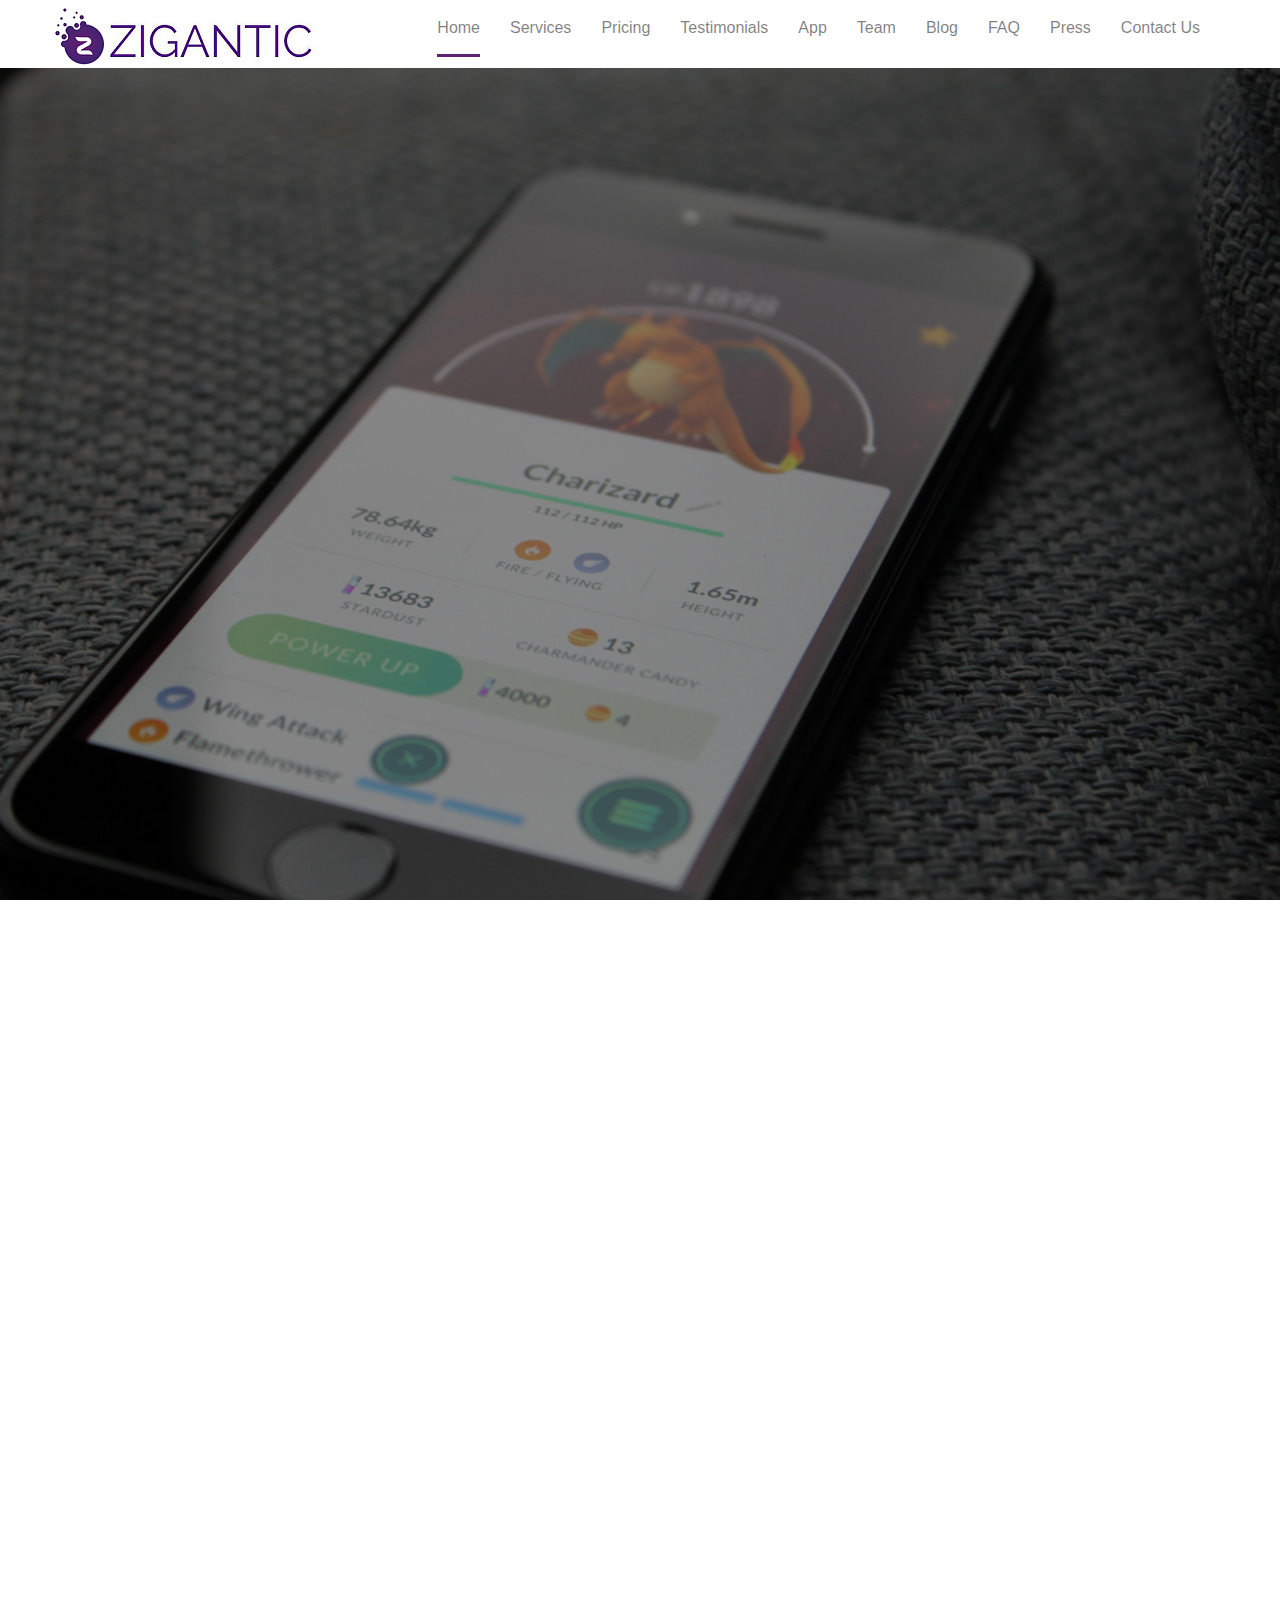
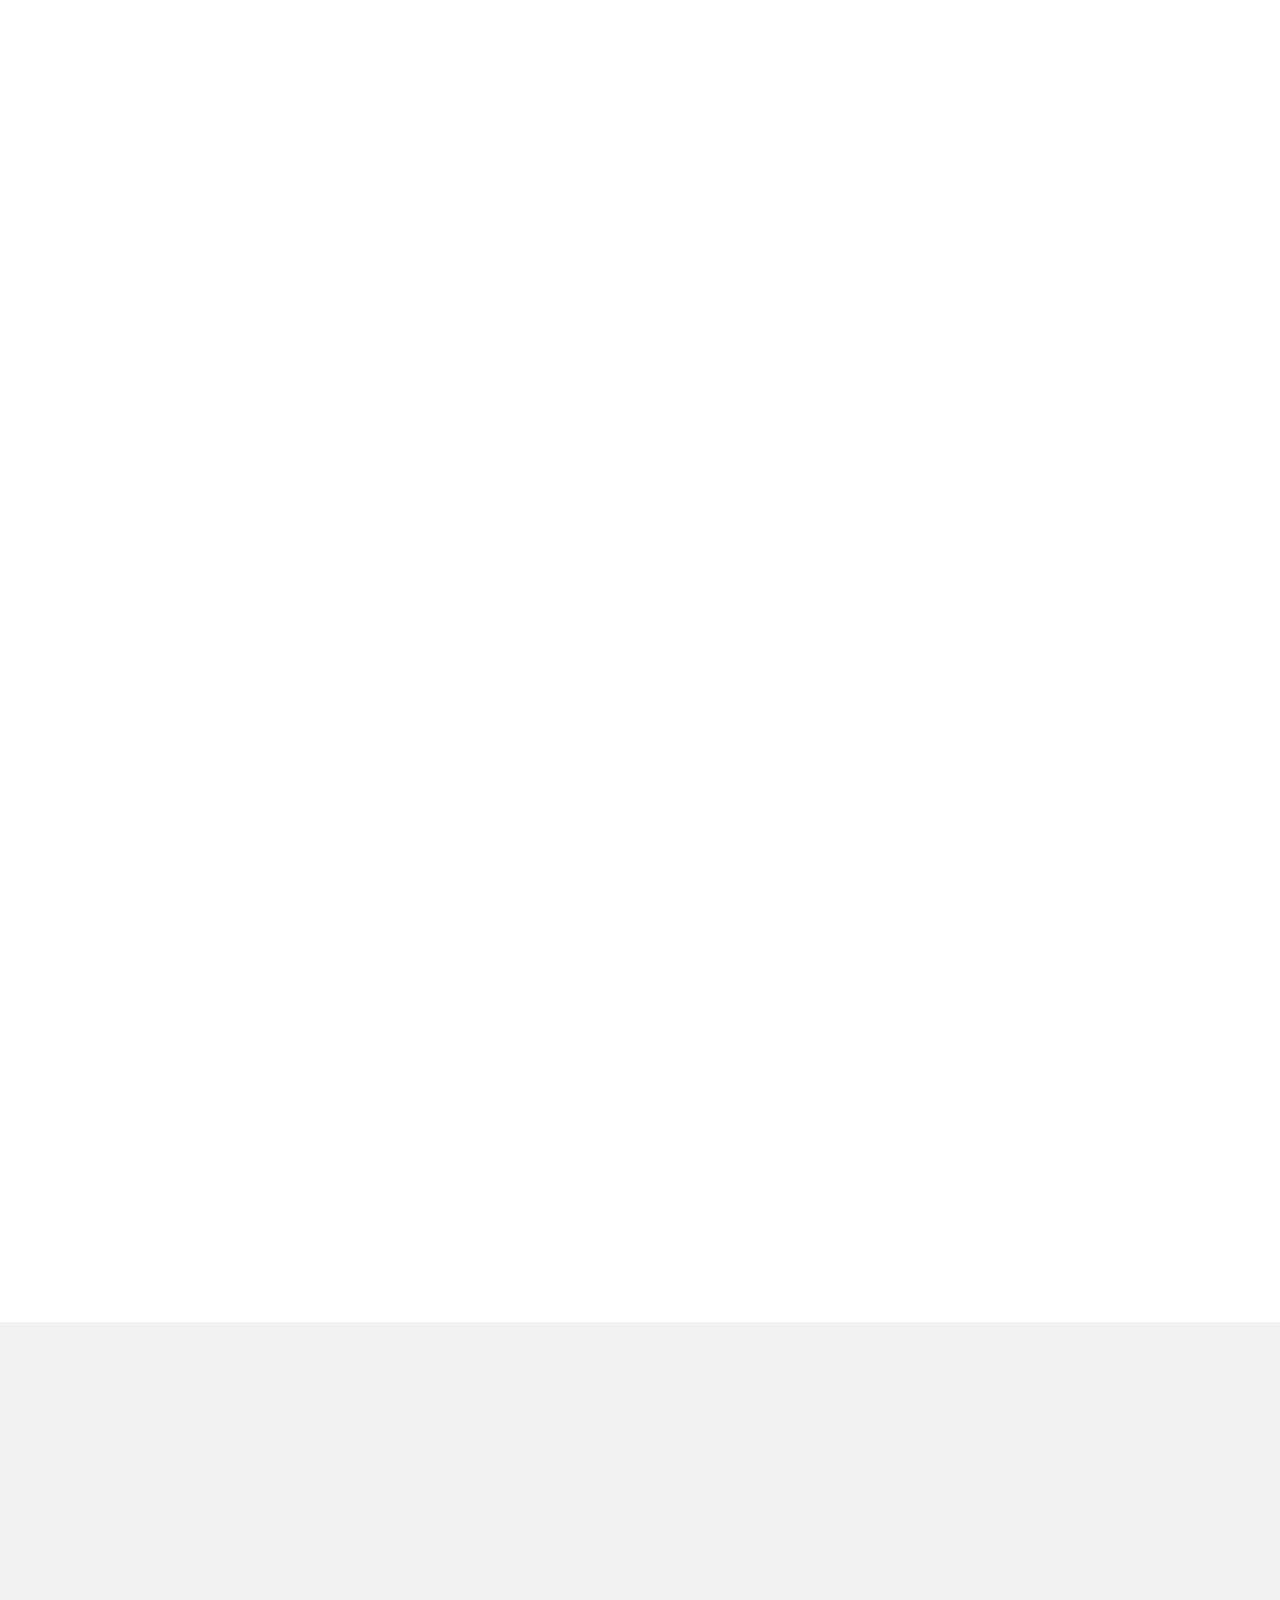
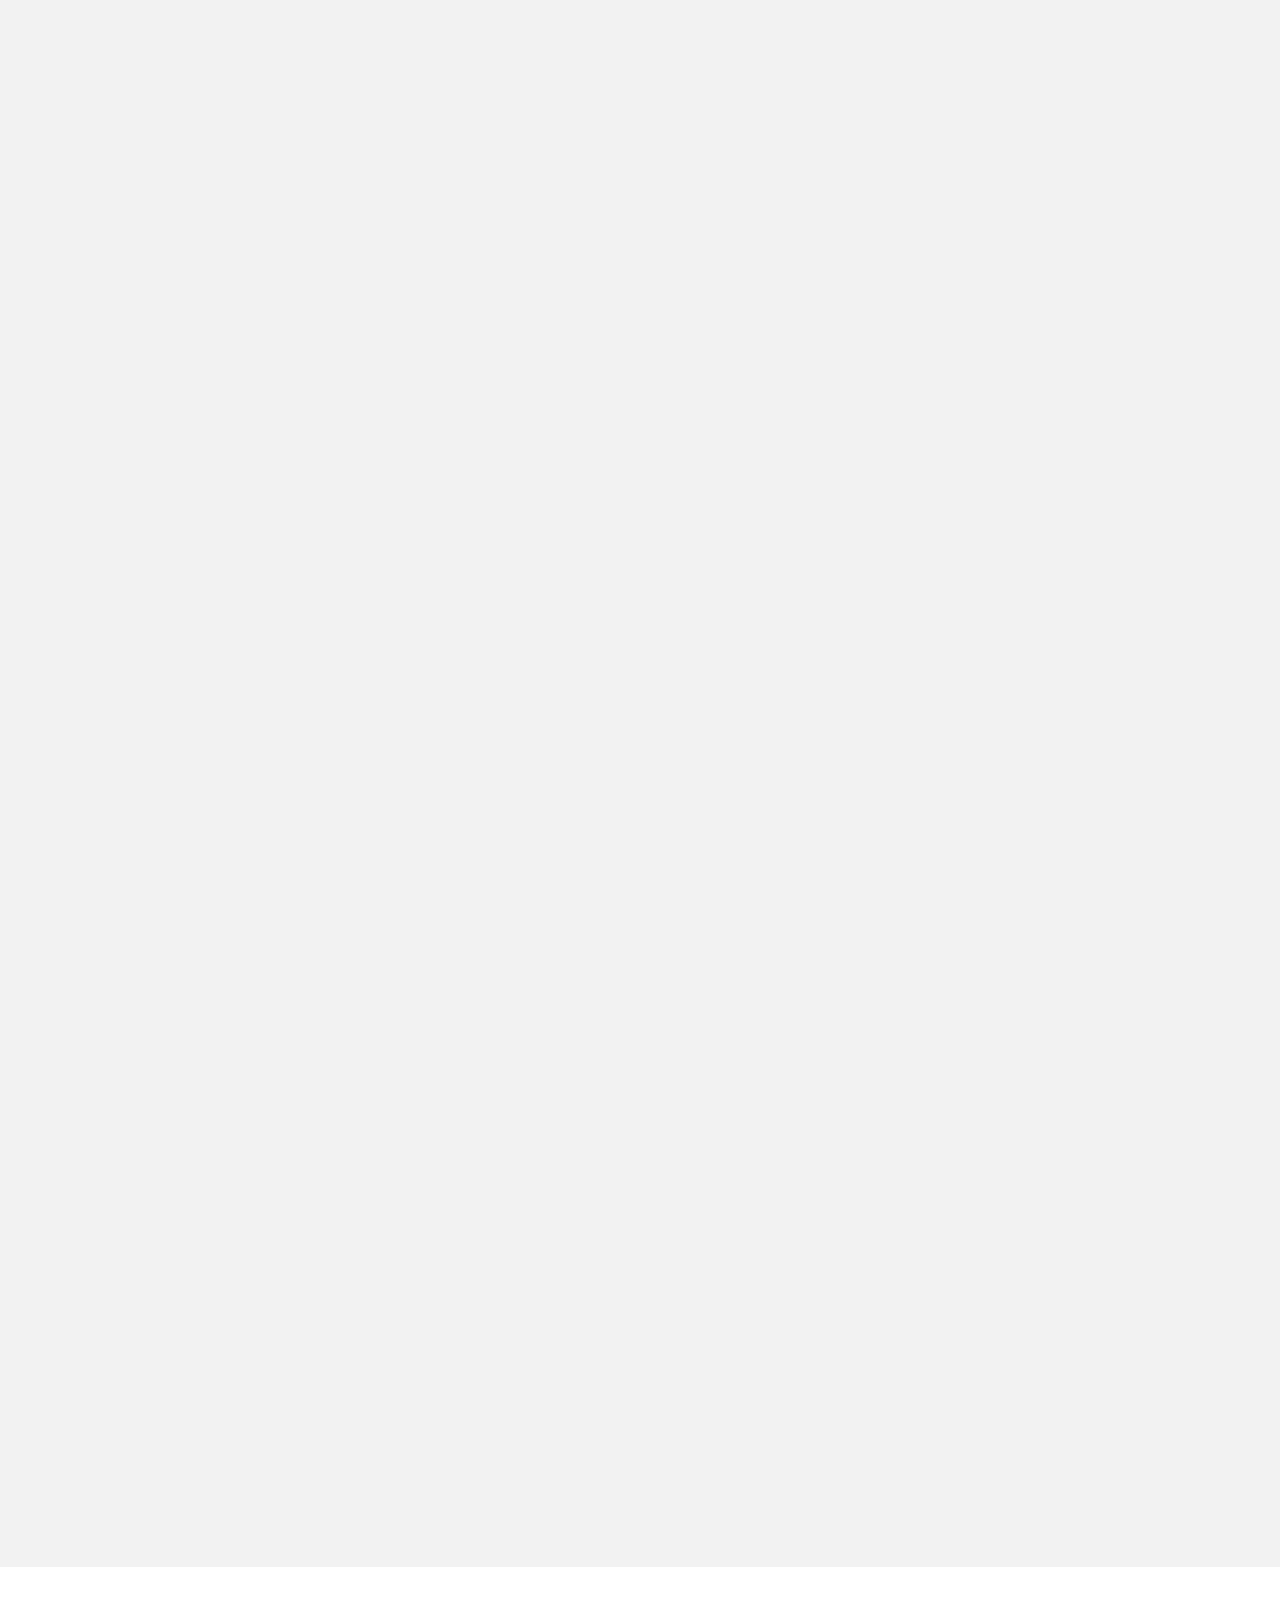
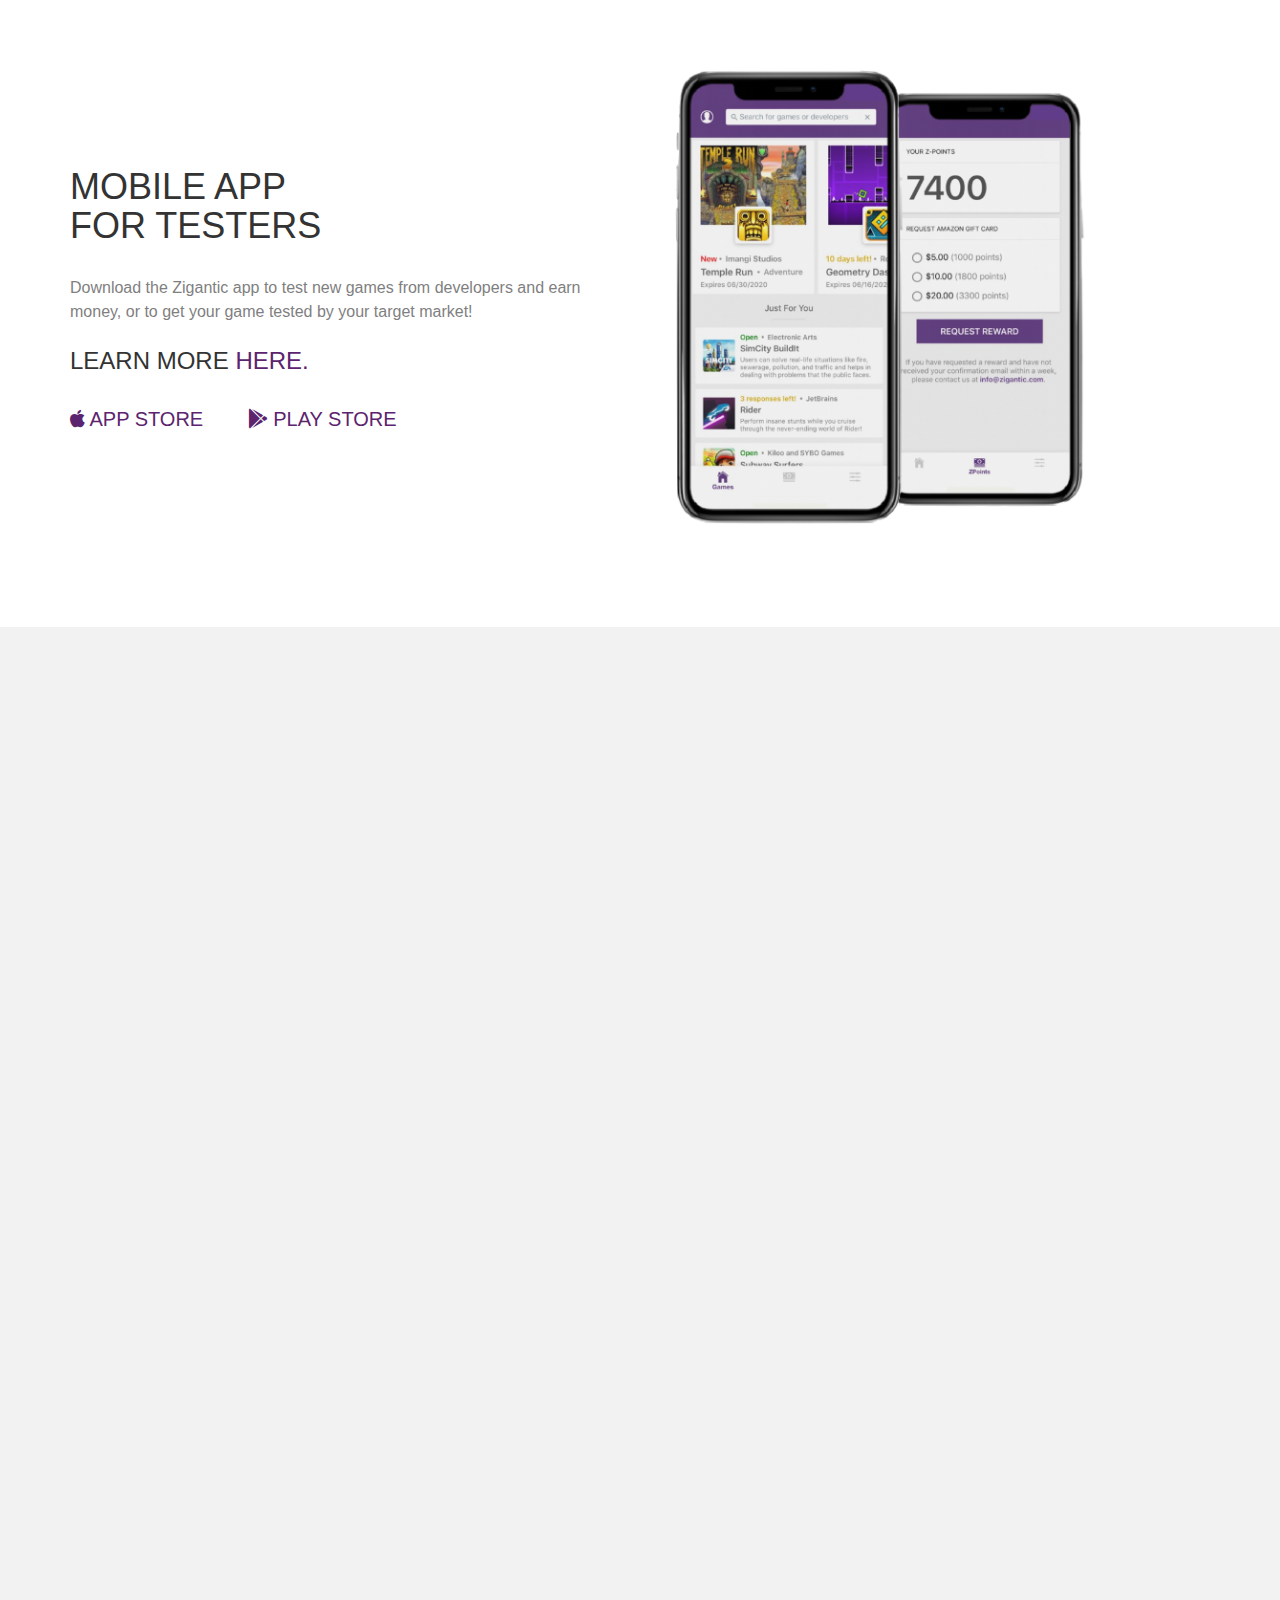
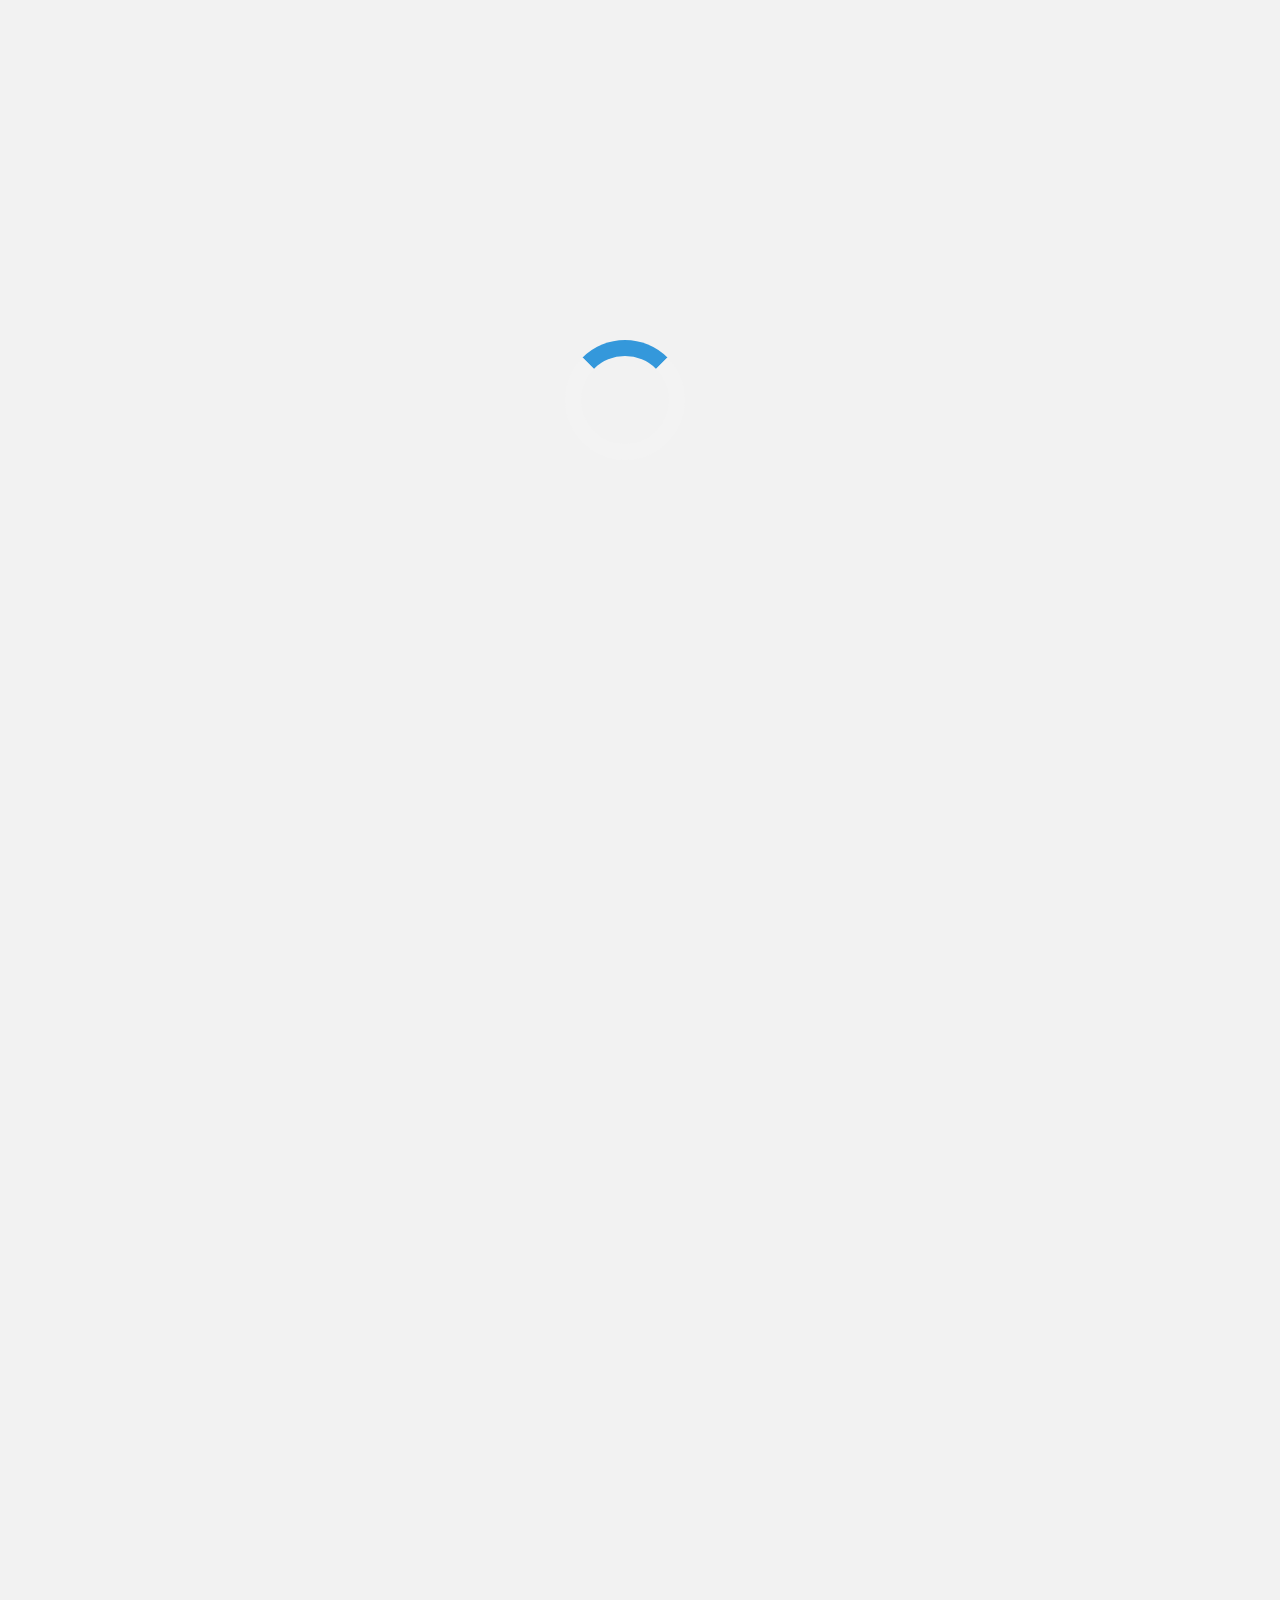
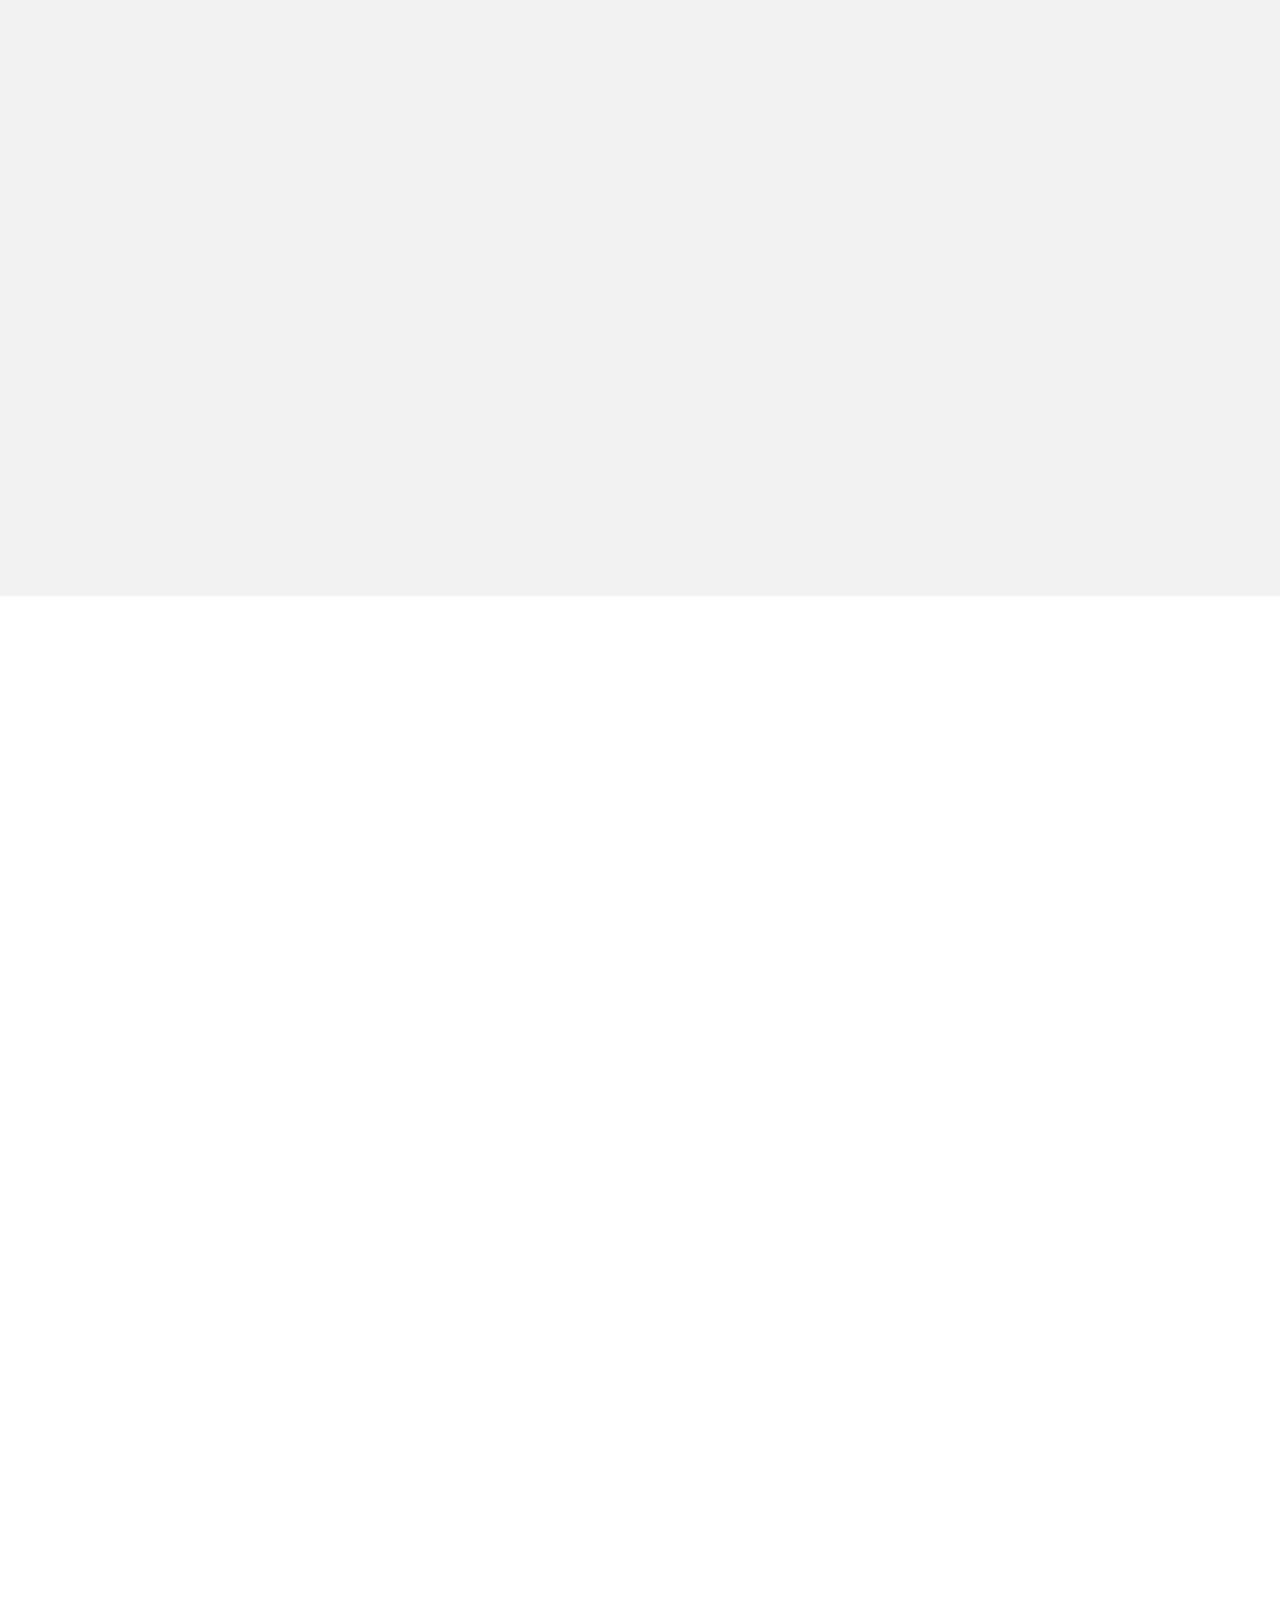
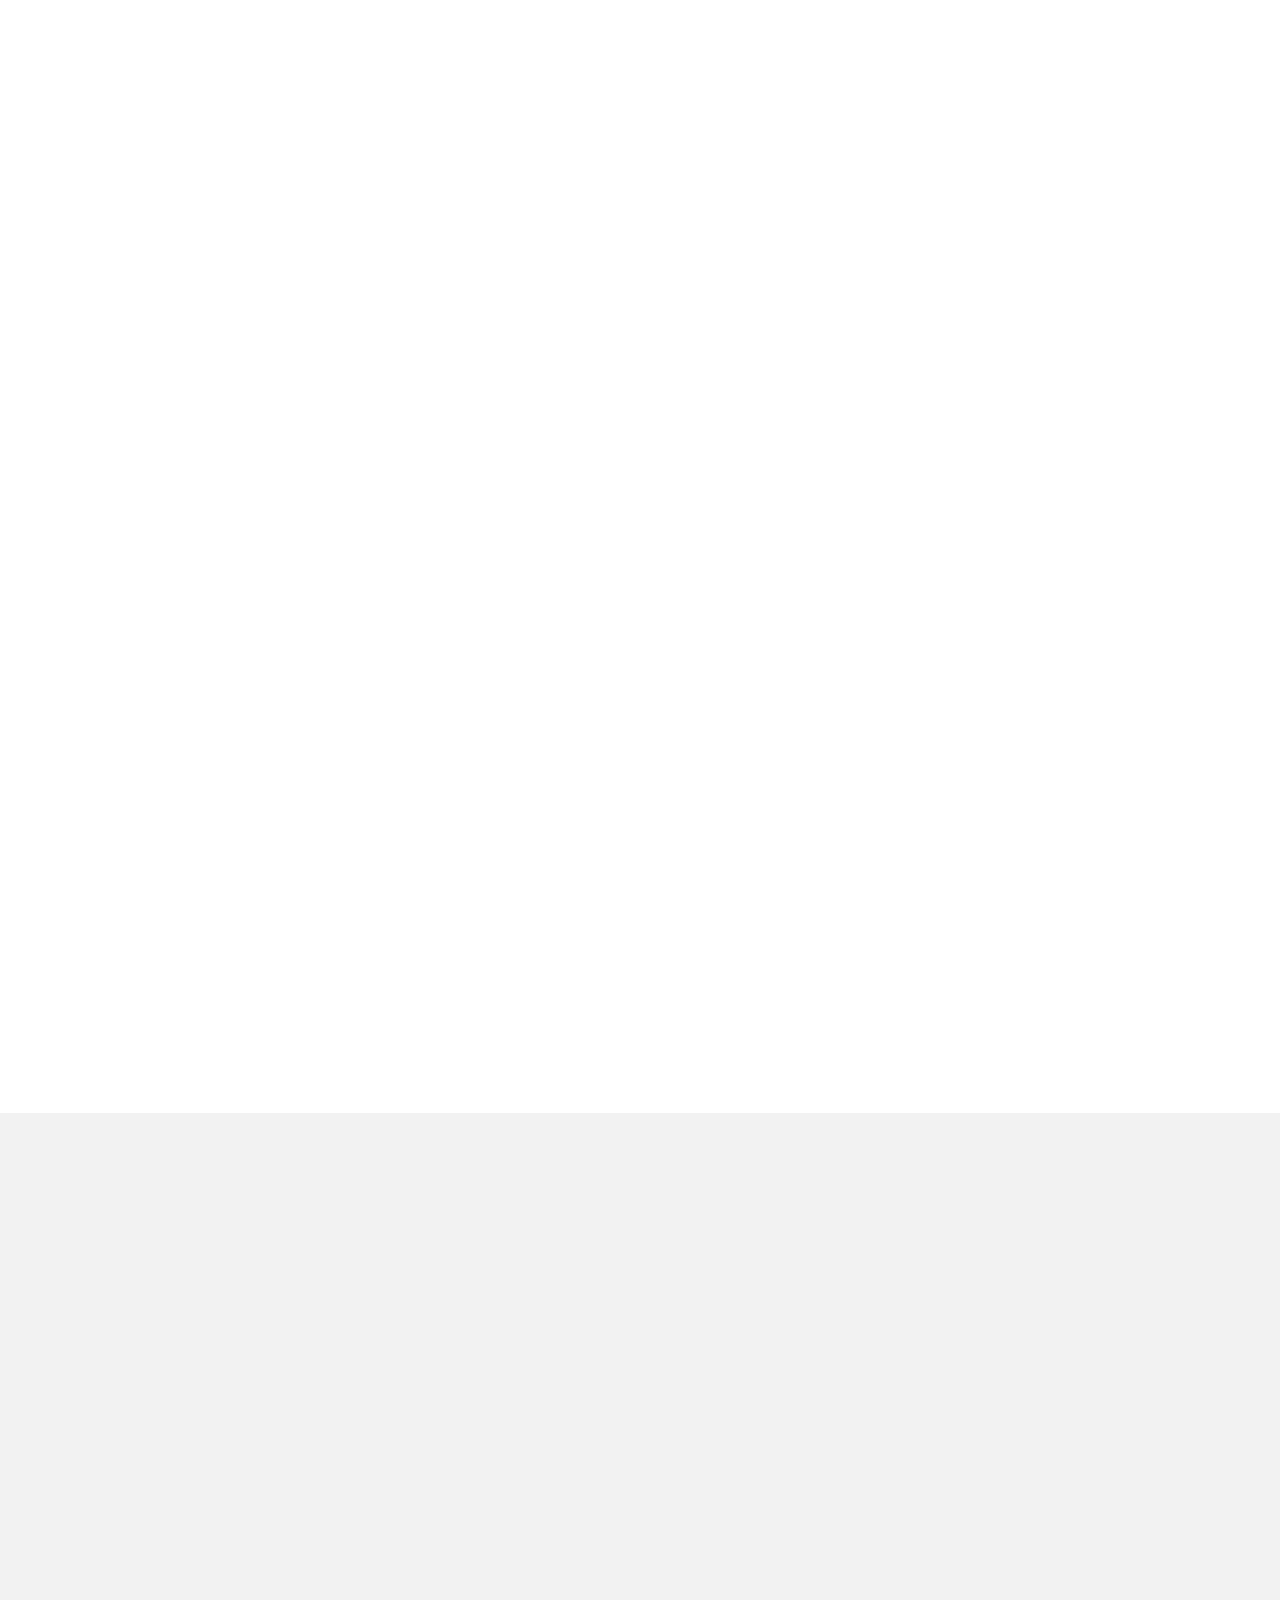
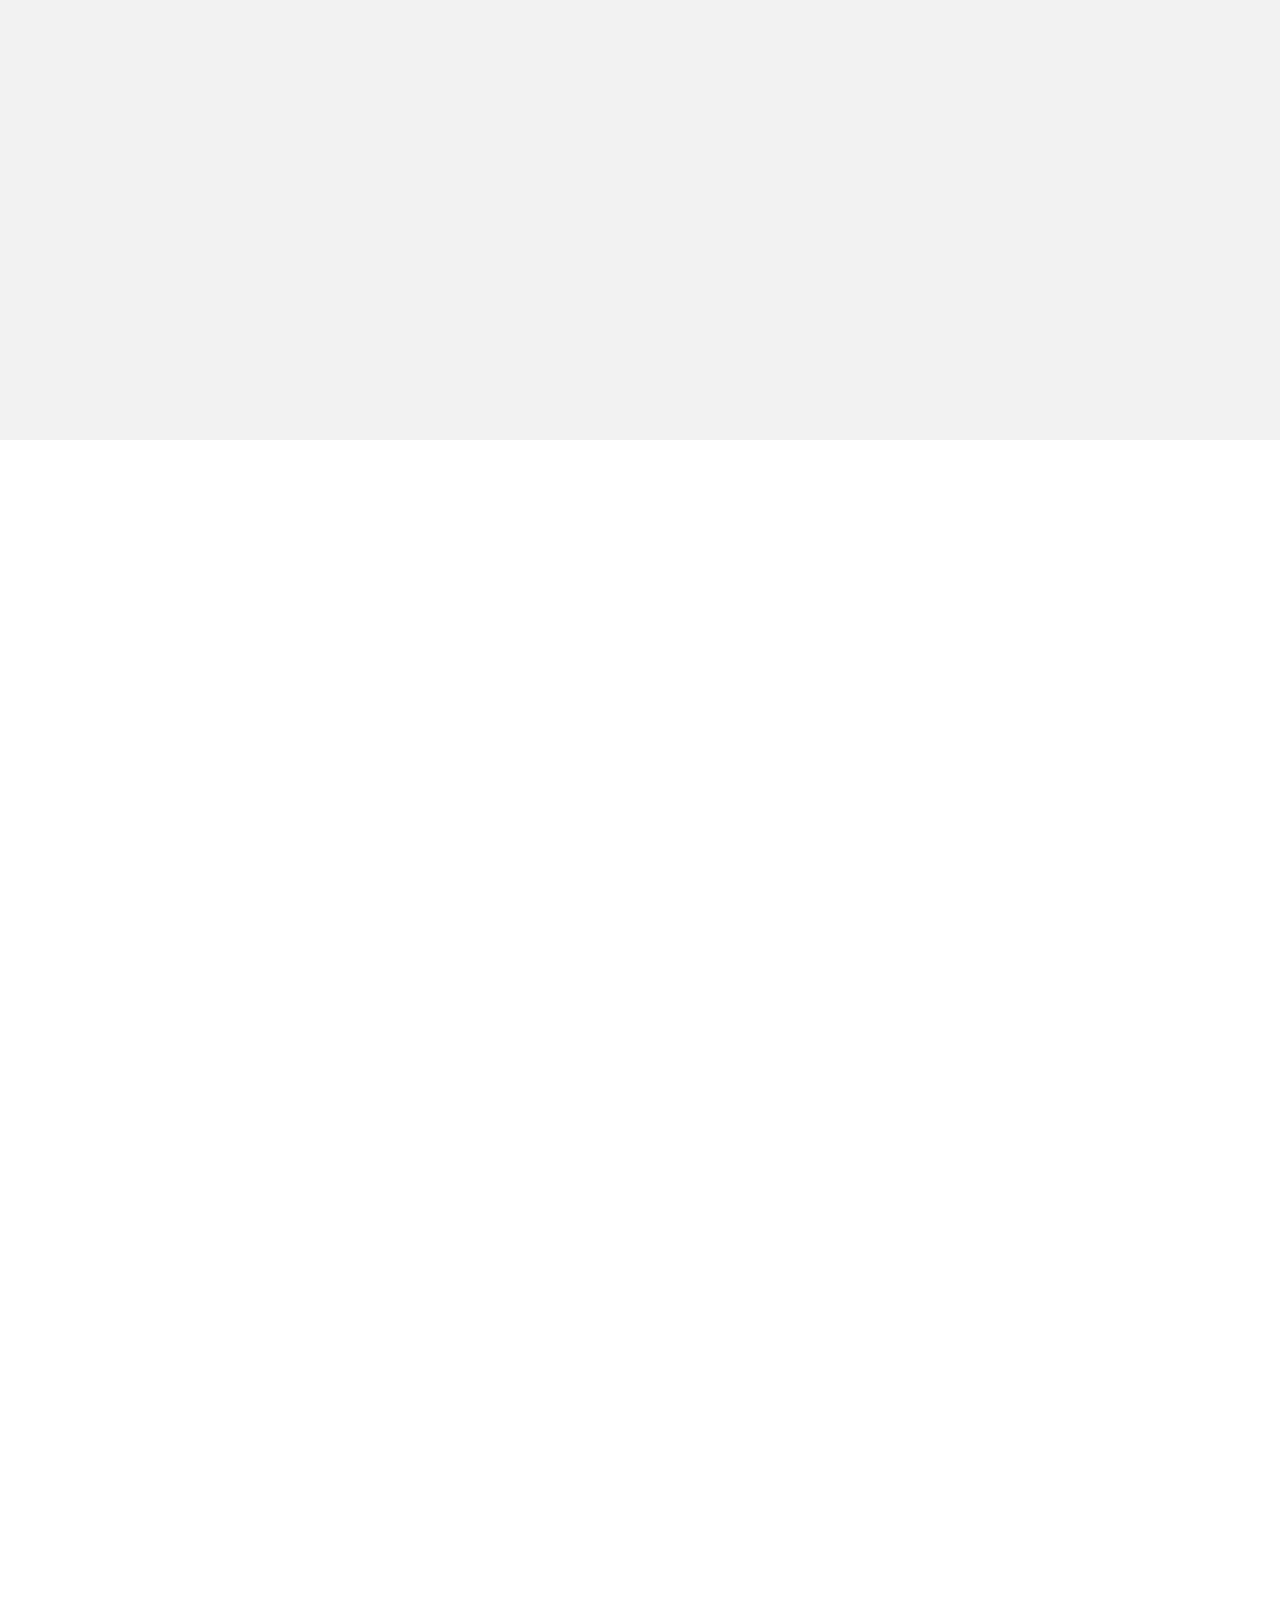
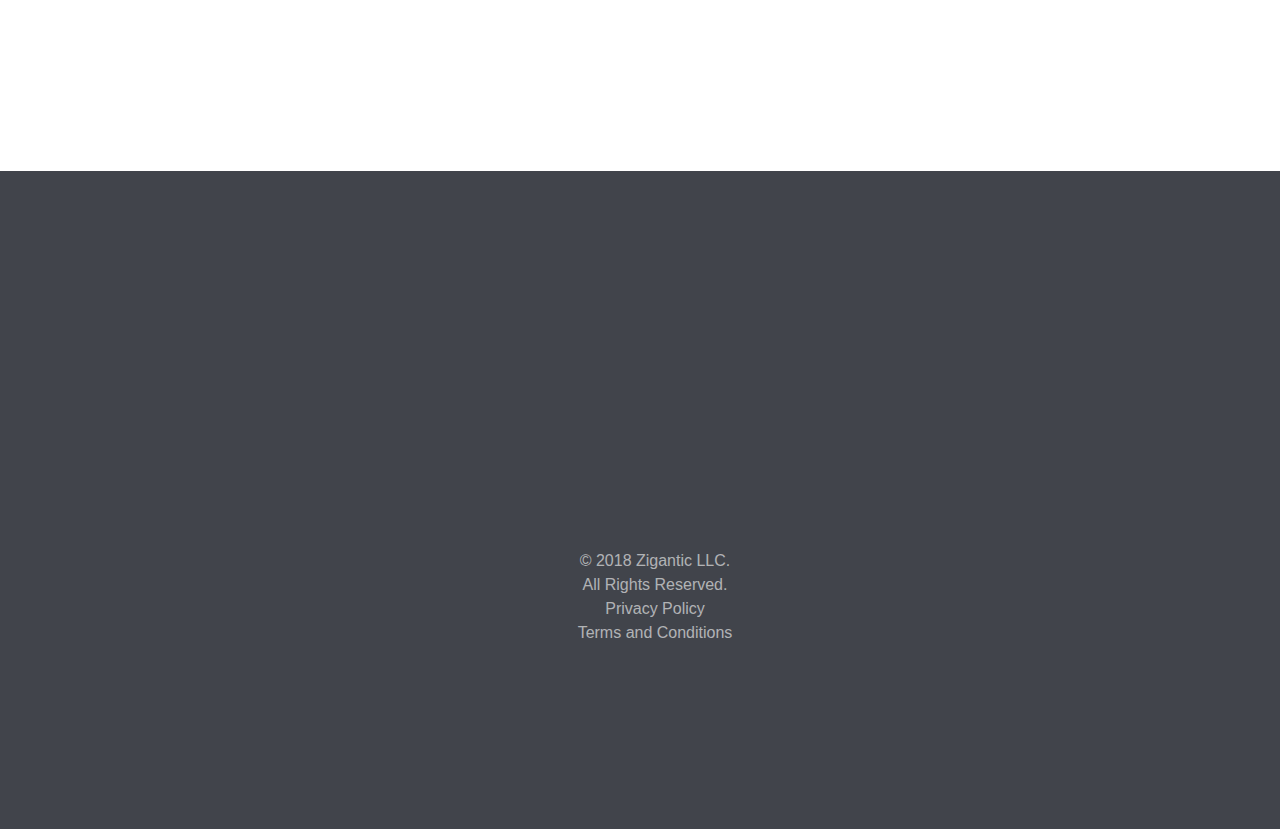
<file: index.html>
<!DOCTYPE html>
<!--[if lt IE 7]>      <html class="no-js lt-ie9 lt-ie8 lt-ie7"> <![endif]-->
<!--[if IE 7]>         <html class="no-js lt-ie9 lt-ie8"> <![endif]-->
<!--[if IE 8]>         <html class="no-js lt-ie9"> <![endif]-->
<!--[if gt IE 8]><!--> <html class="no-js"> <!--<![endif]-->
    <head>

    <meta charset="utf-8">
    <meta name="viewport" content="width=device-width, initial-scale=1">
    <link rel="shortcut icon" type="image/png" href="logo.png">
    <style>
    /* Center the loader */
    #loader {
      position: absolute;
      left: 50%;
      top: 50%;
      z-index: 1;
      width: 150px;
      height: 150px;
      margin: -75px 0 0 -75px;
      border: 16px solid #f3f3f3;
      border-radius: 50%;
      border-top: 16px solid #3498db;
      width: 120px;
      height: 120px;
      -webkit-animation: spin 2s linear infinite;
      animation: spin 2s linear infinite;
    }

    @-webkit-keyframes spin {
      0% { -webkit-transform: rotate(0deg); }
      100% { -webkit-transform: rotate(360deg); }
    }

    @keyframes spin {
      0% { transform: rotate(0deg); }
      100% { transform: rotate(360deg); }
    }

    /* Add animation to "page content" */
    .animate-bottom {
      position: relative;
      -webkit-animation-name: animatebottom;
      -webkit-animation-duration: 1s;
      animation-name: animatebottom;
      animation-duration: 1s
    }

    @-webkit-keyframes animatebottom {
      from { bottom:-100px; opacity:0 } 
      to { bottom:0px; opacity:1 }
    }

    @keyframes animatebottom { 
      from{ bottom:-100px; opacity:0 } 
      to{ bottom:0; opacity:1 }
    }

    #myDiv {
      display: none;
      text-align: center;
    }
</style>
</head>
<body onload="myFunction()" style="margin:0;">

<div id="loader"></div>
    <meta http-equiv="X-UA-Compatible" content="IE=edge">
    <title>Zigantic LLC</title> 
    <link rel="shortcut icon" type="images/png" href="images/favicon.PNG" />
    
    <!-- Facebook and Twitter integration -->
    <meta property="og:title" content=""/>
    <meta property="og:image" content=""/>
    <meta property="og:url" content=""/>
    <meta property="og:site_name" content=""/>
    <meta property="og:description" content=""/>
    <meta name="twitter:title" content="" />
    <meta name="twitter:image" content="" />
    <meta name="twitter:url" content="" />
    <meta name="twitter:card" content="" />
        
    <link
    href="https://fonts.googleapis.com/css?family=Montserrat:400,600,700"
    rel="stylesheet"
  />
  <link
    href="https://fonts.googleapis.com/css?family=Open+Sans:400,400i,700,700i"
    rel="stylesheet"
  />
  <link href="css2/fontawesome-all.css" rel="stylesheet" />
  <link href="css2/magnific-popup.css" rel="stylesheet" />

  <!-- Favicon  -->
  <link rel="icon" href="images2/favicon.png" />
</head>
    <!-- Place favicon.ico and apple-touch-icon.png in the root directory -->
    <link rel="shortcut icon" href="favicon.ico">

    <!-- <link href='https://fonts.googleapis.com/css?family=PT+Sans:400,700,400italic,700italic' rel='stylesheet' type='text/css'> -->
    
    <!-- Animate.css -->
    <link rel="stylesheet" href="css/animate.css">
    <!-- Icomoon Icon Fonts-->
    <link rel="stylesheet" href="css/icomoon.css">
    <!-- Simple Line Icons -->
    <link rel="stylesheet" href="css/simple-line-icons.css">
    <!-- Bootstrap  -->
    <link rel="stylesheet" href="css/bootstrap.css">
    <!-- Owl Carousel  -->
    <link rel="stylesheet" href="css/owl.carousel.min.css">
    <link rel="stylesheet" href="css/owl.theme.default.min.css">
    <!-- Style -->
    <link rel="stylesheet" href="css/style.css">


    <!-- Modernizr JS -->
    <script src="js/modernizr-2.6.2.min.js"></script>
    <!-- FOR IE9 below -->
    <!--[if lt IE 9]>
    <script src="js/respond.min.js"></script>
    <![endif]-->

    </head>
    
    <body>
    <header role="banner" id="fh5co-header">
        <div class="fluid-container">
            <nav class="navbar navbar-default">      
                <div class="navbar-header">
                    <!-- Mobile Toggle Menu Button -->
                    <a href="index.html"><img src="images/ziganticlogov1.PNG" alt="user"></a>
                    <a href="#" class="js-fh5co-nav-toggle fh5co-nav-toggle" data-toggle="collapse" data-target="#navbar" aria-expanded="false" aria-controls="navbar"><i></i></a>
                     
                </div>
                <div id="navbar" class="navbar-collapse collapse">
                    <ul class="nav navbar-nav navbar-right">
                        <li class="active"><a href="#" data-nav-section="home"><span>Home</span></a></li>
                        <li><a href="#" data-nav-section="services"><span>Services</span></a></li>
                        <li><a href="#" data-nav-section="pricing"><span>Pricing</span></a></li>
                        <li><a href="#" data-nav-section="testimony"><span>Testimonials</span></a></li>
                        <li><a href="#" data-nav-section="app"><span>App</span></a></li>
                        <li><a href="#" data-nav-section="team"><span>Team</span></a></li>
                        <li><a href="#" data-nav-section="blog"><span>Blog</span></a></li>
                        <li><a href="#" data-nav-section="faq"><span>FAQ</span></a></li>
                        <li><a href="#" data-nav-section="trusted"><span>Press</span></a></li>
                        <li><a href="#" data-nav-section="footer"><span>Contact Us</span></a></li>
                        <!--<li class="call-to-action"><a class="sign-up" href="#"><span>Sign Up</span></a></li>
                        <li class="call-to-action"><a class="log-in" href="#"><span>Login</span></a></li> -->
                    </ul>
                </div>
            </nav>
      </div>
    </header>

    <section id="fh5co-home" data-section="home" style="background-image: url(images/homage_final.jpg);" data-stellar-background-ratio="0.5">
        <div class="gradient"></div>
        <div class="container">
            <div class="text-wrap">
                <div class="text-inner">
                    <div class="row">
                        <div class="col-md-8 col-md-offset-2 text-center">
                            <h1 class="to-animate">Game Insights From Real Users</h1>
                            <h2 class="to-animate">Our large and unbiased player network gives you a deep understanding of player action and response for your game. </h2>
                            <div class="call-to-action">
                                
                                   <div id="navbar">
                                            <a href = "test.html" data-nav-section="services" class="demo to-animate">Start Testing</a>
                 
                                    </div>
                                    
                                <!-- Put link to -->
                                <!--<a href="#" class="download to-animate">Reviewers</a>-->
                            </div>
                        </div>
                    </div>
                </div>
            </div>
        </div>
    </section>

    <script>
        var myVar;
        
        function myFunction() {
          myVar = setTimeout(showPage, 3000);
        }
        
        function showPage() {
          document.getElementById("loader").style.display = "none";
          document.getElementById("myDiv").style.display = "block";
        }
        </script>

    <section id="fh5co-services" data-section="services">
        <div class="fh5co-services">
            <div class="container">
                <div class="row">
                    <div class="col-md-12 section-heading text-center">
                        <h2 class="to-animate"><span class="purpletext">Our Services</span></h2>
                        <div class="row">
                            <div class="col-md-8 col-md-offset-2 subtext">
                                <h3 class="to-animate">Zigantic's vision is simple: We deliver real feedback from avid gamers that empowers developers to create the best game possible.
                                    <br><br>
                                    Want to get your game tested? Start <a href="test.html">here</a>.
                                    <br><br>
                                    If you are part of Game Dev London, click <a href="gamedevlondon.html">here</a> for testing.
                                    <br><br>
                                    Or become a tester <a href="join.html">here</a>.
                                </h3>
                            </div>
                        </div>
                    </div>
                </div>
                <div class="col-md-3 text-center">
                        <div class="box-services">
                            <div class="icon to-animate">
                                <span><i class="icon-people"></i></span>
                            </div>
                            <div class="fh5co-post to-animate">
                                <h3>The Testers</h3>
                                <p>True gamers. Gaming is not just a job for our reviewers, it is a lifestyle.  </p>
                            </div>
                        </div>
                    </div>
                    <div class="col-md-3 text-center">
                        <div class="box-services">
                            <div class="icon to-animate">
                                <span><i class="icon-plus"></i></span>
                            </div>
                            <div class="fh5co-post to-animate">
                                <h3>Validate Your Game</h3>
                                <p>We give you insights about what hooks players, identify what causes player drop-offs, and uncover what stimulates users. </p>
                            </div>
                        </div>

                    </div>
                    <div class="col-md-3 text-center">
                        <div class="box-services">
                            <div class="icon to-animate">
                                <span><i class="icon-energy"></i></span>
                            </div>
                            <div class="fh5co-post to-animate">
                                <h3>Do It Efficiently</h3>
                                <p>We lower your new product release costs, helping you maximize your budget for go-to-market activities.</p>
                            </div>
                        </div>

                    </div>
                    <div class="col-md-3 text-center">
                        <div class="box-services">
                            <div class="icon to-animate">
                                <span><i class="icon-pie-chart"></i></span>
                            </div>
                            <div class="fh5co-post to-animate">
                                <h3>Derive Deep Insights</h3>
                                <p> Connect first-hand with players to ask deeper questions and to derive key insights for effective design feedback.</p>
                            </div>
                        </div>
                    </div>
                </div>
            </div>
        </div>
    </section>

    <section id="fh5co-pricing" data-section="pricing" >
        <div class="fh5co-pricing">
            <div class="container">
                <div class="row">
                    <div class="col-md-12 section-heading text-center">
                        <h2 class="to-animate"><span class="purpletext">Pricing</span></h2>
                        <div class="row">
                            <!-- <div class="col-md-8 col-md-offset-2 subtext">
                                <h3 class="to-animate">Zigantic's vision is simple: We deliver real feedback from avid gamers that empowers developers to create the best game possible.</h3>
                            </div> -->
                        </div>
                    </div>
                </div>
                
                    <div class="col-md-3 col-sm-6">
                        <div class="price-box to-animate">
                            
                            <h2 class="pricing-plan">Bronze Package</h2>
                            <div class="price"><sup class="currency">$</sup>6.99<small>/review</small></div>
                            <p>Includes highly useful written feedback to improve your game</p>
                            <hr>
                            <ul>
                                <li>Written User Review/Feedback</li>
                                <br>
                                <br>
                                <br>
                                <br>
                                <br>
                                <br>
                            </ul>
                        </div>
                    </div>
                     
                    
                
                    <div class="col-md-3 col-sm-6">
                     
                        <div class="price-box to-animate">
                            <h2 class="pricing-plan">Silver Package</h2>
                            <div class="price"><sup class="currency">$</sup>11.99<small>/review</small></div>
                            <p>Allows you to gain in-depth feedback by having reviewer contact info</p>
                            <hr>
                                <ul>
                                <li>Written User Review/Feedback</li>
                                <li>Reviewer Contact Info</li>
                                <br>
                                <br>
                                <br>
                                <br>
                                </ul>
                            
                            
                        
                    </div>
                </div>
                    <div class="clearfix visible-sm-block"></div>
                    <div class="col-md-3 col-sm-6 to-animate">
                        <div class="price-box popular">
                            <div class="popular-text">Best value</div>
                            <h2 class="pricing-plan">Gold Package </h2>
                            <div class="price"><sup class="currency">$</sup>16.99<small>/review</small></div>
                            <p>Derive key insights from 5 minutes of recorded gameplay.</p>
                            <hr>
                            <ul>
                                <li>Written User Feedback</li>
                                <li>5 minute screen recording from one tester</li>
                                <li>Reviewer Contact Info</li>
                                <br>
                                <br>
                            </ul>
                            
                        </div>
                    </div>
                   
                    <div class="col-md-3 col-sm-6">
                        <div class="price-box to-animate">
                            <h2 class="pricing-plan">Trend Analysis</h2>
                            <div class="price"><sup class="currency">$</sup>39.99</div>
                            <p>A detailed analysis of trends accross all player reviews.</p>
                            <hr>
                            <ul>
                                <li>Overall Trend Summary</li>
                                <li>Screen Recording AI-Based Analysis</li>
                                <!-- <li><a> <span title="Zigantic Focus Groups are a made up of multiple people in a video chat where a game developer can connect firsthand with their testers, learning the experiences of their users based off of their already submitted feedback.">Focus group</span></a> with player</li> -->
                                <li>Exact Steps to Improve Your Game</li>
                            </ul>
                            
                        </div>
                    </div>
                        </div>
                     
                

                

            </div>
    </section>  

    <section id="fh5co-testimony" class="fh5co-bg-color" data-section="testimony">
        <div class="container">
            <div class="row">
                <div class="col-md-12 section-heading text-center">
                    <h2 class="to-animate"><span class="purpletext">Testimonials</span></h2>
                    <div class="row">
                        <div class="col-md-8 col-md-offset-2 subtext to-animate">
                        </div>
                    </div>
                </div>
            </div>
            <div class="row">
                <div class="col-md-12 to-animate">
                    <div class="wrap-testimony">
                        <div class="owl-carousel-fullwidth">
                            <div class="item">
                                <div class="testimony-slide active text-center" style="height: 400px;">
                                    <figure>
                                        <img src="images/mansoor.jpg" alt="user">
                                    </figure>
                                    <span>Mansoor Pathiyanthara, <a href="https://gamasome.com/" target="blank">Gamasome Interactive</a></span>
                                    <blockquote>
                                        <p>&ldquo;Really loved the unique selling point of the services Zigantic provides. The low cost, honest feedback and playtesting helped iron out the flaws of our games while improving engagement. I highly recommend it, especially to indie game developers.
                                            &rdquo;</p>
                                    </blockquote>
                                </div>
                            </div>
                            <div class="item">
                                <div class="testimony-slide active text-center">
                                    <figure>
                                        <img src="images/eric_zinda.PNG" alt="user">
                                    </figure>
                                    <span>Eric Zinda, <a href="https://www.inductorsoftware.com/" target="blank">Inductor Game Studio</a></span>
                                    <blockquote>
                                        <p>&ldquo;...It was a very low overhead way to get user feedback from a critical market quickly, and a solid overall value. I will definitely be using them [Zigantic] again...&rdquo;</p>
                                    </blockquote>
                                </div>
                            </div>
                            
                            <div class="item">
                                <div class="testimony-slide active text-center">
                                    <figure>
                                        <img src="images/jeet%20v2.jpeg" alt="user">
                                    </figure>
                                    <span>Jeet Rajesh, Student</span>
                                    <blockquote>
                                        <p>&ldquo;Zigantic was a fun and easy way for me to get some pocket money. I just had to play a fun game, complete a 5 minute survey, and in 10 minutes, I earned $5. I will continue to use Zigantic in the future, and you all should use it too!&rdquo;</p>
                                    </blockquote>
                                </div>
                            </div>
                            
                        </div>
                    </div>
                </div>
            </div>
        </div>
        <br><br><br>
        <center><iframe src="https://docs.google.com/forms/d/e/1FAIpQLSfYtfPaxEr9gilz0H4YBE2l5HsAeL9KLDoimIQWzSBkJtWZuQ/viewform?embedded=true" width="100%" height="870" frameborder="0" marginheight="0" marginwidth="0">Loading…</iframe></center>
    </section>
<section id="app" data-section="app">
    <header id="header" class="header" style="margin-top: 80px; margin-bottom: 80px;">
        <div class="header-content">
          <div class="container">
            <div class="row">
              <div class="col-lg-6">
                  
                <div class="text-container">
                    <br><br><br><br>
                    
                  <h1>
                    MOBILE APP <br />FOR
                    <span id="js-rotating">TESTERS, DEVELOPERS</span>
                  </h1>
                  <p class="p-large">
                    Download the Zigantic app to test new games from developers
                    and earn money, or to get your game tested by your target
                    market! <br>
                  </p>
                  <h3>LEARN MORE <a href="app.html">HERE.</a></h3>
                  <a class="btn-solid-lg page-scroll" href="https://apps.apple.com/us/app/zigantic/id1363004308"
                    ><i class="fab fa-apple"></i>     APP STORE           &nbsp;&nbsp;&nbsp;&nbsp;&nbsp;&nbsp;      </a
                  > 
                  <a class="btn-solid-lg page-scroll" href="https://play.google.com/store/apps/details?id=com.zigantic.game"
                    ><i class="fab fa-google-play"></i>                    PLAY STORE</a
                  >
                </div>
              </div>
              <!-- end of col -->
              <div class="col-lg-6">
                <div class="image-container">
                  <img
                    class="img-fluid"
                    src="images2/header-iphone.png"
                    alt="alternative"
                    height=500px
                  />
                </div>
                <!-- end of image-container -->
              </div>
              <!-- end of col -->
            </div>
            <!-- end of row -->
          </div>
          <!-- end of container -->
        </div>
        <!-- end of header-content -->
      </header>
    </section>
    <section id="fh5co-team" class="fh5co-bg-color" data-section="team">
        <div class="fh5co-team">
            <div class="container">
                <div class="row">
                    <div class="col-md-12 section-heading text-center">
                        <h2 class="to-animate"><span class="purpletext">Team</span></h2>
                        <div class="row">
                            <div class="col-md-8 col-md-offset-2 subtext">
                                <h3 class="to-animate"><p>Self-described gamers and geeks. In early 2017, Vignav and Rishab found themselves connecting two of their strongest passions (entrepreneurship and gaming) to help independent game developers to build the world's best games. To achieve this ambitious goal, they built a proprietary panel of play-testing experts across the globe, and Zigantic was born. </p>
                                    
                                    
                                <p>From then on out, we've understood how instrumental feedback is in augmenting a game for the better. It's what has led us to believe in the power of crowdsourcing and playtesting to drive impactful change. Today, we're a determined team on a mission to change the way games are developed throughout their lifecycle. We provide developers with the resources to break through barriers and clear hurdles to make their games revolutionary. </p>

                                    
                                    <p>We see success in our customers' success, and thus we work hard to find solutions to the problems they face. Share your goals with us, and together, no matter what, we'll help you accomplish great feats with your games and then celebrate your success. Zigantic is backed by The Indus Entrepreneurs (TiE) Seattle. TiE is a global organization founded with the goal of fostering entrepreneurship and supporting startups from conception to completion. Zigantic is also mentored by a group of experienced advisors from industry giants Microsoft, Amazon, PayPal, and Box. </p>




 </h3>
                            </div>
                        </div>
                    </div>
                </div>
                <div class="row">
                    <div class="col-md-4 col-md-offset-2"">
                        <div class="team-box text-center to-animate-2">
                            <div class="user"><img class="img-reponsive" src="images/Screen Shot 2021-02-27 at 11.55.18 AM.png" alt="Roger Garfield"></div>
                            <h3>Vignav Ramesh</h3>
                            <span class="position">Co-Founder, CEO</span>
<p>Vignav Ramesh is currently a senior at Saratoga High School in Saratoga, California. He codes in Java, HTML, Python, and more; he competes in tennis tournaments; he is a state finalist and national competitor in speech and debate; he plays double bass in a youth symphony; he is an AMC 10 Distinguished Honor Roll holder and AIME qualifier; and his team has reached Worlds in the First Robotics Competition. Vignav writes for the Northwest Youth Journal, was a Team America Rocketry Challenge finalist, and is a Duke TIP and JHU CTY qualifier.</p>
                            <ul class="social-media">
                                <li><a href="mailto:vignav@zigantic.com" class="email"><i class="fa fa-envelope" style="font-size:24px; color:#a548c4"></i></a></li>
                                <li><a href="https://www.facebook.com/vignav.ramesh.9" class="facebook"><i class="icon-facebook"></i></a></li>
                                <li><a href="https://github.com/rvignav" class="github"><i class="icon-github-alt"></i></a></li>
                            </ul>
                        </div>
                    </div>

                    <div class="col-md-4">
                        <div class="team-box text-center to-animate-2">
                            <div class="user"><img class="img-reponsive" src="images/rishab.jpeg" alt="Roger Garfield"></div>
                            <h3>Rishab Mohan</h3>
                            <span class="position">Co-Founder, CMO</span>
                            <p>Rishab Mohan is a senior at The International School located in Bellevue, Washington. He is a member of TiE Young Entrepreneurs 2017-18 Cohort (global business plan winner with co-founder Vignav Ramesh), and won first place in the Original Project Design sector at the Washington State Computing for All Computer Science Competition along with Vignav. He is robotics fan and First Lego League Semi-finalist, a U.S. National Under-13 Cricket Champion, an AMC 8/10 honors student, and an under 17 Northwest badminton champion.</p>
                            <ul class="social-media">
                                <li><a href="mailto:rishab@zigantic.com" class="email"><i class="fa fa-envelope" style="font-size:24px; color:#a548c4"></i></a></li>
                                <li><a href="https://www.facebook.com/rishab.mohan.9" class="facebook"><i class="icon-facebook"></i></a></li>
                            </ul>
                        </div>
                    </div>
                    <row>
                    <div class="col-md-4 col-md-offset-2" style="position: relative; padding-top: 100px;">
                        <div class="team-box text-center to-animate-2">
                            <div class="user"><img class="img-reponsive" src="images/sahil.png" alt="Roger Garfield"></div>
                            <h3>Sahil Kancherla</h3>
                            <span class="position">CTO</span>
<p>Sahil Kancherla is a first-year college student and alumni of Tesla STEM High School. He has a passion for business and computer science and is constantly seeking new avenues to expand his skills. His hobbies include FBLA, TSA, and novel programming projects. He also loves playing football with his friends and cricket competitively, where he has won the national tournament representing the Northwest Region. He has also traveled overseas to India and Sri Lanka to represent the country.</p>                            <ul class="social-media">
    <li><a href="mailto:sahil@zigantic.com" class="email"><i class="fa fa-envelope" style="font-size:24px; color:#a548c4"></i></a></li>
    <li><a href="https://www.linkedin.com/in/sahil-kancherla-a0a62118b" class="linkedin"><i class="icon-linkedin"></i></a></li>
                                <li><a href="https://github.com/sahilkancherla" class="github"><i class="icon-github-alt"></i></a></li>
                            </ul>
                        </div>
                    </div>
                    <div class="col-md-4" style="position: relative; padding-top: 100px;">
                        <div class="team-box text-center to-animate-2">
                            <div class="user"><img class="img-reponsive" src="images/arav.png" alt="Roger Garfield"></div>
                            <h3>Arav Manchanda</h3>
                            <span class="position">VP Marketing and Sales</span>
<p>Arav Manchanda is a freshman at the University of Washington in Seattle, WA. He is very passionate about sports, and plays squash for the PRO Sports Club in Bellevue, in addition to competing around the country in tournaments. He also plays cricket, and was selected to the Northeast Regional Cricket Team.</p>
                            <ul class="social-media">
                                <li><a href="mailto:arav@zigantic.com" class="email"><i class="fa fa-envelope" style="font-size:24px; color:#a548c4"></i></a></li>
                                <li><a href="https://www.facebook.com/arav.manchanda" class="facebook"><i class="icon-facebook"></i></a></li>
                            </ul>
                        </div>
                    </div>
                    
                </row>
                

                <div class="col-md-12 section-heading text-center" style="position: relative; padding-top: 100px;">
                    <h2 class="to-animate"><span class="purpletext">Zigantic Intern Program Alumni</span></h2>
                    <div class="row">
                        <div class="col-md-8 col-md-offset-2 subtext">
                            <h3 class="to-animate">Vihaan Dheer, iOS App Development | Fall 2018 - Summer 2019</h3>
                            <h3 class="to-animate">Dhreethi Rathore, PWA Development | Summer 2019</h3>
                            <h3 class="to-animate">Sourish Murthy, PWA Development | Summer 2019</h3>
                            <h3 class="to-animate">Tejesh Anand, Mobile App Development | Summer 2019</h3>
                            <h3 class="to-animate">Sage Khanuja, Brand Design | Fall 2018</h3>
                            <h3 class="to-animate">Arnav Manchepalli, Marketing and Sales | Summer 2017</h3>
                        </div>
                    
                    </div>
                </div>
                <div class="col-md-12 section-heading text-center" style="position: relative;">
                    <h2 class="to-animate"><span class="purpletext">Zigantic has sponsored:</span></h2>
                    <div class="row">
                        <div class="col-md-2 col-sm-3 col-xs-6 col-sm-offset-0 col-md-offset-3" style="position: relative; top:20px; left:50px">
                           <div class="partner-logo-2 to-animate-2">
                               <a href="http://gamedevlondon.com/" target="_blank"><img src="images/gamedevlondon.png" alt="Partners" class="img-responsive"></a>
                           </div>
                        </div>
                        <div class="col-md-2 col-sm-3 col-xs-6 col-md-offset-1" style="position: relative; top:10px">
                           <div class="partner-logo-2 to-animate-2">
                               <a href="https://www.meetup.com/sfgamedevelopers/" target="_blank"><img src="images/sfogamedev.png" alt="Partners" class="img-responsive"></a>
                           </div>
                       </div>
                       
                   </div>
                </div>
            </section>
        
    <section id="fh5co-blog" data-section="blog">
        <div class="fh5co-blog">
            <div class="container">
                <div class="row">
                    <div class="col-md-12 section-heading text-center">
                        <h2 class="to-animate"><span>a game developer's guide to success</span></h2>
                        <div class="row">
                            <div class="col-md-8 col-md-offset-2 subtext">
                                <h3 class="to-animate">Read our blog to learn exactly how you can take your game from good to great.</h3>
                            </div>
                        </div>
                    </div>
                </div>
                <div class="iframe-container">
                <center><iframe src="Zigantic Ebook.pdf" scrolling="yes" allowfullscreen></iframe></center>
                </div>
                <div class="row">
                    <div class="col-md-6 to-animate blog">
                        <div class="blog-grid" style="background-image: url(images/block.jpg);">
                            <div class="date">
                                <span>28</span>
                                <small>Apr</small>
                            </div>
                        </div>
                        <a href="blockchain.html" class="desc">
                            <div class="desc-grid">
                                <h3>The Rise of Blockchain by Vignav Ramesh</h3>
                            </div>
                            <div class="reading">
                                <i class="icon-arrow-right2"></i>
                            </div>
                        </a>
                    </div>

                    <div class="col-md-6 to-animate blog">
                        <div class="blog-grid" style="background-image: url(images/streaming.png);">
                            <div class="date">
                                <span>17</span>
                                <small>Nov</small>
                            </div>
                        </div>
                        <a href="streaming.html" class="desc">
                            <div class="desc-grid">
                                <h3>Streaming Video Games: A Radical Revolution by Vignav Ramesh</h3>
                            </div>
                            <div class="reading">
                                <i class="icon-arrow-right2"></i>
                            </div>
                        </a>
                    </div>

                    <div class="col-md-6 to-animate blog">
                        <div class="blog-grid" style="background-image: url(images/streaming.jpeg);">
                            <div class="date">
                                <span>08</span>
                                <small>Sep</small>
                            </div>
                        </div>
                        <a href="essential.html" class="desc">
                            <div class="desc-grid">
                                <h3>The Essential Elements of a Successful Video Game by Rishab Mohan</h3>
                            </div>
                            <div class="reading">
                                <i class="icon-arrow-right2"></i>
                            </div>
                        </a>
                    </div>

                    <div class="col-md-6 to-animate blog">
                        <div class="blog-grid" style="background-image: url(images/questions.png);">
                            <div class="date">
                                <span>23</span>
                                <small>Aug</small>
                            </div>
                        </div>
                        <a href="questions.html" class="desc">
                            <div class="desc-grid">
                                <h3>Five Questions To Guide Your Game Testing Feedback</h3>
                                <!-- by Arav & Vignav -->
                            </div>
                            <div class="reading">
                                <i class="icon-arrow-right2"></i>
                            </div>
                        </a>
                    </div>
                </div>
            </div>
        </div>
    </section>

    <section id="fh5co-faq" class="fh5co-bg-color" data-section="faq">
        <div class="fh5co-faq">
            <div class="container">
                <div class="row">
                    <div class="col-md-12 section-heading text-center">
                        <h2 class="to-animate"><span class="purpletext">Common Questions</span></h2>
                        <div class="row">
                            <div class="col-md-8 col-md-offset-2 subtext">
                                <!--<h3 class="to-animate">Everything you need to know before you get started</h3>-->
                            </div>
                        </div>
                    </div>
                </div>
                <div class="row">
                    <div class="col-md-6">
                        <div class="box-faq to-animate-2">
                            <i class="icon-check2"></i>
                            <div class="desc">
                                <h3> How do I know that my game will be in the right hands at all times? (safety from plagiarism) </h3>
                                <p>Our users/testers are game aficionados who like to play games (not develop games).  We require every user to sign our EULA agreement and a Non-Disclosure Agreement which ensures game confidentiality and protection of proprietary information. </p>
                            </div>
                        </div>
                        <div class="box-faq to-animate-2">
                            <i class="icon-check2"></i>
                            <div class="desc">
                                <h3>What stage of development of game can we use Zigantic?</h3>
                                <p>Most independent game developers work with Zigantic in beta,  pre-release or early access stages, when user feedback is critical for engagement and adoption. During this phase user feedback can be incorporated to shape the final release of your game. However Zigantic can be leveraged for released applications as well when “play test” results are needed. It is important, though, for your game to be accessible and stable for our users to test and experience. </p>
                            </div>
                        </div>
                        <!--<div class="box-faq to-animate-2">
                            <i class="icon-check2"></i>
                            <div class="desc">
                                <h3>How does Zigantic’s user-based pricing work for my game?</h3>
                                <p>Zigantic charges on a per-user basis so that you're only paying for your actual user feedback for questions created by game developers. We built this pricing model based on customer feedback - our customers have told us it is valuable for them to obtain answers to specific questions. </p>
                            </div>
                        </div>-->
                    </div>

                    <div class="col-md-6">
                        <div class="box-faq to-animate-2">
                            <i class="icon-check2"></i>
                            <div class="desc">
                                <h3> Do you offer volume discounts for games which require more user feedback at a high frequency? </h3>
                                <p>Yes, Zigantic’s pricing structure provides volume discounts. The more feedback you require the lower your price per user. </p>
                            </div>
                        </div>
                        <div class="box-faq to-animate-2">
                            <i class="icon-check2"></i>
                            <div class="desc">
                                <h3>How does Zigantic’s user-based pricing work for my game?</h3>
                                <p>Zigantic charges on a per-user basis so that you're only paying for your actual user feedback for questions created by game developers. We built this pricing model based on customer feedback - our customers have told us it is valuable for them to obtain answers to specific questions. </p>
                            </div>
                        </div>
                        <!--<div class="box-faq to-animate-2">
                            <i class="icon-check2"></i>
                            <div class="desc">
                                <h3>Is Twist free?</h3>
                                <p>Far far away, behind the word mountains, far from the countries Vokalia and Consonantia, there live the blind texts. Separated they live in Bookmarksgrove right at the coast of the Semantics, a large language ocean.</p>
                            </div>-->
                        </div>
                    </div>
                </div>
            </div>
        </div>
    </section>

    <section id="fh5co-trusted" data-section="trusted">
        <div class="fh5co-trusted">
            <div class="container">
                <div class="row">
                    <div class="col-md-12 section-heading text-center">
                        <h2 class="to-animate"><span class="purpletext">Featured Articles</span></h2>
                        <div class="row">
                            <!--<div class="col-md-8 col-md-offset-2 subtext">
                                <h3 class="to-animate">Zigantic has recieved recognition from these organizations </h3>
                            </div>-->
                        </div>
                    </div>
                </div>
                <div class="row">
                     <div class="col-md-2 col-sm-3 col-xs-6 col-sm-offset-0 col-md-offset-3" style="position: relative; top:20px">
                        <div class="partner-logo to-animate-2">
                            <a href="https://markets.businessinsider.com/news/stocks/seattle-area-teen-entrepreneurs-to-compete-with-students-from-around-the-world-for-best-business-plans-at-tie-young-entrepreneurs-global-business-plan-competition-1027024881"><img src="images/marketsinsiderv3.PNG" alt="Partners" class="img-responsive"></a>
                        </div>
                     </div>
                     <div class="col-md-2 col-sm-3 col-xs-6">
                        <div class="partner-logo to-animate-2">
                            <a href="https://www.geekwire.com/2019/zigantic/"><img src="images/geekwirev2.png" alt="Partners" class="img-responsive"></a>
                        </div>
                    </div>
                    <div class="col-md-2 col-sm-3 col-xs-6">
                        <div class="partner-logo to-animate-2">
                            <a href="https://seattle.tie.org/seattle-area-teen-entrepreneurs-to-compete-with-students-from-around-the-world-for-best-business-plans-at-tie-young-entrepreneurs-global-business-plan-competition/"><img src="images/Tie-global-logo.png" alt="Partners" class="img-responsive"></a>
                        </div>
                    </div>
                    
                </div>
                <br><br>
                <div class="row">
                    <div class="row">
                        <div class="col-md-12 section-heading text-center">
                            <h2 class="to-animate"><span class="purpletext">interviewed by:</span></h2>
                            <div class="row">
                                <!--<div class="col-md-8 col-md-offset-2 subtext">
                                    <h3 class="to-animate">Zigantic has recieved recognition from these organizations </h3>
                                </div>-->
                            </div>
                        </div>
                    </div>
                    <div class="col-md-2 col-sm-3 col-xs-6 col-md-offset-5" style="position: relative;bottom:35px">
                        <div class="partner-logo to-animate-2">
                            <img src="images/king5.jpeg" alt="Partners" class="img-responsive">
                        </div>
                    </div>
                    <br><br>
                <div class="row">
                    <div class="row">
                        <div class="col-md-12 section-heading text-center">
                            <h2 class="to-animate"><span class="purpletext">Also recognized by:</span></h2>
                            <div class="row">
                                <!--<div class="col-md-8 col-md-offset-2 subtext">
                                    <h3 class="to-animate">Zigantic has recieved recognition from these organizations </h3>
                                </div>-->
                            </div>
                        </div>
                    </div>
                    <!-- style="position: relative; left:100px" -->
                    <div class="col-md-2 col-sm-3 col-xs-6 col-md-offset-2" >
                        <div class="partner-logo to-animate-2">
                            <img src="images/morningstarv4.PNG" alt="Partners" class="img-responsive">
                        </div>
                    </div>
                    <div class="col-md-2 col-sm-12 col-xs-12" style="position: relative; top:50px">
                        <div class="partner-logo to-animate-2">
                            <img src="images/business.png" alt="Partners" class="img-responsive">
                        </div>
                    </div>
                    <div class="col-md-2 col-sm-12 col-xs-12" style="position: relative; top:10px">
                        <div class="partner-logo to-animate-2">
                            <img src="images/kfm-bfm.png" alt="Partners" class="img-responsive">
                        </div>
                    </div><div class="col-md-2 col-sm-12 col-xs-12" style="position: relative; top:45px">
                        <div class="partner-logo to-animate-2">
                            <img src="images/onenewspage.png" alt="Partners" class="img-responsive">
                        </div>
                    </div>
                <div class="row">
                    </div><div class="col-md-2 col-sm-12 col-xs-12 col-md-offset-3">
                        <div class="partner-logo to-animate-2">
                            <img src="images/euroinvestor.png" alt="Partners" class="img-responsive">
                        </div>
                    </div><div class="col-md-2 col-sm-12 col-xs-12">
                        <div class="partner-logo to-animate-2">
                            <img src="images/compuserve.png" alt="Partners" class="img-responsive">
                        </div>
                    </div><div class="col-md-2 col-sm-12 col-xs-12">
                        <div class="partner-logo to-animate-2">
                            <img src="images/fbla-logo.png" alt="Partners" class="img-responsive">
                        </div>
                    </div>
                </div>
                </div>
            </div>
        </div>
    </section>

    <!--<div class="getting-started getting-started-1">
        <div class="getting-grid" style="background-image:  url(images/full_image_3.jpg);">
            <div class="desc">
                <h2>Getting <span>Started</span></h2>
                <p>Far far away, behind the word mountains, far from the countries Vokalia and Consonantia, there live the blind texts. </p>
            </div>
        </div>
        <a href="#" class="getting-grid2">
            <div class="call-to-action text-center">
                <p href="#" class="sign-up">Sign Up For Free</p>
            </div>
        </a>
    </div>-->

    <div id="fh5co-footer" role="contentinfo" data-section="footer">
        
        <div class="container">
            <div class="row"> <center>
                <div class="col-md-4 to-animate">
                    <h3 class="section-title">Zigantic</h3> <!-- add title here!!!-->
                    <p>Zigantic is validation platform for mobile, PC, and console game developers.</p>
                    
                </div>

                <div class="col-md-4 to-animate">
                    <h3 class="section-title">Our Contact Info</h3>
                    <ul class="contact-info">
                        <!--<li><i class="icon-map-marker"></i>198 West 21th Street, Suite 721 New York NY 10016</li>
                        <li><i class="icon-phone"></i>+ 1235 2355 98</li> -->
                        <li><!--<i class="icon-envelope"></i>--><a href="mailto:info@zigantic.com">info@zigantic.com</a></li>
                    </ul>

                    
                    
            </div>
                <div class="col-md-4 to-animate">
                    <h3 class="section-title">Connect with Us</h3>
                    <ul class="social-media">
                        <li><a href="https://www.facebook.com/ZiganticLLC/" class="facebook" target="_blank"><i class="icon-facebook"></i></a></li>
                        <li><a href="https://twitter.com/ziganticcompany" class="twitter" target="_blank"><i class="icon-twitter"></i></a></li>
                        <li><a href="https://www.instagram.com/zigantic_llc/" target = "blank"><i class="icon-instagram"></i></a></li>
                        <li><a href="https://www.linkedin.com/in/zigantic-llc/" target = "blank"><i class="icon-linkedin"></i></a></li>
                    </ul>
                        </div>
                
                </center>
            </div>
            
    </div>

                
            <center><footer>
                <p class="copy-right">&copy; 2018 Zigantic LLC. <br>All Rights Reserved. <br>
               <span><a href="privacy-policy.html" target="blank">Privacy Policy</a>
                    <br>
                   <a href="termsandconditions.html" target = "blank">Terms and Conditions</a> </span>
                </p>
                
            </footer></center>
 
    

            <script src="js2/jquery.min.js"></script>
            <!-- jQuery for Bootstrap's JavaScript plugins -->
            <script src="js2/popper.min.js"></script>
            <!-- Popper tooltip library for Bootstrap -->
            <script src="js2/bootstrap.min.js"></script>
            <!-- Bootstrap framework -->
            <script src="js2/jquery.easing.min.js"></script>
            <!-- jQuery Easing for smooth scrolling between anchors -->
            <script src="js2/swiper.min.js"></script>
            <!-- Swiper for image and text sliders -->
            <script src="js2/jquery.magnific-popup.js"></script>
            <!-- Magnific Popup for lightboxes -->
            <script src="js2/morphext.min.js"></script>
            <!-- Morphtext rotating text in the header -->
            <script src="js2/validator.min.js"></script>
            <!-- Validator.js - Bootstrap plugin that validates forms -->
            <script src="js2/scripts.js"></script>
            <!-- Custom scripts -->
    <!-- jQuery -->
    <script src="js/jquery.min.js"></script>
    <!-- jQuery Easing -->
    <script src="js/jquery.easing.1.3.js"></script>
    <!-- Bootstrap -->
    <script src="js/bootstrap.min.js"></script>
    <!-- Waypoints -->
    <script src="js/jquery.waypoints.min.js"></script>
    <!-- Stellar Parallax -->
    <script src="js/jquery.stellar.min.js"></script>
    <!-- Owl Carousel -->
    <script src="js/owl.carousel.min.js"></script>
    <!-- Counters -->
    <script src="js/jquery.countTo.js"></script>
    <!-- Google Map -->
    
    <!-- Main JS (Do not remove) -->
    <script src="js/main.js"></script>

    </body>
</html>
</file>
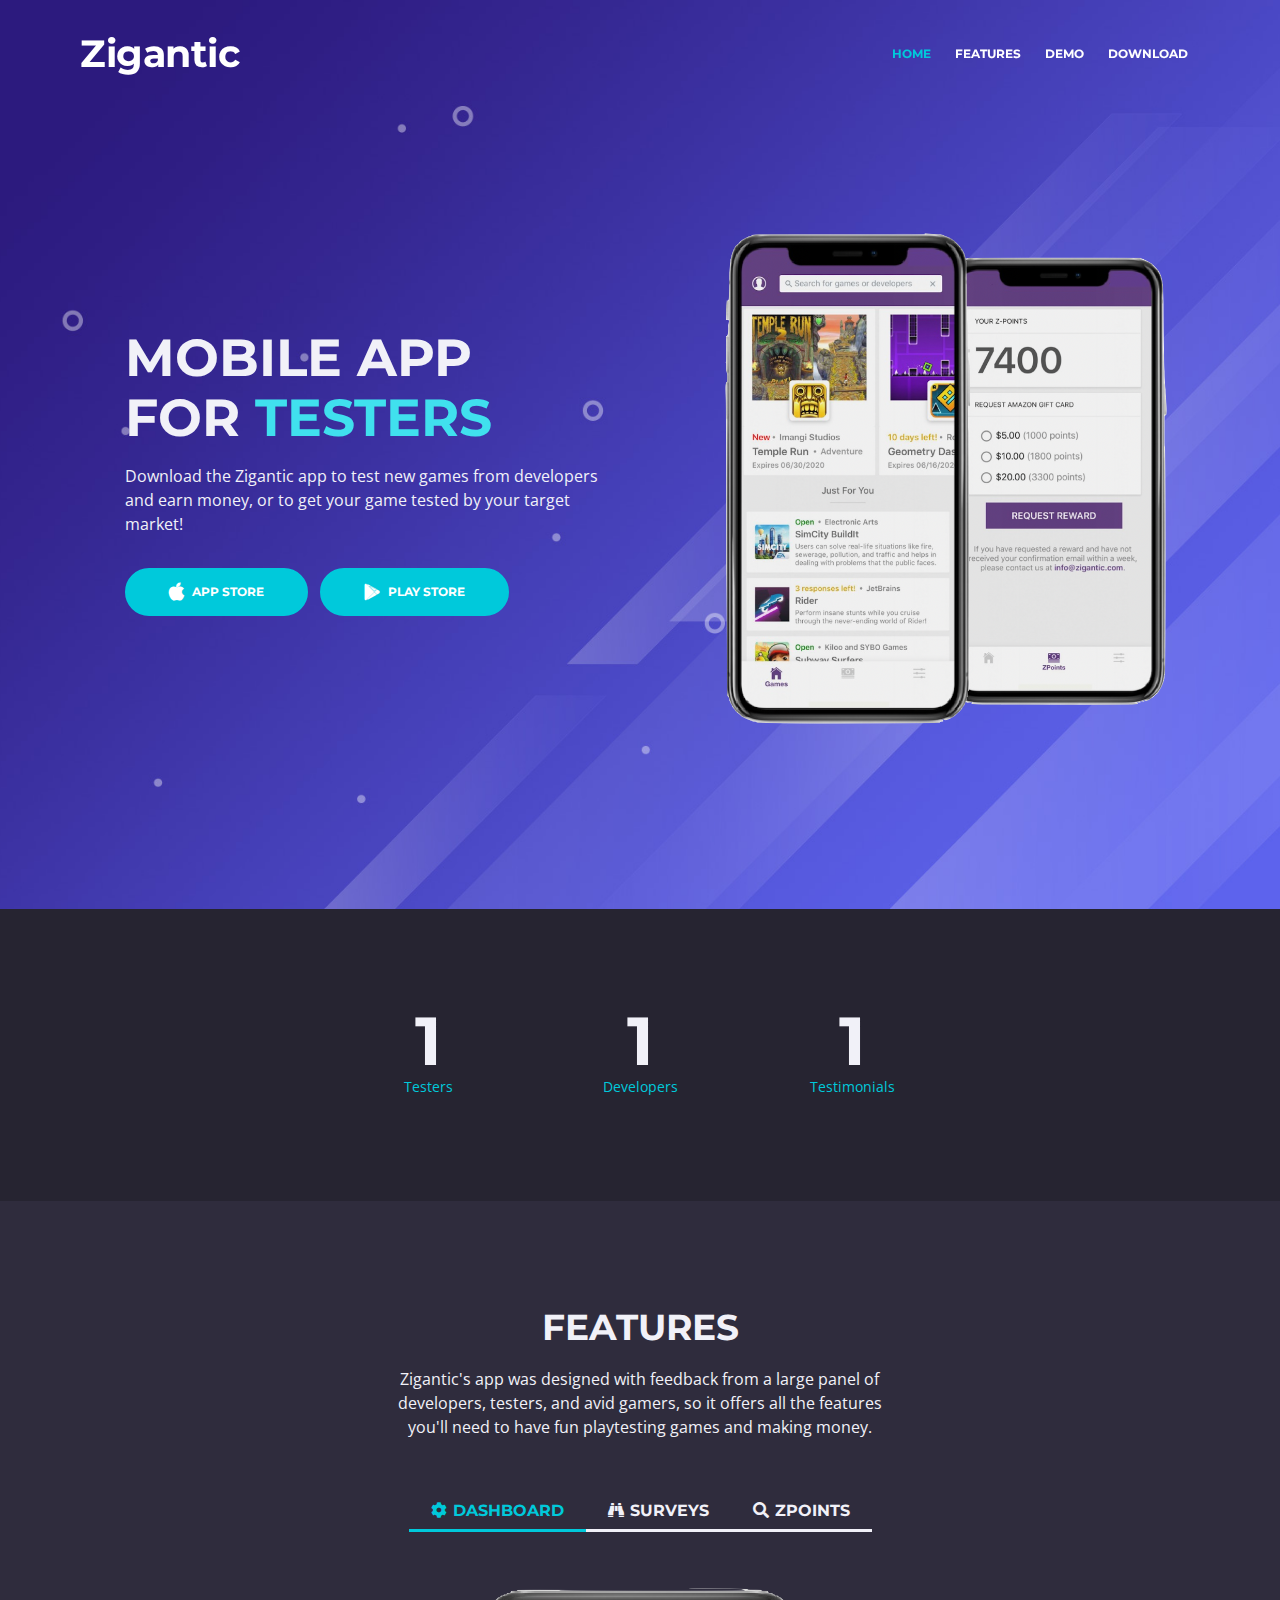
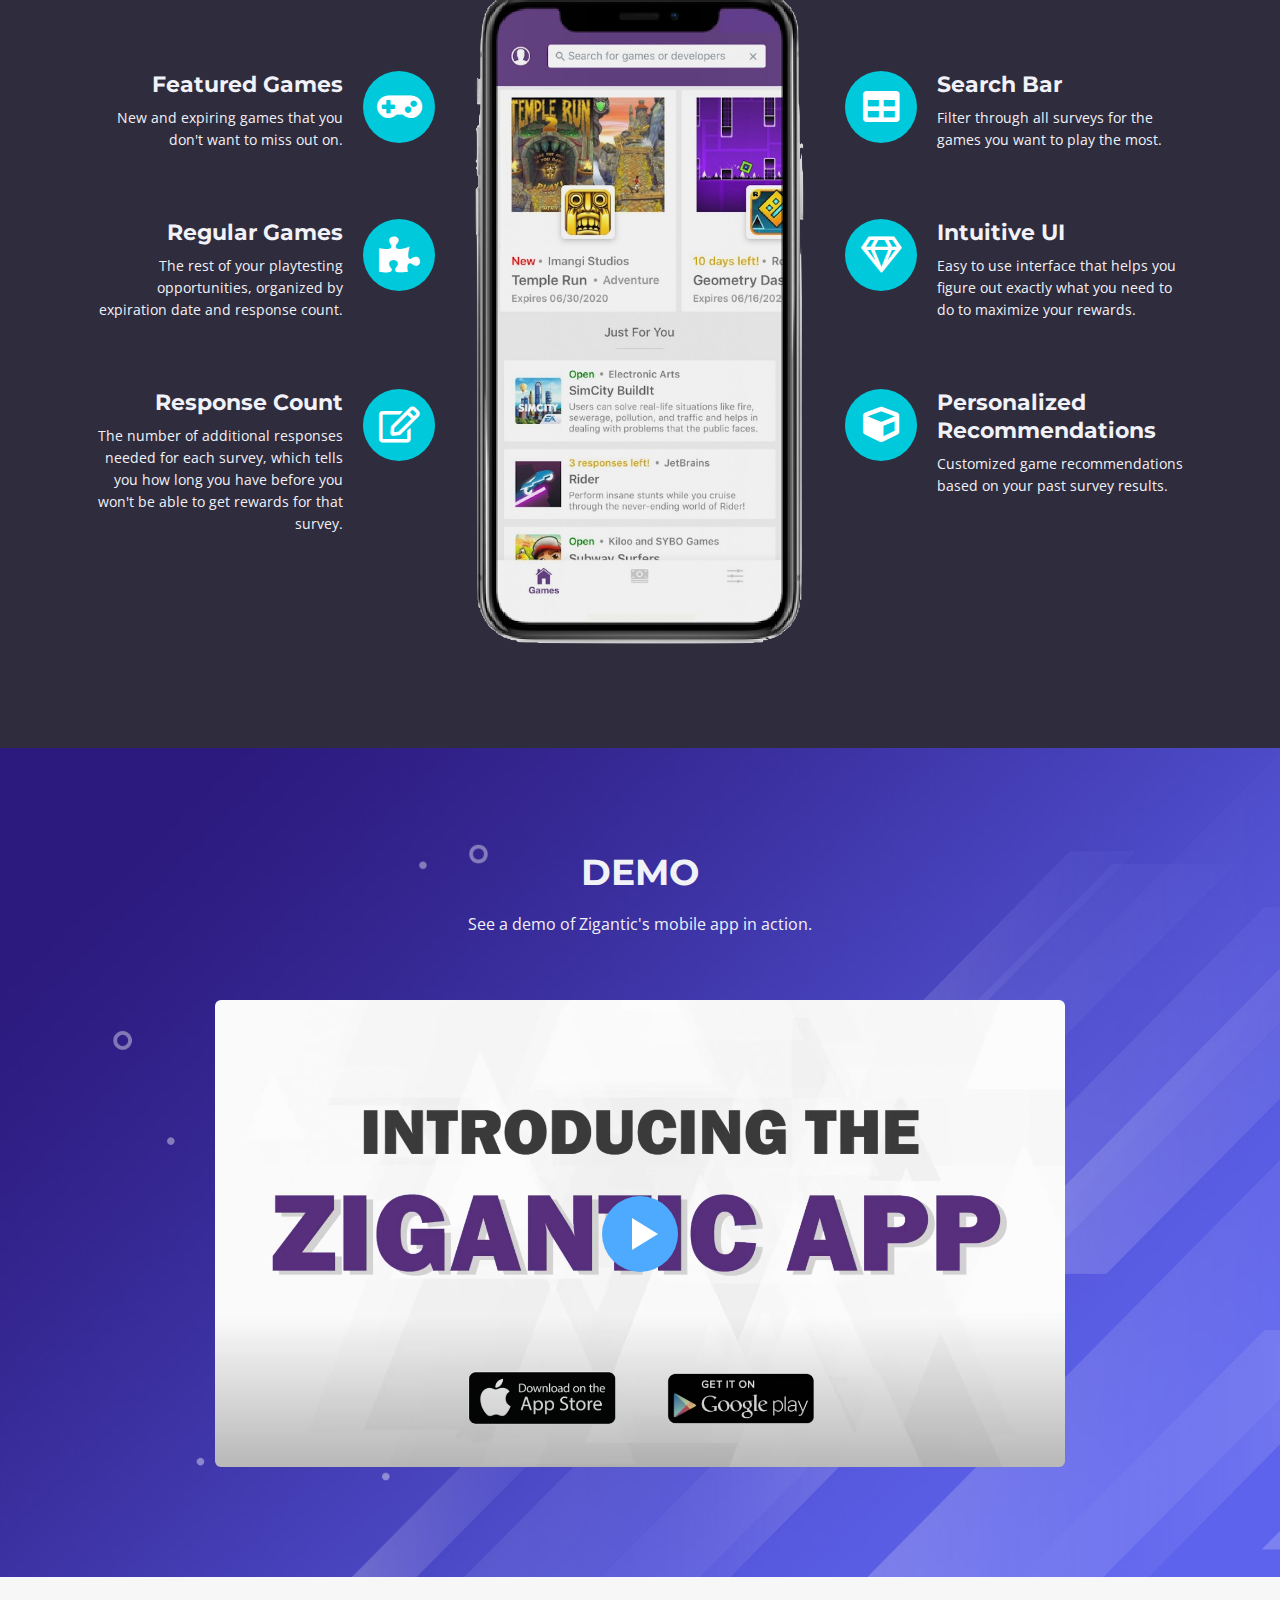
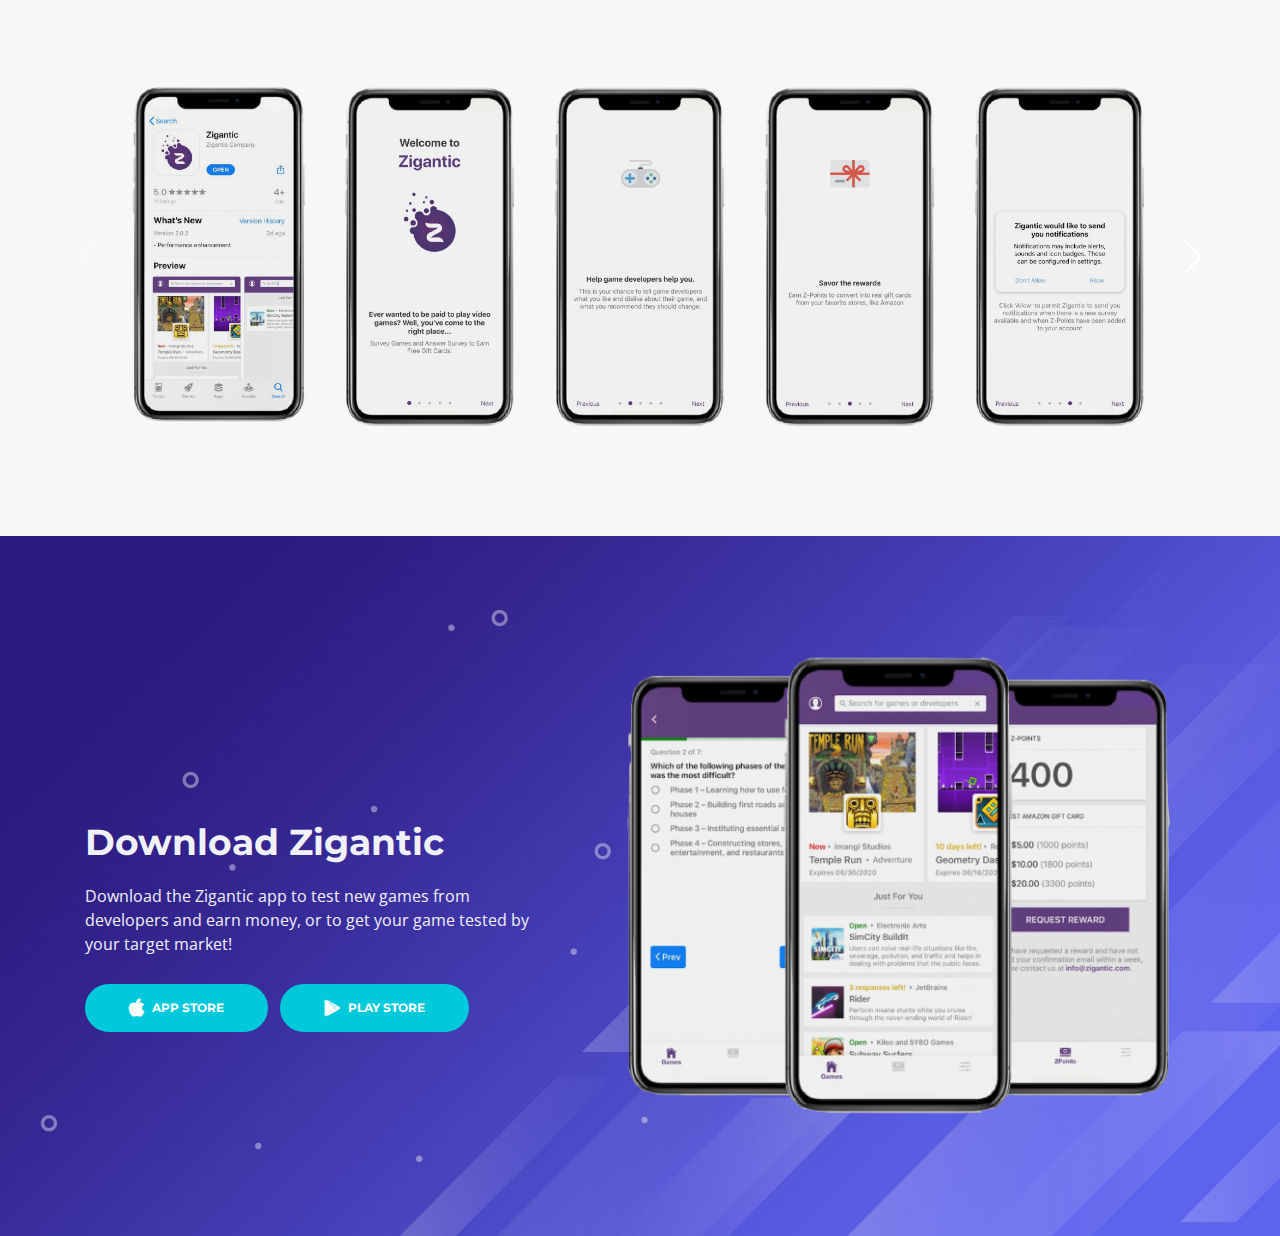
<file: app.html>
<!DOCTYPE html>
<html lang="en">
  <head>
    <meta charset="utf-8" />
    <meta
      name="viewport"
      content="width=device-width, initial-scale=1, shrink-to-fit=no"
    />

    <!-- SEO Meta Tags -->
    <meta
      name="Zigantic App Landing Page"
      content="Zigantic mobile app landing page."
    />
    <meta name="author" content="Inovatik" />

    <!-- OG Meta Tags to improve the way the post looks when you share the page on LinkedIn, Facebook, Google+ -->
    <meta property="og:site_name" content="" />
    <!-- website name -->
    <meta property="og:site" content="" />
    <!-- website link -->
    <meta property="og:title" content="" />
    <!-- title shown in the actual shared post -->
    <meta property="og:description" content="" />
    <!-- description shown in the actual shared post -->
    <meta property="og:image" content="" />
    <!-- image link, make sure it's jpg -->
    <meta property="og:url" content="" />
    <!-- where do you want your post to link to -->
    <meta property="og:type" content="article" />

    <!-- Website Title -->
    <title>Zigantic Mobile App</title>

    <!-- Styles -->
    <link
      href="https://fonts.googleapis.com/css?family=Montserrat:400,600,700"
      rel="stylesheet"
    />
    <link
      href="https://fonts.googleapis.com/css?family=Open+Sans:400,400i,700,700i"
      rel="stylesheet"
    />
    <link href="css2/bootstrap.css" rel="stylesheet" />
    <link href="css2/fontawesome-all.css" rel="stylesheet" />
    <link href="css2/swiper.css" rel="stylesheet" />
    <link href="css2/magnific-popup.css" rel="stylesheet" />
    <link href="css2/styles.css" rel="stylesheet" />

    <!-- Favicon  -->
    <link rel="icon" href="images/favicon.png" />
  </head>
  <body data-spy="scroll" data-target=".fixed-top">
    <a href="body" class="back-to-top page-scroll" style="display: none;"
      >Back to Top</a
    >
    <!-- Preloader -->
    <!-- <div class="spinner-wrapper">
      <div class="spinner">
        <div class="bounce1"></div>
        <div class="bounce2"></div>
        <div class="bounce3"></div>
      </div>
    </div> -->
    <!-- end of preloader -->

    <!-- Navigation -->
    <nav class="navbar navbar-expand-md navbar-dark navbar-custom fixed-top">
      <a class="navbar-brand logo-text page-scroll" href="index.html"
        >Zigantic</a
      >

      <!-- Mobile Menu Toggle Button -->
      <button
        class="navbar-toggler"
        type="button"
        data-toggle="collapse"
        data-target="#navbarsExampleDefault"
        aria-controls="navbarsExampleDefault"
        aria-expanded="false"
        aria-label="Toggle navigation"
      >
        <span class="navbar-toggler-awesome fas fa-bars"></span>
        <span class="navbar-toggler-awesome fas fa-times"></span>
      </button>
      <!-- end of mobile menu toggle button -->

      <div class="collapse navbar-collapse" id="navbarsExampleDefault">
        <ul class="navbar-nav ml-auto">
          <li class="nav-item">
            <a class="nav-link page-scroll" href="#header"
              >HOME <span class="sr-only">(current)</span></a
            >
          </li>
          <li class="nav-item">
            <a class="nav-link page-scroll" href="#features">FEATURES</a>
          </li>
          <li class="nav-item">
            <a class="nav-link page-scroll" href="#preview">DEMO</a>
          </li>
          <li class="nav-item">
            <a class="nav-link page-scroll" href="#download">DOWNLOAD</a>
          </li>
        </ul>
      </div>
    </nav>
    <!-- end of navbar -->
    <!-- end of navigation -->

    <!-- Header -->
    <header id="header" class="header">
      <div class="header-content">
        <div class="container">
          <div class="row">
            <div class="col-lg-6">
              <div class="text-container">
                <h1>
                  MOBILE APP <br />FOR
                  <span id="js-rotating">TESTERS, DEVELOPERS</span>
                </h1>
                <p class="p-large">
                  Download the Zigantic app to test new games from developers
                  and earn money, or to get your game tested by your target
                  market!
                </p>
                <a
                  class="btn-solid-lg page-scroll"
                  href="https://apps.apple.com/us/app/zigantic/id1363004308"
                  ><i class="fab fa-apple"></i>APP STORE</a
                >
                <a
                  class="btn-solid-lg page-scroll"
                  href="https://play.google.com/store/apps/details?id=com.zigantic.game"
                  ><i class="fab fa-google-play"></i>PLAY STORE</a
                >
              </div>
            </div>
            <!-- end of col -->
            <div class="col-lg-6">
              <div class="image-container">
                <img
                  class="img-fluid"
                  src="images2/header-iphone.png"
                  alt="alternative"
                />
              </div>
              <!-- end of image-container -->
            </div>
            <!-- end of col -->
          </div>
          <!-- end of row -->
        </div>
        <!-- end of container -->
      </div>
      <!-- end of header-content -->
    </header>
    <!-- end of header -->
    <!-- end of header -->

    <!-- Statistics -->
    <div class="counter">
      <div class="container">
        <div class="row">
          <div class="col-lg-12">
            <!-- Counter -->
            <div id="counter">
              <div class="cell">
                <div class="counter-value number-count" data-count="50">1</div>
                <p class="counter-info">Testers</p>
              </div>
              <div class="cell">
                <div class="counter-value number-count" data-count="20">1</div>
                <p class="counter-info">Developers</p>
              </div>
              <div class="cell">
                <div class="counter-value number-count" data-count="5">1</div>
                <p class="counter-info">Testimonials</p>
              </div>
            </div>
            <!-- end of counter -->
          </div>
          <!-- end of col -->
        </div>
        <!-- end of row -->
      </div>
      <!-- end of container -->
    </div>
    <!-- end of counter -->
    <!-- end of statistics -->

    <!-- Features -->
    <div id="features" class="tabs">
      <div class="container">
        <div class="row">
          <div class="col-lg-12">
            <h2>FEATURES</h2>
            <div class="p-heading p-large">
              Zigantic's app was designed with feedback from a large panel of
              developers, testers, and avid gamers, so it offers all the
              features you'll need to have fun playtesting games and making
              money.
            </div>
          </div>
          <!-- end of col -->
        </div>
        <!-- end of row -->
        <div class="row">
          <!-- Tabs Links -->
          <ul class="nav nav-tabs" id="lenoTabs" role="tablist">
            <li class="nav-item">
              <a
                class="nav-link active"
                id="nav-tab-1"
                data-toggle="tab"
                href="#tab-1"
                role="tab"
                aria-controls="tab-1"
                aria-selected="true"
                ><i class="fas fa-cog"></i>DASHBOARD</a
              >
            </li>
            <li class="nav-item">
              <a
                class="nav-link"
                id="nav-tab-2"
                data-toggle="tab"
                href="#tab-2"
                role="tab"
                aria-controls="tab-2"
                aria-selected="false"
                ><i class="fas fa-binoculars"></i>SURVEYS</a
              >
            </li>
            <li class="nav-item">
              <a
                class="nav-link"
                id="nav-tab-3"
                data-toggle="tab"
                href="#tab-3"
                role="tab"
                aria-controls="tab-3"
                aria-selected="false"
                ><i class="fas fa-search"></i>ZPOINTS</a
              >
            </li>
          </ul>
          <!-- end of tabs links -->

          <!-- Tabs Content-->
          <div class="tab-content" id="lenoTabsContent">
            <!-- Tab -->
            <div
              class="tab-pane fade show active"
              id="tab-1"
              role="tabpanel"
              aria-labelledby="tab-1"
            >
              <div class="container">
                <div class="row">
                  <!-- Icon Cards Pane -->
                  <div class="col-lg-4">
                    <div class="card left-pane first">
                      <div class="card-body">
                        <div class="text-wrapper">
                          <h4 class="card-title">Featured Games</h4>
                          <p>
                            New and expiring games that you don't want to miss
                            out on.
                          </p>
                        </div>
                        <div class="card-icon">
                          <i class="fas fa-gamepad"></i>
                        </div>
                      </div>
                    </div>
                    <div class="card left-pane">
                      <div class="card-body">
                        <div class="text-wrapper">
                          <h4 class="card-title">Regular Games</h4>
                          <p>
                            The rest of your playtesting opportunities,
                            organized by expiration date and response count.
                          </p>
                        </div>
                        <div class="card-icon">
                          <i class="fas fa-puzzle-piece"></i>
                        </div>
                      </div>
                    </div>
                    <div class="card left-pane">
                      <div class="card-body">
                        <div class="text-wrapper">
                          <h4 class="card-title">Response Count</h4>
                          <p>
                            The number of additional responses needed for each
                            survey, which tells you how long you have before you
                            won't be able to get rewards for that survey.
                          </p>
                        </div>
                        <div class="card-icon">
                          <i class="far fa-edit"></i>
                        </div>
                      </div>
                    </div>
                  </div>
                  <!-- end of icon cards pane -->

                  <!-- Image Pane -->
                  <div class="col-lg-4">
                    <img
                      class="img-fluid"
                      src="images2/features-iphone-1.png"
                      alt="alternative"
                    />
                  </div>
                  <!-- end of image pane -->

                  <!-- Icon Cards Pane -->
                  <div class="col-lg-4">
                    <div class="card right-pane first">
                      <div class="card-body">
                        <div class="card-icon">
                          <i class="fas fa-table"></i>
                        </div>
                        <div class="text-wrapper">
                          <h4 class="card-title">Search Bar</h4>
                          <p>
                            Filter through all surveys for the games you want to
                            play the most.
                          </p>
                        </div>
                      </div>
                    </div>
                    <div class="card right-pane">
                      <div class="card-body">
                        <div class="card-icon">
                          <i class="far fa-gem"></i>
                        </div>
                        <div class="text-wrapper">
                          <h4 class="card-title">Intuitive UI</h4>
                          <p>
                            Easy to use interface that helps you figure out
                            exactly what you need to do to maximize your
                            rewards.
                          </p>
                        </div>
                      </div>
                    </div>
                    <div class="card right-pane">
                      <div class="card-body">
                        <div class="card-icon">
                          <i class="fas fa-cube"></i>
                        </div>
                        <div class="text-wrapper">
                          <h4 class="card-title">
                            Personalized Recommendations
                          </h4>
                          <p>
                            Customized game recommendations based on your past
                            survey results.
                          </p>
                        </div>
                      </div>
                    </div>
                  </div>
                  <!-- end of icon cards pane -->
                </div>
                <!-- end of row -->
              </div>
              <!-- end of container -->
            </div>
            <!-- end of tab-pane -->
            <!-- end of tab -->

            <!-- Tab -->
            <div
              class="tab-pane fade"
              id="tab-2"
              role="tabpanel"
              aria-labelledby="tab-2"
            >
              <div class="container">
                <div class="row">
                  <!-- Image Pane -->
                  <div class="col-md-4">
                    <img
                      class="img-fluid"
                      src="images2/features-iphone-2.png"
                      alt="alternative"
                    />
                  </div>
                  <!-- end of image pane -->

                  <!-- Text And Icon Cards Area -->
                  <div class="col-md-8">
                    <div class="text-area">
                      <h3>Take Surveys to Earn Rewards</h3>
                    </div>
                    <!-- end of text-area -->

                    <div class="icon-cards-area">
                      <div class="card">
                        <div class="card-icon">
                          <i class="fas fa-tasks"></i>
                        </div>
                        <div class="card-body">
                          <h4 class="card-title">
                            Multiple Choice & Free Response Questions
                          </h4>
                          <p>
                            Two types of questions for the best survey format.
                          </p>
                        </div>
                      </div>
                      <div class="card">
                        <div class="card-icon">
                          <i class="fas fa-dollar-sign"></i>
                        </div>
                        <div class="card-body">
                          <h4 class="card-title">Earn Rewards</h4>
                          <p>
                            Earn Zpoints based on the quality of your survey
                            responses.
                          </p>
                        </div>
                      </div>
                      <div class="card">
                        <div class="card-icon">
                          <i class="far fa-calendar-check"></i>
                        </div>
                        <div class="card-body">
                          <h4 class="card-title">Progress Bar</h4>
                          <p>
                            See how far into the survey you are.
                          </p>
                        </div>
                      </div>
                      <div class="card">
                        <div class="card-icon">
                          <i class="far fa-file-code"></i>
                        </div>
                        <div class="card-body">
                          <h4 class="card-title">Editable Responses</h4>
                          <p>
                            Go to previous questions at any time to edit them
                            without losing your progress.
                          </p>
                        </div>
                      </div>
                    </div>
                    <!-- end of icon cards area -->
                  </div>
                  <!-- end of col-md-8 -->
                  <!-- end of text and icon cards area -->
                </div>
                <!-- end of row -->
              </div>
              <!-- end of container -->
            </div>
            <!-- end of tab-pane -->
            <!-- end of tab -->

            <!-- Tab -->
            <div
              class="tab-pane fade"
              id="tab-3"
              role="tabpanel"
              aria-labelledby="tab-3"
            >
              <div class="container">
                <div class="row">
                  <!-- Text And Icon Cards Area -->
                  <div class="col-md-8">
                    <div class="text-area">
                      <h3>Redeem Rewards for Gift Cards</h3>
                    </div>
                    <div class="icon-cards-area">
                      <div class="card">
                        <div class="card-icon">
                          <i class="fas fa-bullseye"></i>
                        </div>
                        <div class="card-body">
                          <h4 class="card-title">Track Zpoints</h4>
                          <p>
                            See how many Zpoints you currently have at any given
                            time.
                          </p>
                        </div>
                      </div>
                      <div class="card">
                        <div class="card-icon">
                          <i class="fas fa-clipboard-check"></i>
                        </div>
                        <div class="card-body">
                          <h4 class="card-title">Set Goals</h4>
                          <p>
                            Work your way towards Zpoint goals that you can set
                            anytime you want.
                          </p>
                        </div>
                      </div>
                      <div class="card">
                        <div class="card-icon">
                          <i class="far fa-money-bill-alt"></i>
                        </div>
                        <div class="card-body">
                          <h4 class="card-title">Convert to Money</h4>
                          <p>
                            1000 Zpoints is equal to a dollar's worth of gift
                            cards.
                          </p>
                        </div>
                      </div>
                      <div class="card">
                        <div class="card-icon">
                          <i class="fas fa-money-check-alt"></i>
                        </div>
                        <div class="card-body">
                          <h4 class="card-title">Request Rewards</h4>
                          <p>
                            Redeem Zpoints for $5, $10, or $20 Amazon gift
                            cards.
                          </p>
                        </div>
                      </div>
                    </div>
                    <!-- end of icon cards area -->

                    <!-- end of text-area -->
                  </div>
                  <!-- end of col-md-8 -->
                  <!-- end of text and icon cards area -->

                  <!-- Image Pane -->
                  <div class="col-md-4">
                    <img
                      class="img-fluid"
                      src="images2/features-iphone-3.png"
                      alt="alternative"
                    />
                  </div>
                  <!-- end of image pane -->
                </div>
                <!-- end of row -->
              </div>
              <!-- end of container -->
            </div>
            <!-- end of tab-pane -->
            <!-- end of tab -->
          </div>
          <!-- end of tab-content -->
          <!-- end of tabs content -->
        </div>
        <!-- end of row -->
      </div>
      <!-- end of container -->
    </div>
    <!-- end of tabs -->
    <!-- end of features -->

    <!-- Video -->
    <div id="preview" class="basic-1">
      <div class="container">
        <div class="row">
          <div class="col-lg-12">
            <h2>DEMO</h2>
            <div class="p-heading p-large">
              See a demo of Zigantic's mobile app in action.
            </div>
          </div>
          <!-- end of col -->
        </div>
        <!-- end of row -->
        <div class="row">
          <div class="col-lg-12">
            <!-- Video Preview -->
            <div class="image-container">
              <div class="video-wrapper">
                <a
                  class="popup-youtube"
                  href="https://www.youtube.com/watch?v=rj3hvUtAso8"
                  data-effect="fadeIn"
                >
                  <img
                    class="img-fluid"
                    src="images2/Screen Shot 2020-06-22 at 1.51.05 PM.png"
                    alt="alternative"
                  />
                  <span class="video-play-button">
                    <span></span>
                  </span>
                </a>
              </div>
              <!-- end of video-wrapper -->
            </div>
            <!-- end of image-container -->
            <!-- end of video preview -->
          </div>
          <!-- end of col -->
        </div>
        <!-- end of row -->
      </div>
      <!-- end of container -->
    </div>
    <!-- end of basic-1 -->
    <!-- end of video -->

    <!-- Screenshots -->
    <div class="slider-2">
      <div class="container">
        <div class="row">
          <div class="col-lg-12">
            <!-- Image Slider -->
            <div class="slider-container">
              <div class="swiper-container image-slider">
                <div class="swiper-wrapper">
                  <!-- Slide -->
                  <div class="swiper-slide">
                    <a
                      href="images2/screenshot-1.png"
                      class="popup-link"
                      data-effect="fadeIn"
                    >
                      <img
                        class="img-fluid"
                        src="images2/screenshot-1.png"
                        alt="alternative"
                      />
                    </a>
                  </div>
                  <!-- end of slide -->

                  <div class="swiper-slide">
                    <a
                      href="images2/1.png"
                      class="popup-link"
                      data-effect="fadeIn"
                    >
                      <img
                        class="img-fluid"
                        src="images2/1.png"
                        alt="alternative"
                      />
                    </a>
                  </div>

                  <div class="swiper-slide">
                    <a
                      href="images2/2.png"
                      class="popup-link"
                      data-effect="fadeIn"
                    >
                      <img
                        class="img-fluid"
                        src="images2/2.png"
                        alt="alternative"
                      />
                    </a>
                  </div>

                  <div class="swiper-slide">
                    <a
                      href="images2/3.png"
                      class="popup-link"
                      data-effect="fadeIn"
                    >
                      <img
                        class="img-fluid"
                        src="images2/3.png"
                        alt="alternative"
                      />
                    </a>
                  </div>

                  <div class="swiper-slide">
                    <a
                      href="images2/4.png"
                      class="popup-link"
                      data-effect="fadeIn"
                    >
                      <img
                        class="img-fluid"
                        src="images2/4.png"
                        alt="alternative"
                      />
                    </a>
                  </div>

                  <div class="swiper-slide">
                    <a
                      href="images2/5.png"
                      class="popup-link"
                      data-effect="fadeIn"
                    >
                      <img
                        class="img-fluid"
                        src="images2/5.png"
                        alt="alternative"
                      />
                    </a>
                  </div>

                  <div class="swiper-slide">
                    <a
                      href="images2/6.png"
                      class="popup-link"
                      data-effect="fadeIn"
                    >
                      <img
                        class="img-fluid"
                        src="images2/6.png"
                        alt="alternative"
                      />
                    </a>
                  </div>

                  <!-- Slide -->
                  <div class="swiper-slide">
                    <a
                      href="images2/screenshot-2.png"
                      class="popup-link"
                      data-effect="fadeIn"
                    >
                      <img
                        class="img-fluid"
                        src="images2/screenshot-2.png"
                        alt="alternative"
                      />
                    </a>
                  </div>
                  <!-- end of slide -->

                  <!-- Slide -->
                  <div class="swiper-slide">
                    <a
                      href="images2/screenshot-3.png"
                      class="popup-link"
                      data-effect="fadeIn"
                    >
                      <img
                        class="img-fluid"
                        src="images2/screenshot-3.png"
                        alt="alternative"
                      />
                    </a>
                  </div>
                  <!-- end of slide -->

                  <!-- Slide -->
                  <div class="swiper-slide">
                    <a
                      href="images2/screenshot-4.png"
                      class="popup-link"
                      data-effect="fadeIn"
                    >
                      <img
                        class="img-fluid"
                        src="images2/screenshot-4.png"
                        alt="alternative"
                      />
                    </a>
                  </div>
                  <!-- end of slide -->

                  <!-- Slide -->
                  <div class="swiper-slide">
                    <a
                      href="images2/screenshot-5.png"
                      class="popup-link"
                      data-effect="fadeIn"
                    >
                      <img
                        class="img-fluid"
                        src="images2/screenshot-5.png"
                        alt="alternative"
                      />
                    </a>
                  </div>
                  <!-- end of slide -->

                  <!-- Slide -->
                  <div class="swiper-slide">
                    <a
                      href="images2/screenshot-6.png"
                      class="popup-link"
                      data-effect="fadeIn"
                    >
                      <img
                        class="img-fluid"
                        src="images2/screenshot-6.png"
                        alt="alternative"
                      />
                    </a>
                  </div>
                  <!-- end of slide -->

                  <!-- Slide -->
                  <div class="swiper-slide">
                    <a
                      href="images2/screenshot-7.png"
                      class="popup-link"
                      data-effect="fadeIn"
                    >
                      <img
                        class="img-fluid"
                        src="images2/screenshot-7.png"
                        alt="alternative"
                      />
                    </a>
                  </div>
                  <!-- end of slide -->

                  <!-- Slide -->
                  <div class="swiper-slide">
                    <a
                      href="images2/screenshot-8.png"
                      class="popup-link"
                      data-effect="fadeIn"
                    >
                      <img
                        class="img-fluid"
                        src="images2/screenshot-8.png"
                        alt="alternative"
                      />
                    </a>
                  </div>
                  <!-- end of slide -->

                  <!-- Slide -->
                  <div class="swiper-slide">
                    <a
                      href="images2/screenshot-9.png"
                      class="popup-link"
                      data-effect="fadeIn"
                    >
                      <img
                        class="img-fluid"
                        src="images2/screenshot-9.png"
                        alt="alternative"
                      />
                    </a>
                  </div>
                  <!-- end of slide -->

                  <!-- Slide -->
                  <div class="swiper-slide">
                    <a
                      href="images2/screenshot-10.png"
                      class="popup-link"
                      data-effect="fadeIn"
                    >
                      <img
                        class="img-fluid"
                        src="images2/screenshot-10.png"
                        alt="alternative"
                      />
                    </a>
                  </div>
                  <div class="swiper-slide">
                    <a
                      href="images2/screenshot-11.png"
                      class="popup-link"
                      data-effect="fadeIn"
                    >
                      <img
                        class="img-fluid"
                        src="images2/screenshot-11.png"
                        alt="alternative"
                      />
                    </a>
                  </div>
                  <!-- end of slide -->
                </div>
                <!-- end of swiper-wrapper -->

                <!-- Add Arrows -->
                <div class="swiper-button-next"></div>
                <div class="swiper-button-prev"></div>
                <!-- end of add arrows -->
              </div>
              <!-- end of swiper-container -->
            </div>
            <!-- end of slider-container -->
            <!-- end of image slider -->
          </div>
          <!-- end of col -->
        </div>
        <!-- end of row -->
      </div>
      <!-- end of container -->
    </div>
    <!-- end of slider-2 -->
    <!-- end of screenshots -->

    <!-- Download -->
    <div id="download" class="basic-4">
      <div class="container">
        <div class="row">
          <div class="col-lg-6 col-xl-5">
            <div class="text-container">
              <h2>Download <span class="blue">Zigantic</span></h2>
              <p class="p-large">
                Download the Zigantic app to test new games from developers and
                earn money, or to get your game tested by your target market!
              </p>
              <a
                class="btn-solid-lg"
                href="https://apps.apple.com/us/app/zigantic/id1363004308"
                ><i class="fab fa-apple"></i>APP STORE</a
              >
              <a
                class="btn-solid-lg"
                href="https://play.google.com/store/apps/details?id=com.zigantic.game"
                ><i class="fab fa-google-play"></i>PLAY STORE</a
              >
            </div>
            <!-- end of text-container -->
          </div>
          <!-- end of col -->
          <div class="col-lg-6 col-xl-7">
            <div class="image-container">
              <img
                class="img-fluid"
                src="images2/download.png"
                alt="alternative"
              />
            </div>
            <!-- end of img-container -->
          </div>
          <!-- end of col -->
        </div>
        <!-- end of row -->
      </div>
      <!-- end of container -->
    </div>
    <!-- end of basic-4 -->
    <!-- end of download -->

    <!-- Scripts -->
    <script src="js2/jquery.min.js"></script>
    <!-- jQuery for Bootstrap's JavaScript plugins -->
    <script src="js2/popper.min.js"></script>
    <!-- Popper tooltip library for Bootstrap -->
    <script src="js2/bootstrap.min.js"></script>
    <!-- Bootstrap framework -->
    <script src="js2/jquery.easing.min.js"></script>
    <!-- jQuery Easing for smooth scrolling between anchors -->
    <script src="js2/swiper.min.js"></script>
    <!-- Swiper for image and text sliders -->
    <script src="js2/jquery.magnific-popup.js"></script>
    <!-- Magnific Popup for lightboxes -->
    <script src="js2/morphext.min.js"></script>
    <!-- Morphtext rotating text in the header -->
    <script src="js2/validator.min.js"></script>
    <!-- Validator.js - Bootstrap plugin that validates forms -->
    <script src="js2/scripts.js"></script>
    <!-- Custom scripts -->
  </body>
</html>
</file>
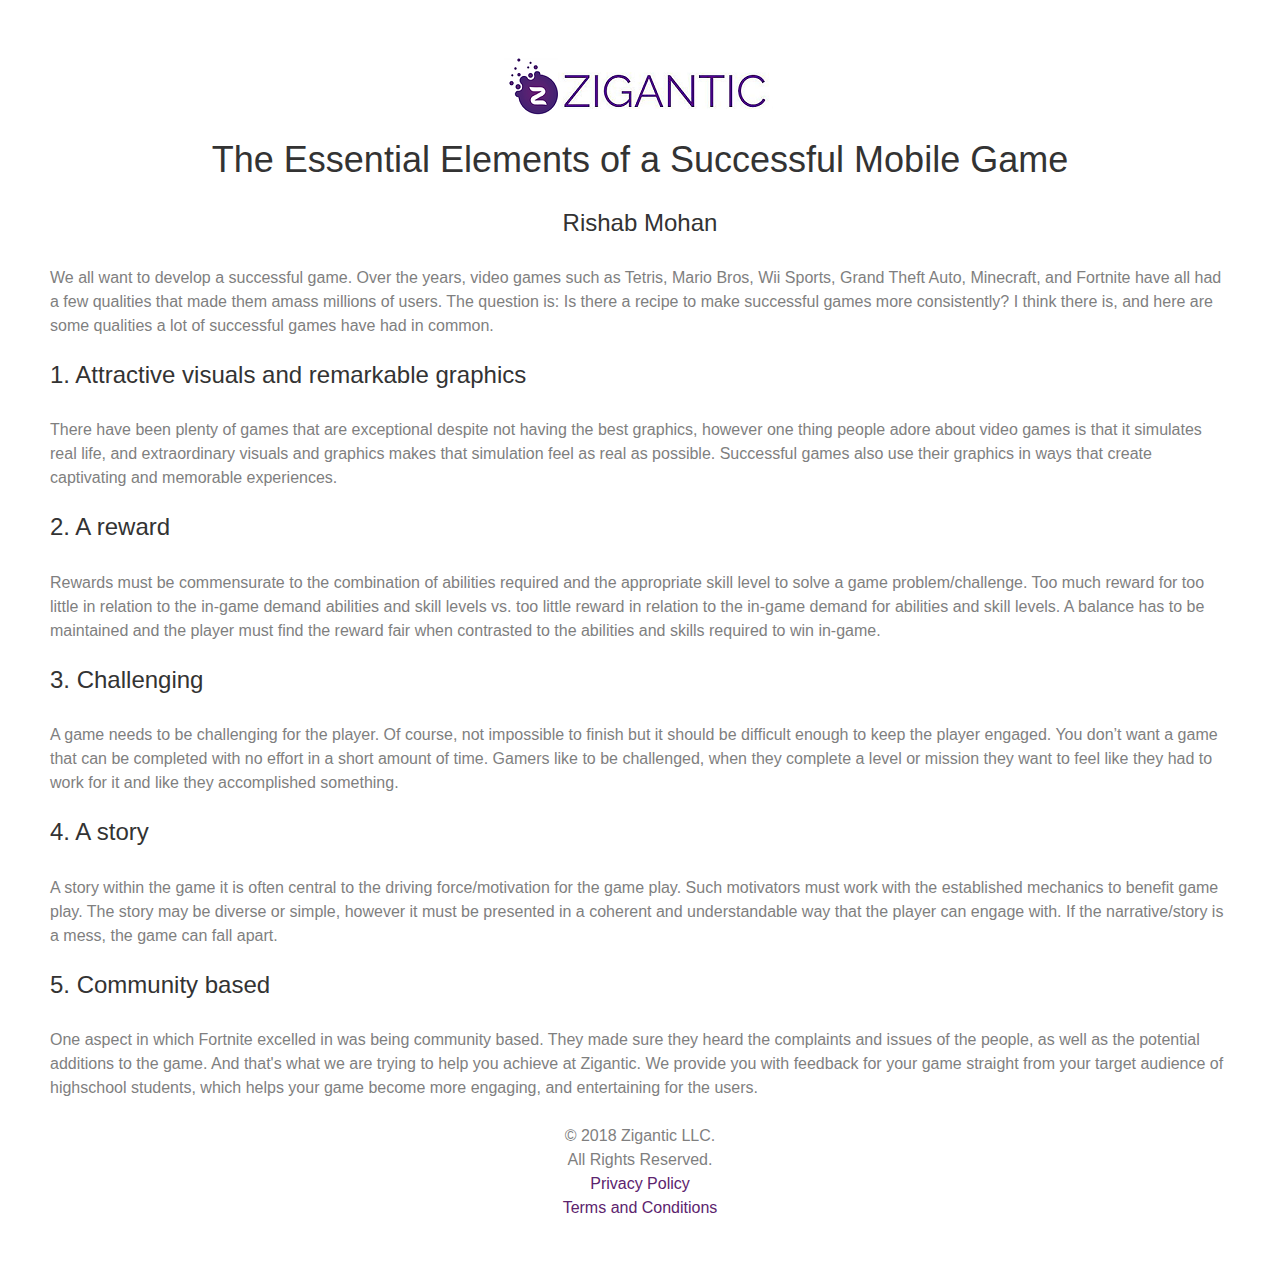
<file: essential.html>
<!DOCTYPE html>
<!--[if lt IE 7]>      <html class="no-js lt-ie9 lt-ie8 lt-ie7"> <![endif]-->
<!--[if IE 7]>         <html class="no-js lt-ie9 lt-ie8"> <![endif]-->
<!--[if IE 8]>         <html class="no-js lt-ie9"> <![endif]-->
<!--[if gt IE 8]><!--> <html class="no-js"> <!--<![endif]-->
	<head>

	<meta charset="utf-8">
    <meta name="viewport" content="width=device-width, initial-scale=1">
        
    <style>
    /* Center the loader */
    #loader {
      position: absolute;
      left: 50%;
      top: 50%;
      z-index: 1;
      width: 150px;
      height: 150px;
      margin: -75px 0 0 -75px;
      border: 16px solid index.html/#f3f3f3;
      border-radius: 50%;
      border-top: 16px solid index.html/#3498db;
      width: 120px;
      height: 120px;
      -webkit-animation: spin 2s linear infinite;
      animation: spin 2s linear infinite;
    }

    @-webkit-keyframes spin {
      0% { -webkit-transform: rotate(0deg); }
      100% { -webkit-transform: rotate(360deg); }
    }

    @keyframes spin {
      0% { transform: rotate(0deg); }
      100% { transform: rotate(360deg); }
    }

    /* Add animation to "page content" */
    .animate-bottom {
      position: relative;
      -webkit-animation-name: animatebottom;
      -webkit-animation-duration: 1s;
      animation-name: animatebottom;
      animation-duration: 1s
    }

    @-webkit-keyframes animatebottom {
      from { bottom:-100px; opacity:0 } 
      to { bottom:0px; opacity:1 }
    }

    @keyframes animatebottom { 
      from{ bottom:-100px; opacity:0 } 
      to{ bottom:0; opacity:1 }
    }

    #myDiv {
      display: none;
      text-align: center;
    }
</style>
</head>
<body onload="myFunction()" style="margin:50px;">

<div id="loader"></div>
	<meta http-equiv="X-UA-Compatible" content="IE=edge">
	<title>Zigantic LLC</title> 
    <link rel="shortcut icon" type="images/png" href="images/favicon.PNG" />
	
  	<!-- Facebook and Twitter integration -->
	<meta property="og:title" content=""/>
	<meta property="og:image" content=""/>
	<meta property="og:url" content=""/>
	<meta property="og:site_name" content=""/>
	<meta property="og:description" content=""/>
	<meta name="twitter:title" content="" />
	<meta name="twitter:image" content="" />
	<meta name="twitter:url" content="" />
	<meta name="twitter:card" content="" />
        

	<!-- Place favicon.ico and apple-touch-icon.png in the root directory -->
	<link rel="shortcut icon" href="favicon.ico">

	<!-- <link href='https://fonts.googleapis.com/css?family=PT+Sans:400,700,400italic,700italic' rel='stylesheet' type='text/css'> -->
	
	<!-- Animate.css -->
	<link rel="stylesheet" href="css/animate.css">
	<!-- Icomoon Icon Fonts-->
	<link rel="stylesheet" href="css/icomoon.css">
	<!-- Simple Line Icons -->
	<link rel="stylesheet" href="css/simple-line-icons.css">
	<!-- Bootstrap  -->
	<link rel="stylesheet" href="css/bootstrap.css">
	<!-- Owl Carousel  -->
	<link rel="stylesheet" href="css/owl.carousel.min.css">
	<link rel="stylesheet" href="css/owl.theme.default.min.css">
	<!-- Style -->
	<link rel="stylesheet" href="css/style.css">


	<!-- Modernizr JS -->
	<script src="js/modernizr-2.6.2.min.js"></script>
	<!-- FOR IE9 below -->
	<!--[if lt IE 9]>
	<script src="js/respond.min.js"></script>
	<![endif]-->

	</head>
    
	<body>
	<header role="banner" id="fh5co-header">
	
					<!-- Mobile Toggle Menu Button -->
                    <center><a href="index.html"><img src="images/ziganticlogov1.PNG" alt="user"></a>
                    </center>
				</div>
				
	  </div>
	</header>

	<script>
		var myVar;
		
		function myFunction() {
		  myVar = setTimeout(showPage, 1000);
		}
		
		function showPage() {
		  document.getElementById("loader").style.display = "none";
		  document.getElementById("myDiv").style.display = "block";
		}
    </script>
    <br><br><br>
<center><h1>The Essential Elements of a Successful Mobile Game</h1></center>
<center><h3>Rishab Mohan</h3></center>

<p>
  We all want to develop a successful game. Over the years, video games such as
  Tetris, Mario Bros, Wii Sports, Grand Theft Auto, Minecraft, and Fortnite have
  all had a few qualities that made them amass millions of users. The question
  is: Is there a recipe to make successful games more consistently? I think
  there is, and here are some qualities a lot of successful games have had in
  common.
</p>

<h3>1. Attractive visuals and remarkable graphics</h3>

<p>
  There have been plenty of games that are exceptional despite not having the
  best graphics, however one thing people adore about video games is that it
  simulates real life, and extraordinary visuals and graphics makes that
  simulation feel as real as possible. Successful games also use their graphics
  in ways that create captivating and memorable experiences.
</p>

<h3>2. A reward</h3>
<p>
  Rewards must be commensurate to the combination of abilities required and the
  appropriate skill level to solve a game problem/challenge. Too much reward for
  too little in relation to the in-game demand abilities and skill levels vs.
  too little reward in relation to the in-game demand for abilities and skill
  levels. A balance has to be maintained and the player must find the reward
  fair when contrasted to the abilities and skills required to win in-game.
</p>

<h3>3. Challenging</h3>
<p>
  A game needs to be challenging for the player. Of course, not impossible to
  finish but it should be difficult enough to keep the player engaged. You don’t
  want a game that can be completed with no effort in a short amount of time.
  Gamers like to be challenged, when they complete a level or mission they want
  to feel like they had to work for it and like they accomplished something.
</p>

<h3>4. A story</h3>
<p>
  A story within the game it is often central to the driving force/motivation
  for the game play. Such motivators must work with the established mechanics to
  benefit game play. The story may be diverse or simple, however it must be
  presented in a coherent and understandable way that the player can engage
  with. If the narrative/story is a mess, the game can fall apart.
</p>

<h3>5. Community based</h3>
<p>
  One aspect in which Fortnite excelled in was being community based. They made
  sure they heard the complaints and issues of the people, as well as the
  potential additions to the game. And that's what we are trying to help you
  achieve at Zigantic. We provide you with feedback for your game straight from
  your target audience of highschool students, which helps your game become more
  engaging, and entertaining for the users.
</p>
<center><footer>
  <p class="copy-right">&copy; 2018 Zigantic LLC. <br>All Rights Reserved. <br>
 <span><a href="privacy-policy.html" target="blank">Privacy Policy</a>
      <br>
     <a href="termsandconditions.html" target = "blank">Terms and Conditions</a> </span>
</p>
  
</footer></center>




<!-- jQuery -->
<script src="js/jquery.min.js"></script>
<!-- jQuery Easing -->
<script src="js/jquery.easing.1.3.js"></script>
<!-- Bootstrap -->
<script src="js/bootstrap.min.js"></script>
<!-- Waypoints -->
<script src="js/jquery.waypoints.min.js"></script>
<!-- Stellar Parallax -->
<script src="js/jquery.stellar.min.js"></script>
<!-- Owl Carousel -->
<script src="js/owl.carousel.min.js"></script>
<!-- Counters -->
<script src="js/jquery.countTo.js"></script>
<!-- Google Map -->

<!-- Main JS (Do not remove) -->
<script src="js/main.js"></script>

</body>
</html>

</html>
</file>
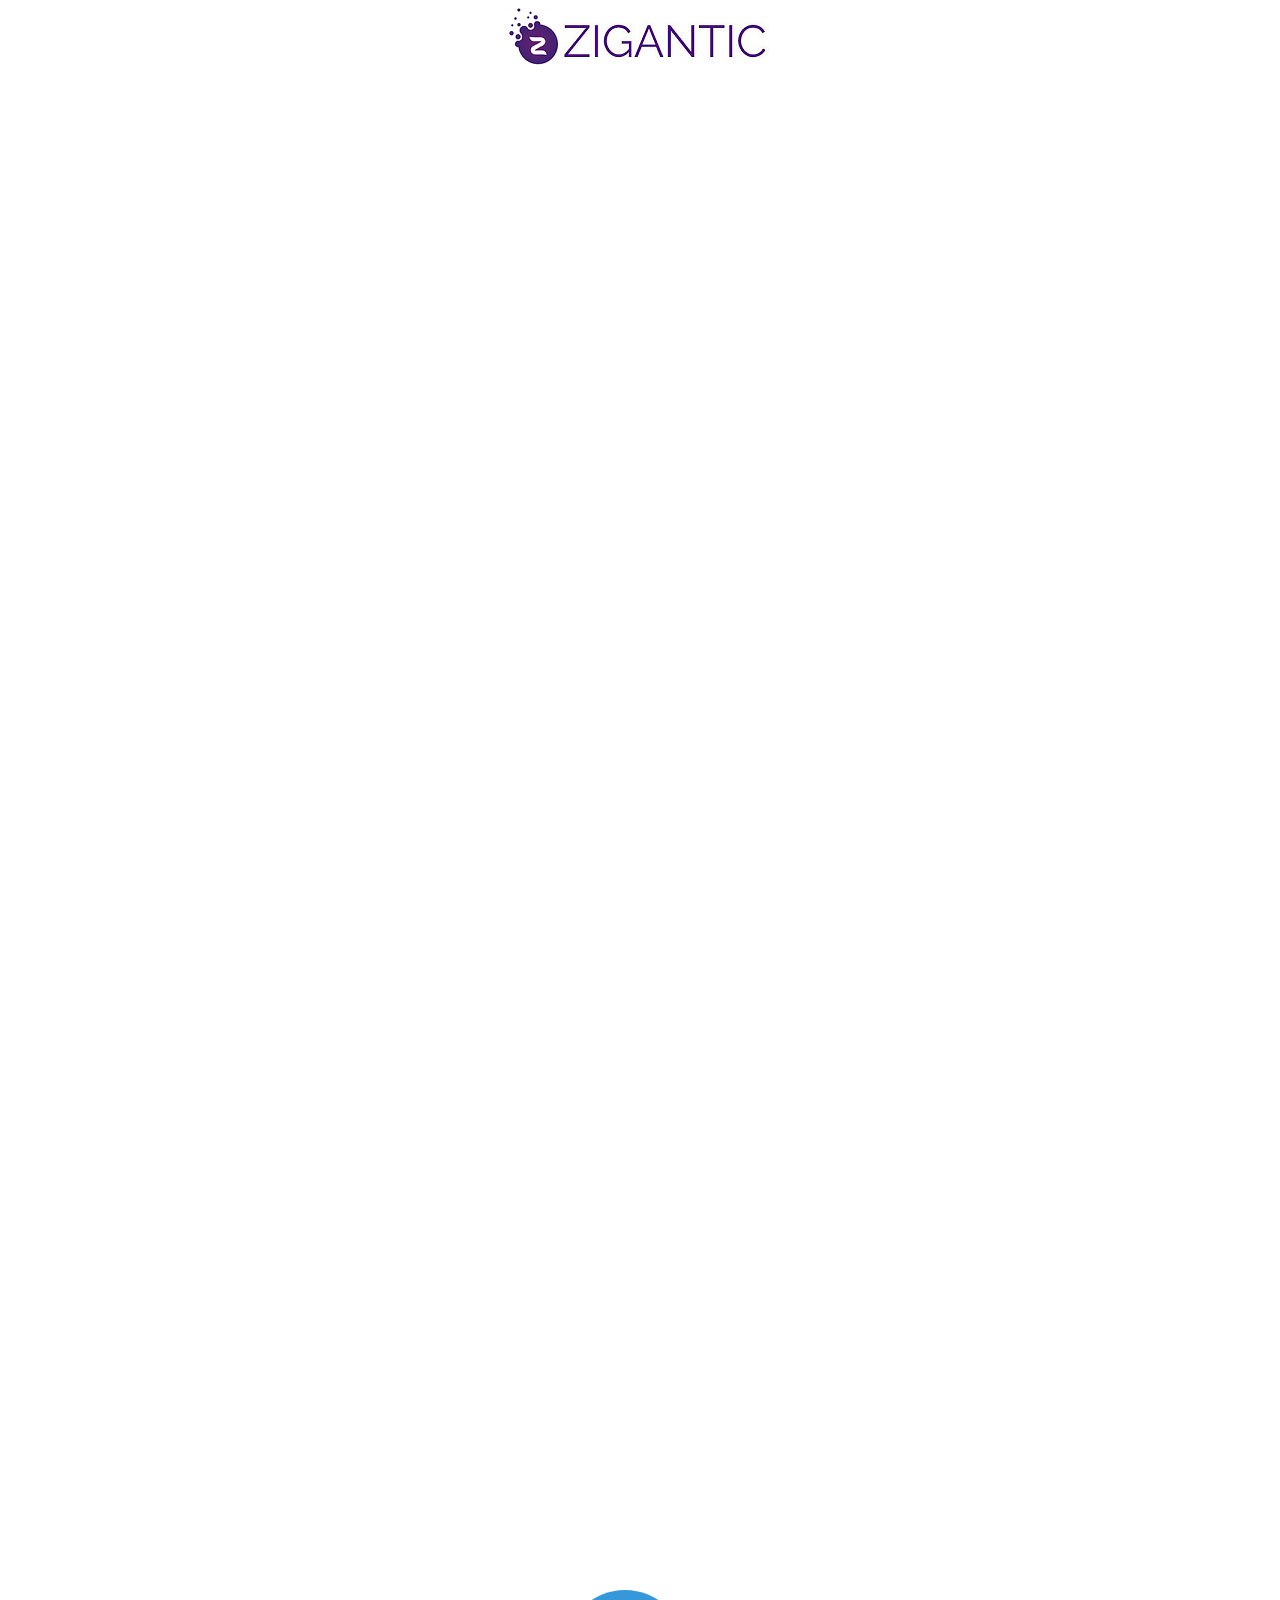
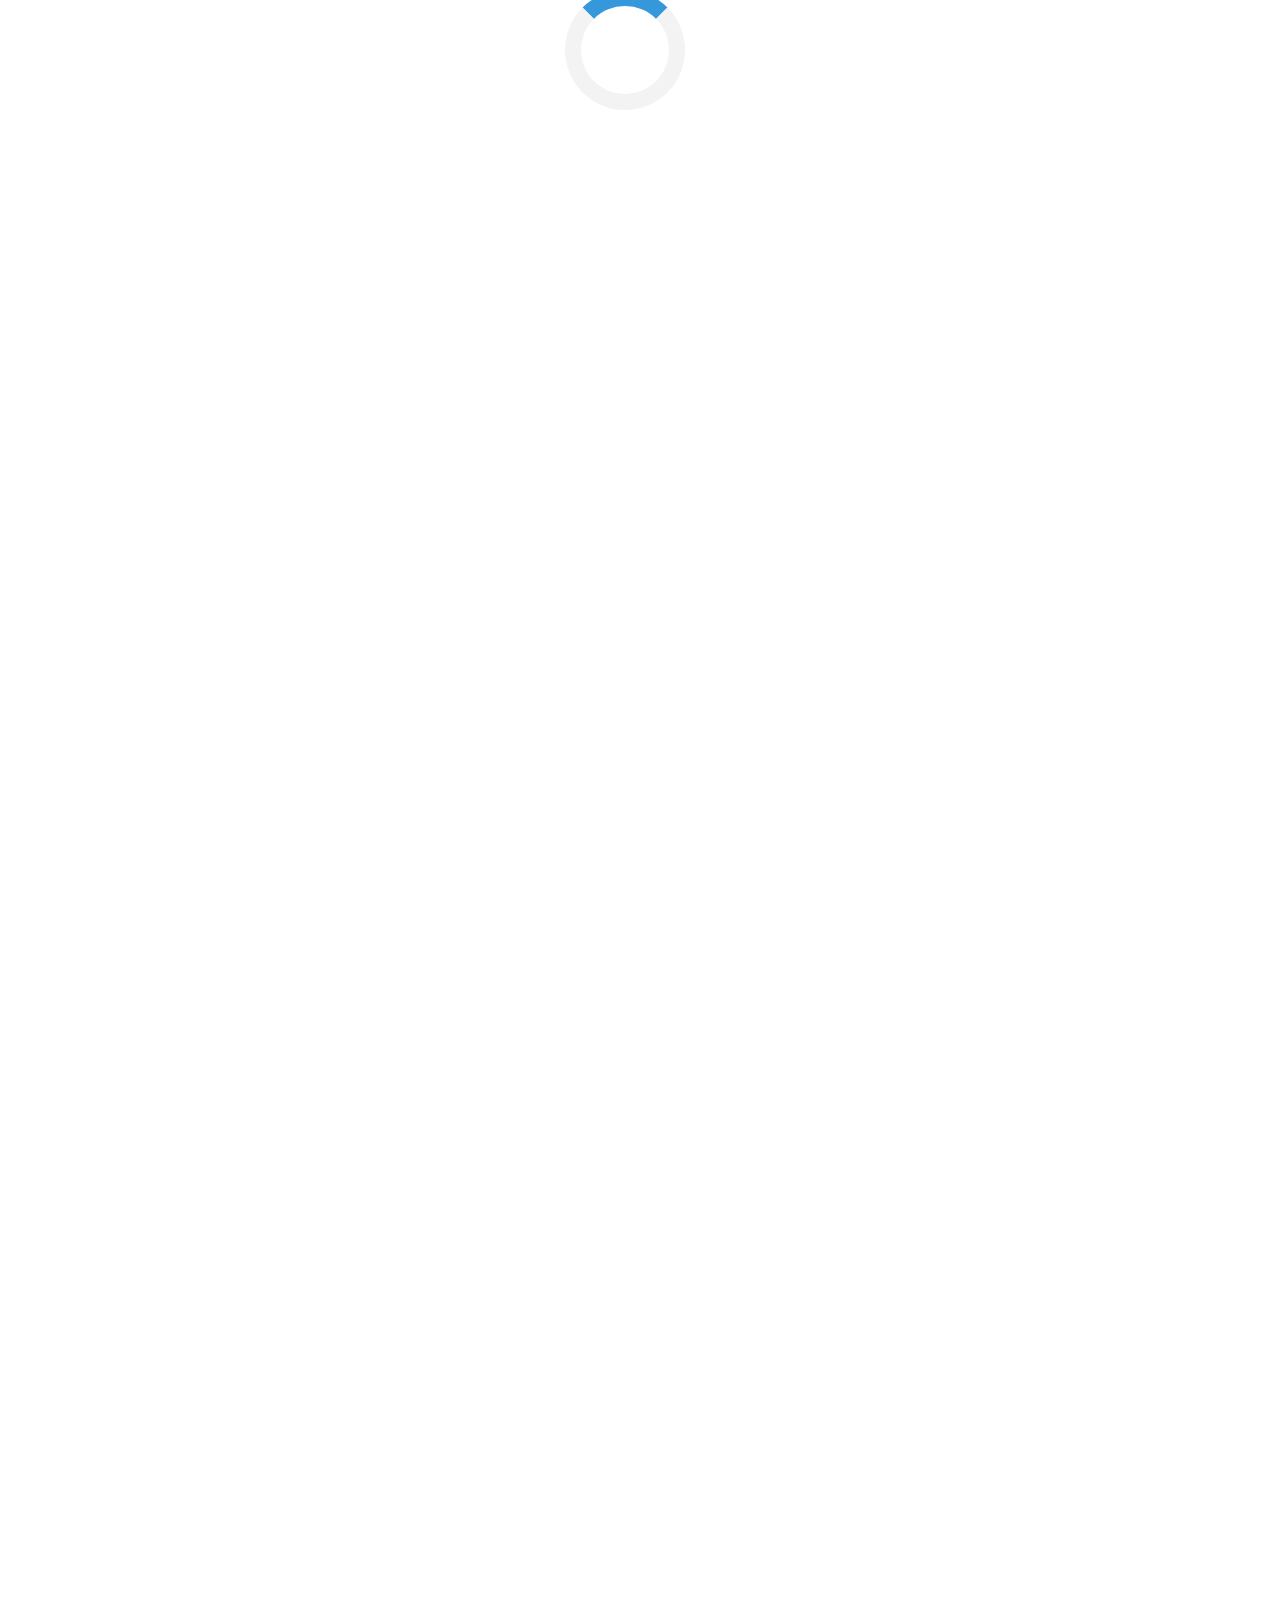
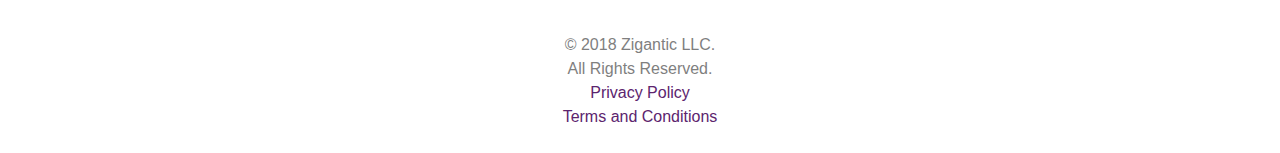
<file: gamedevlondon.html>
<!DOCTYPE html>
<!--[if lt IE 7]>      <html class="no-js lt-ie9 lt-ie8 lt-ie7"> <![endif]-->
<!--[if IE 7]>         <html class="no-js lt-ie9 lt-ie8"> <![endif]-->
<!--[if IE 8]>         <html class="no-js lt-ie9"> <![endif]-->
<!--[if gt IE 8]><!--> <html class="no-js"> <!--<![endif]-->
	<head>

	<meta charset="utf-8">
    <meta name="viewport" content="width=device-width, initial-scale=1">
        
    <style>
    /* Center the loader */
    #loader {
      position: absolute;
      left: 50%;
      top: 50%;
      z-index: 1;
      width: 150px;
      height: 150px;
      margin: -75px 0 0 -75px;
      border: 16px solid #f3f3f3;
      border-radius: 50%;
      border-top: 16px solid #3498db;
      width: 120px;
      height: 120px;
      -webkit-animation: spin 2s linear infinite;
      animation: spin 2s linear infinite;
    }

    @-webkit-keyframes spin {
      0% { -webkit-transform: rotate(0deg); }
      100% { -webkit-transform: rotate(360deg); }
    }

    @keyframes spin {
      0% { transform: rotate(0deg); }
      100% { transform: rotate(360deg); }
    }

    /* Add animation to "page content" */
    .animate-bottom {
      position: relative;
      -webkit-animation-name: animatebottom;
      -webkit-animation-duration: 1s;
      animation-name: animatebottom;
      animation-duration: 1s
    }

    @-webkit-keyframes animatebottom {
      from { bottom:-100px; opacity:0 } 
      to { bottom:0px; opacity:1 }
    }

    @keyframes animatebottom { 
      from{ bottom:-100px; opacity:0 } 
      to{ bottom:0; opacity:1 }
    }

    #myDiv {
      display: none;
      text-align: center;
    }
</style>
</head>
<body onload="myFunction()" style="margin:0;">

<div id="loader"></div>
	<meta http-equiv="X-UA-Compatible" content="IE=edge">
	<title>Zigantic LLC</title> 
    <link rel="shortcut icon" type="images/png" href="images/favicon.PNG" />
	
  	<!-- Facebook and Twitter integration -->
	<meta property="og:title" content=""/>
	<meta property="og:image" content=""/>
	<meta property="og:url" content=""/>
	<meta property="og:site_name" content=""/>
	<meta property="og:description" content=""/>
	<meta name="twitter:title" content="" />
	<meta name="twitter:image" content="" />
	<meta name="twitter:url" content="" />
	<meta name="twitter:card" content="" />
        

	<!-- Place favicon.ico and apple-touch-icon.png in the root directory -->
	<link rel="shortcut icon" href="favicon.ico">

	<!-- <link href='https://fonts.googleapis.com/css?family=PT+Sans:400,700,400italic,700italic' rel='stylesheet' type='text/css'> -->
	
	<!-- Animate.css -->
	<link rel="stylesheet" href="css/animate.css">
	<!-- Icomoon Icon Fonts-->
	<link rel="stylesheet" href="css/icomoon.css">
	<!-- Simple Line Icons -->
	<link rel="stylesheet" href="css/simple-line-icons.css">
	<!-- Bootstrap  -->
	<link rel="stylesheet" href="css/bootstrap.css">
	<!-- Owl Carousel  -->
	<link rel="stylesheet" href="css/owl.carousel.min.css">
	<link rel="stylesheet" href="css/owl.theme.default.min.css">
	<!-- Style -->
	<link rel="stylesheet" href="css/style.css">


	<!-- Modernizr JS -->
	<script src="js/modernizr-2.6.2.min.js"></script>
	<!-- FOR IE9 below -->
	<!--[if lt IE 9]>
	<script src="js/respond.min.js"></script>
	<![endif]-->

	</head>
    <header role="banner" id="fh5co-header">
	
		<!-- Mobile Toggle Menu Button -->
		<center><a href="index.html"><img src="images/ziganticlogov1.PNG" alt="user"></a>
		</center>
	</div>
	
</div>
</header>
	<body>
		

	<script>
		var myVar;
		
		function myFunction() {
		  myVar = setTimeout(showPage, 1000);
		}
		
		function showPage() {
		  document.getElementById("loader").style.display = "none";
		  document.getElementById("myDiv").style.display = "block";
		}
		</script>

<section id="fh5co-services" data-section="services">
<div class="fh5co-services">
    <div class="container">
      <div class="row">
        <div class="col-md-12 section-heading text-center">
          <h2 class="to-animate">
            <span class="purpletext">Test Your Game</span>
          </h2>
          <div class="row">
            <div class="col-md-8 col-md-offset-2 subtext">
              <h3 class="to-animate">
                Fill out the form below to start the testing process. We will get
                back to you via email within the next few days.
               <br><br> <b><em>NOTE: This form is only for members of Game Dev London.</em></b>
              </h3>
            </div>
          </div>
          <iframe src="https://docs.google.com/forms/d/e/1FAIpQLSd78gG83_ODVAOBJbMqFqGUZAzuYktvFJOptSb-7WidAu5Ufg/viewform?embedded=true" width="100%" height="2701" frameborder="0" marginheight="0" marginwidth="0">Loading…</iframe>
        </div>
      </div>
    </div>
  </div>

</section>
		
                
            <center><footer>
                <p class="copy-right">&copy; 2018 Zigantic LLC. <br>All Rights Reserved. <br>
               <span><a href="privacy-policy.html" target="blank">Privacy Policy</a>
                    <br>
                   <a href="termsandconditions.html" target = "blank">Terms and Conditions</a> </span>
				</p>
                
            </footer></center>
 
	

	
	<!-- jQuery -->
	<script src="js/jquery.min.js"></script>
	<!-- jQuery Easing -->
	<script src="js/jquery.easing.1.3.js"></script>
	<!-- Bootstrap -->
	<script src="js/bootstrap.min.js"></script>
	<!-- Waypoints -->
	<script src="js/jquery.waypoints.min.js"></script>
	<!-- Stellar Parallax -->
	<script src="js/jquery.stellar.min.js"></script>
	<!-- Owl Carousel -->
	<script src="js/owl.carousel.min.js"></script>
	<!-- Counters -->
	<script src="js/jquery.countTo.js"></script>
	<!-- Google Map -->
	
	<!-- Main JS (Do not remove) -->
	<script src="js/main.js"></script>

	</body>
</html>
</file>
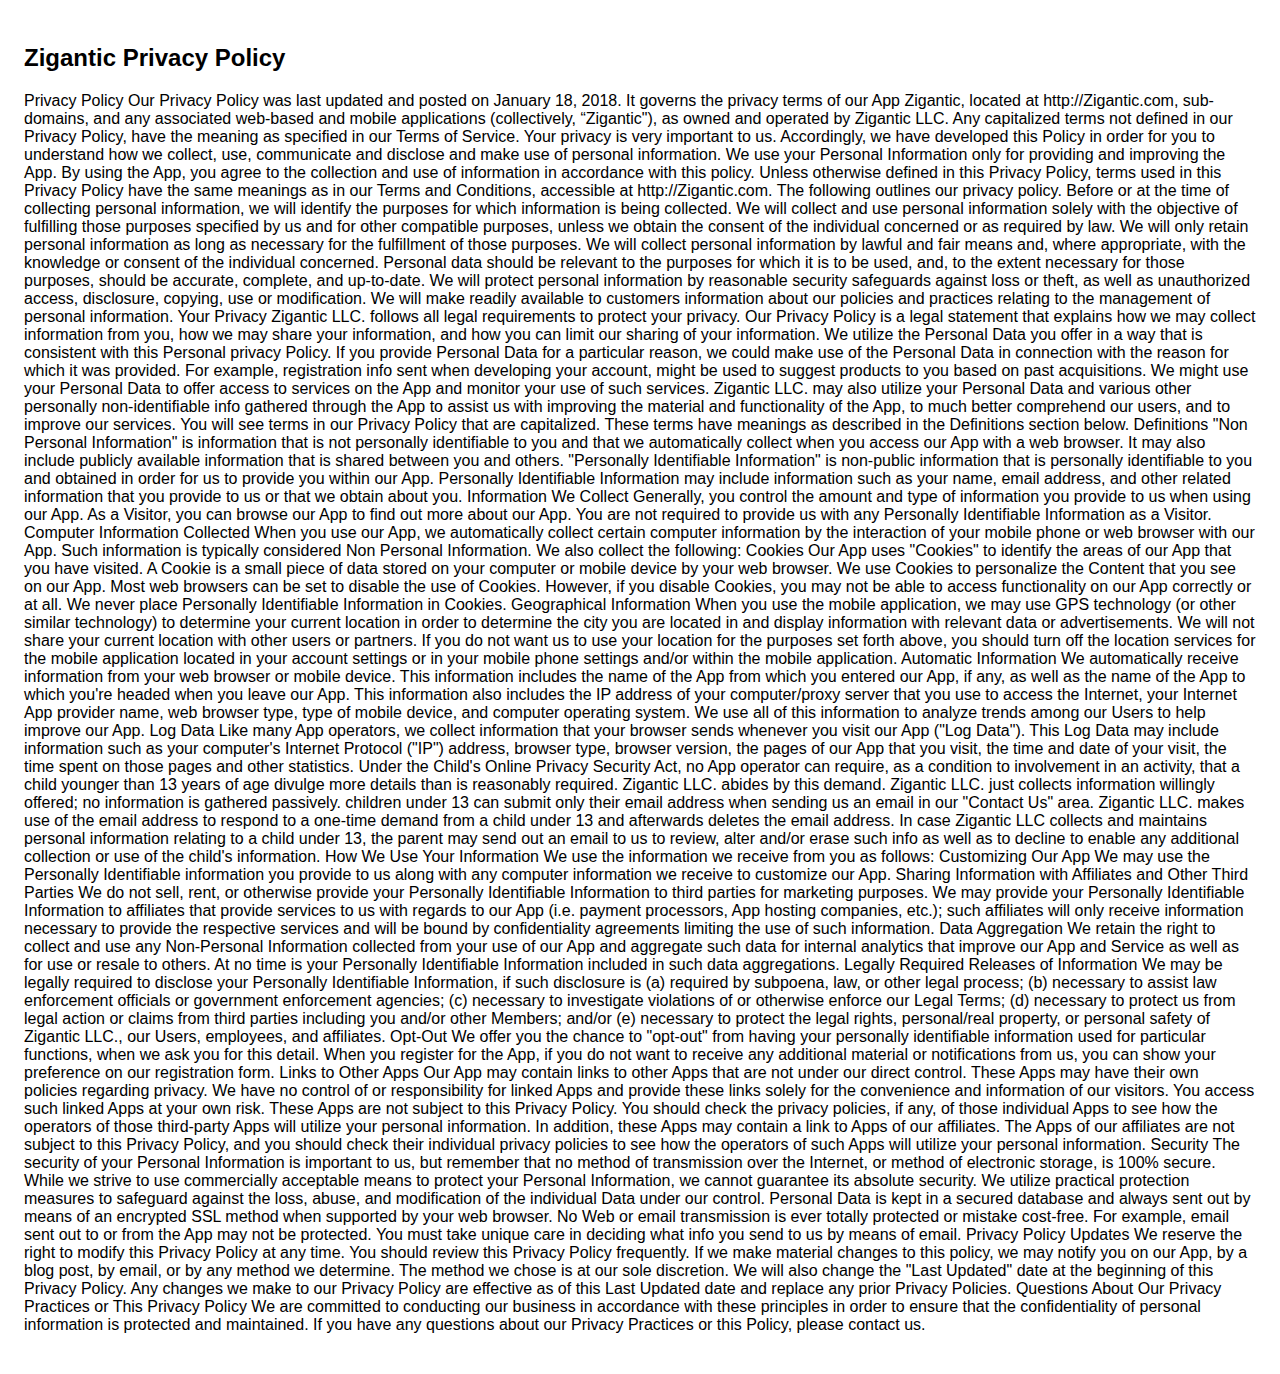
<file: privacy-policy.html>
<!DOCTYPE html><html> <head> 
    <link rel="shortcut icon" type="image/png" href="images/logov1.PNG">
    
    
    <meta charset="utf-8"> <meta name="viewport" content="width=device-width"> <title>Privacy Policy</title> <style>body{font-family: "Helvetica Neue", Helvetica, Arial, sans-serif; padding:1em;}</style></head> <body><h2>Zigantic Privacy Policy</h2> <p>Privacy Policy
Our Privacy Policy was last updated and posted on January 18, 2018. It governs the privacy terms of our App Zigantic, located at http://Zigantic.com, sub-domains, and any associated web-based and mobile applications (collectively, “Zigantic"), as owned and operated by Zigantic LLC. Any capitalized terms not defined in our Privacy Policy, have the meaning as specified in our Terms of Service.
Your privacy is very important to us. Accordingly, we have developed this Policy in order for you to understand how we collect, use, communicate and disclose and make use of personal information. We use your Personal Information only for providing and improving the App. By using the App, you agree to the collection and use of information in accordance with this policy. Unless otherwise defined in this Privacy Policy, terms used in this Privacy Policy have the same meanings as in our Terms and Conditions, accessible at http://Zigantic.com. The following outlines our privacy policy.
Before or at the time of collecting personal information, we will identify the purposes for which information is being collected.
We will collect and use personal information solely with the objective of fulfilling those purposes specified by us and for other compatible purposes, unless we obtain the consent of the individual concerned or as required by law.
We will only retain personal information as long as necessary for the fulfillment of those purposes.
We will collect personal information by lawful and fair means and, where appropriate, with the knowledge or consent of the individual concerned.
Personal data should be relevant to the purposes for which it is to be used, and, to the extent necessary for those purposes, should be accurate, complete, and up-to-date.
We will protect personal information by reasonable security safeguards against loss or theft, as well as unauthorized access, disclosure, copying, use or modification.
We will make readily available to customers information about our policies and practices relating to the management of personal information.
Your Privacy
Zigantic LLC. follows all legal requirements to protect your privacy. Our Privacy Policy is a legal statement that explains how we may collect information from you, how we may share your information, and how you can limit our sharing of your information. We utilize the Personal Data you offer in a way that is consistent with this Personal privacy Policy. If you provide Personal Data for a particular reason, we could make use of the Personal Data in connection with the reason for which it was provided. For example, registration info sent when developing your account, might be used to suggest products to you based on past acquisitions. We might use your Personal Data to offer access to services on the App and monitor your use of such services. Zigantic LLC. may also utilize your Personal Data and various other personally non-identifiable info gathered through the App to assist us with improving the material and functionality of the App, to much better comprehend our users, and to improve our services. You will see terms in our Privacy Policy that are capitalized. These terms have meanings as described in the Definitions section below.
Definitions
"Non Personal Information" is information that is not personally identifiable to you and that we automatically collect when you access our App with a web browser. It may also include publicly available information that is shared between you and others.
"Personally Identifiable Information" is non-public information that is personally identifiable to you and obtained in order for us to provide you within our App. Personally Identifiable Information may include information such as your name, email address, and other related information that you provide to us or that we obtain about you.
Information We Collect
Generally, you control the amount and type of information you provide to us when using our App.
As a Visitor, you can browse our App to find out more about our App. You are not required to provide us with any Personally Identifiable Information as a Visitor.
Computer Information Collected
When you use our App, we automatically collect certain computer information by the interaction of your mobile phone or web browser with our App. Such information is typically considered Non Personal Information. We also collect the following:
Cookies
Our App uses "Cookies" to identify the areas of our App that you have visited. A Cookie is a small piece of data stored on your computer or mobile device by your web browser. We use Cookies to personalize the Content that you see on our App. Most web browsers can be set to disable the use of Cookies. However, if you disable Cookies, you may not be able to access functionality on our App correctly or at all. We never place Personally Identifiable Information in Cookies.
Geographical Information
When you use the mobile application, we may use GPS technology (or other similar technology) to determine your current location in order to determine the city you are located in and display information with relevant data or advertisements. We will not share your current location with other users or partners. If you do not want us to use your location for the purposes set forth above, you should turn off the location services for the mobile application located in your account settings or in your mobile phone settings and/or within the mobile application.
Automatic Information
We automatically receive information from your web browser or mobile device. This information includes the name of the App from which you entered our App, if any, as well as the name of the App to which you're headed when you leave our App. This information also includes the IP address of your computer/proxy server that you use to access the Internet, your Internet App provider name, web browser type, type of mobile device, and computer operating system. We use all of this information to analyze trends among our Users to help improve our App. 
Log Data
Like many App operators, we collect information that your browser sends whenever you visit our App ("Log Data"). This Log Data may include information such as your computer's Internet Protocol ("IP") address, browser type, browser version, the pages of our App that you visit, the time and date of your visit, the time spent on those pages and other statistics.
Under the Child's Online Privacy Security Act, no App operator can require, as a condition to involvement in an activity, that a child younger than 13 years of age divulge more details than is reasonably required. Zigantic LLC. abides by this demand. Zigantic LLC. just collects information willingly offered; no information is gathered passively. children under 13 can submit only their email address when sending us an email in our "Contact Us" area. Zigantic LLC. makes use of the email address to respond to a one-time demand from a child under 13 and afterwards deletes the email address. In case Zigantic LLC collects and maintains personal information relating to a child under 13, the parent may send out an email to us to review, alter and/or erase such info as well as to decline to enable any additional collection or use of the child's information.
How We Use Your Information
We use the information we receive from you as follows:
Customizing Our App
We may use the Personally Identifiable information you provide to us along with any computer information we receive to customize our App.
Sharing Information with Affiliates and Other Third Parties
We do not sell, rent, or otherwise provide your Personally Identifiable Information to third parties for marketing purposes. We may provide your Personally Identifiable Information to affiliates that provide services to us with regards to our App (i.e. payment processors, App hosting companies, etc.); such affiliates will only receive information necessary to provide the respective services and will be bound by confidentiality agreements limiting the use of such information.
Data Aggregation
We retain the right to collect and use any Non-Personal Information collected from your use of our App and aggregate such data for internal analytics that improve our App and Service as well as for use or resale to others. At no time is your Personally Identifiable Information included in such data aggregations.
Legally Required Releases of Information
We may be legally required to disclose your Personally Identifiable Information, if such disclosure is (a) required by subpoena, law, or other legal process; (b) necessary to assist law enforcement officials or government enforcement agencies; (c) necessary to investigate violations of or otherwise enforce our Legal Terms; (d) necessary to protect us from legal action or claims from third parties including you and/or other Members; and/or (e) necessary to protect the legal rights, personal/real property, or personal safety of Zigantic LLC., our Users, employees, and affiliates.
Opt-Out
We offer you the chance to "opt-out" from having your personally identifiable information used for particular functions, when we ask you for this detail. When you register for the App, if you do not want to receive any additional material or notifications from us, you can show your preference on our registration form.
Links to Other Apps
Our App may contain links to other Apps that are not under our direct control. These Apps may have their own policies regarding privacy. We have no control of or responsibility for linked Apps and provide these links solely for the convenience and information of our visitors. You access such linked Apps at your own risk. These Apps are not subject to this Privacy Policy. You should check the privacy policies, if any, of those individual Apps to see how the operators of those third-party Apps will utilize your personal information. In addition, these Apps may contain a link to Apps of our affiliates. The Apps of our affiliates are not subject to this Privacy Policy, and you should check their individual privacy policies to see how the operators of such Apps will utilize your personal information.
Security
The security of your Personal Information is important to us, but remember that no method of transmission over the Internet, or method of electronic storage, is 100% secure. While we strive to use commercially acceptable means to protect your Personal Information, we cannot guarantee its absolute security. We utilize practical protection measures to safeguard against the loss, abuse, and modification of the individual Data under our control. Personal Data is kept in a secured database and always sent out by means of an encrypted SSL method when supported by your web browser. No Web or email transmission is ever totally protected or mistake cost-free. For example, email sent out to or from the App may not be protected. You must take unique care in deciding what info you send to us by means of email.
Privacy Policy Updates
We reserve the right to modify this Privacy Policy at any time. You should review this Privacy Policy frequently. If we make material changes to this policy, we may notify you on our App, by a blog post, by email, or by any method we determine. The method we chose is at our sole discretion. We will also change the "Last Updated" date at the beginning of this Privacy Policy. Any changes we make to our Privacy Policy are effective as of this Last Updated date and replace any prior Privacy Policies.
Questions About Our Privacy Practices or This Privacy Policy
We are committed to conducting our business in accordance with these principles in order to ensure that the confidentiality of personal information is protected and maintained. If you have any questions about our Privacy Practices or this Policy, please contact us.

 </p>
    </body>
</html>
</file>
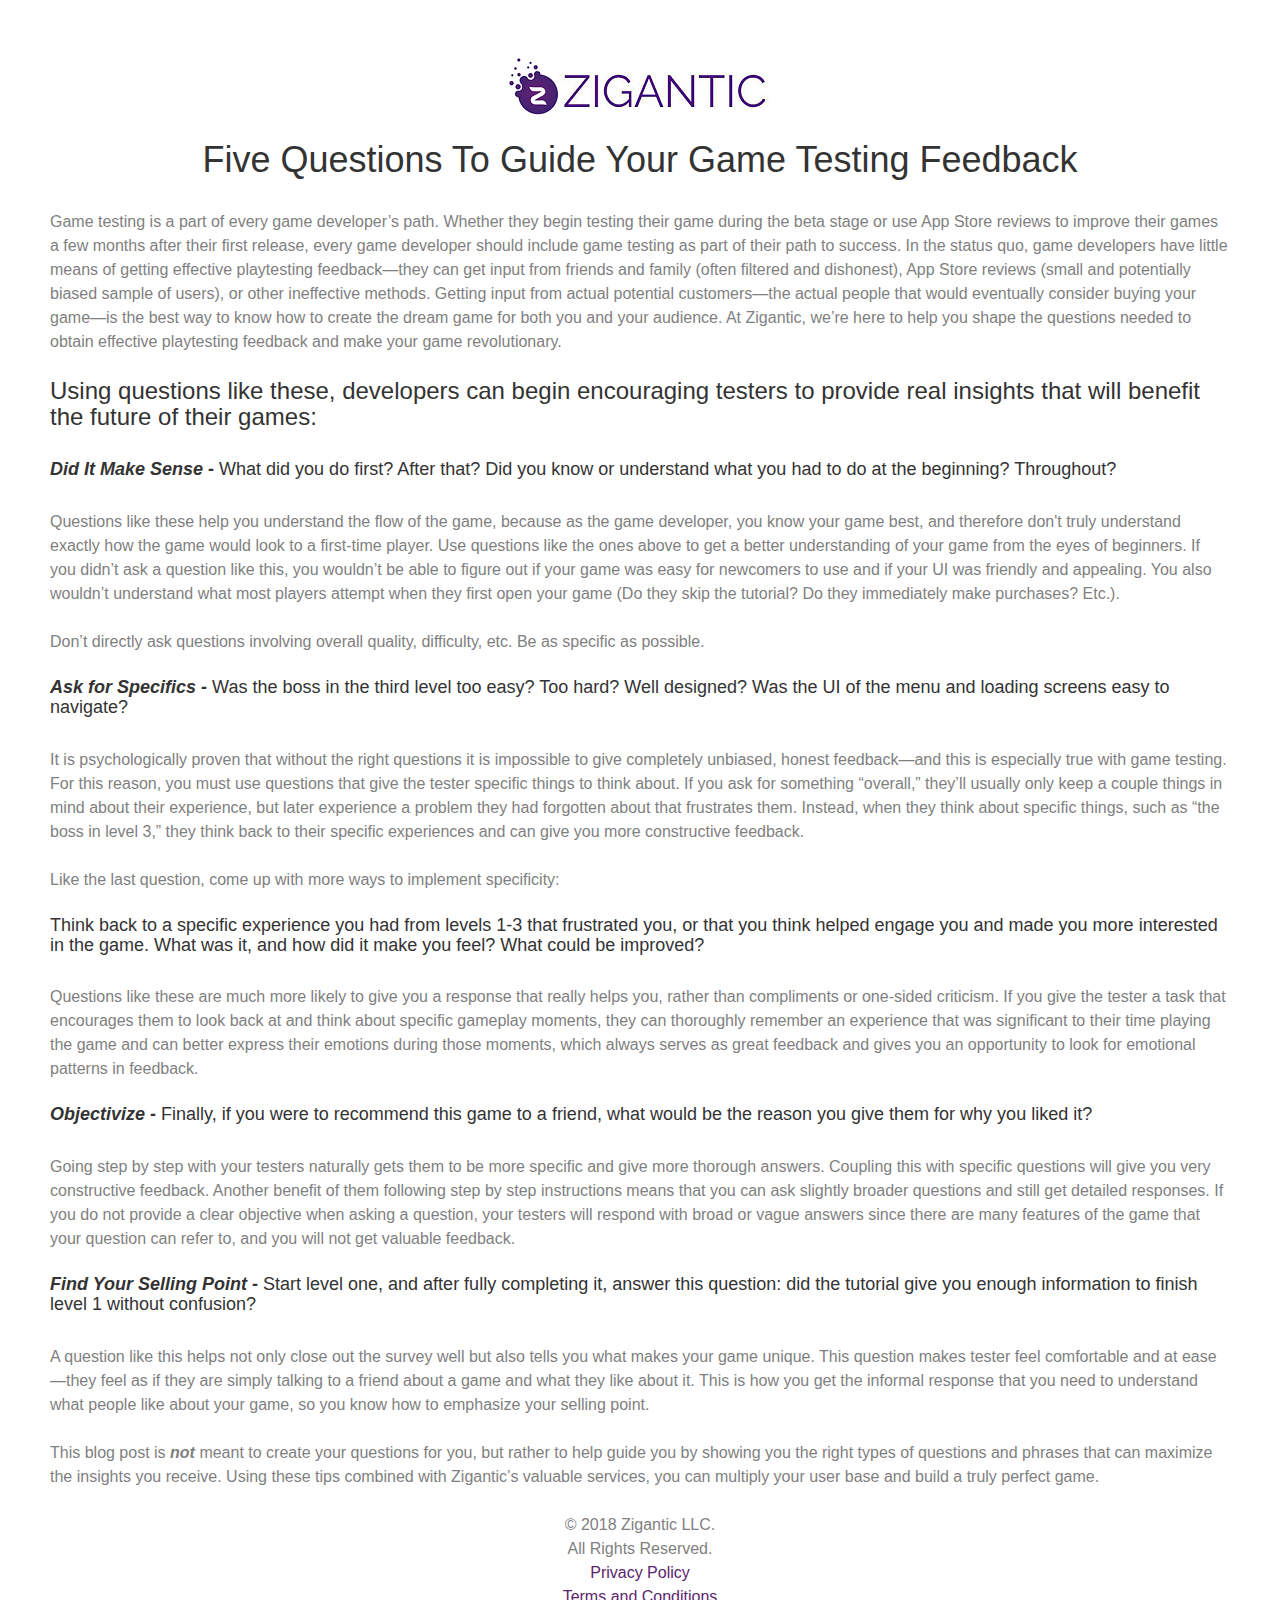
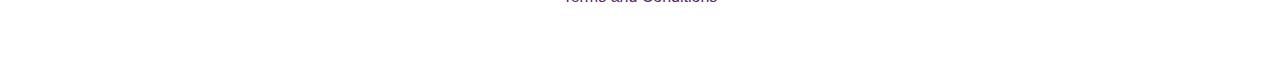
<file: questions.html>
<!DOCTYPE html>
<!--[if lt IE 7]>      <html class="no-js lt-ie9 lt-ie8 lt-ie7"> <![endif]-->
<!--[if IE 7]>         <html class="no-js lt-ie9 lt-ie8"> <![endif]-->
<!--[if IE 8]>         <html class="no-js lt-ie9"> <![endif]-->
<!--[if gt IE 8]><!--> <html class="no-js"> <!--<![endif]-->
	<head>

	<meta charset="utf-8">
    <meta name="viewport" content="width=device-width, initial-scale=1">
        
    <style>
    /* Center the loader */
    #loader {
      position: absolute;
      left: 50%;
      top: 50%;
      z-index: 1;
      width: 150px;
      height: 150px;
      margin: -75px 0 0 -75px;
      border: 16px solid index.html/#f3f3f3;
      border-radius: 50%;
      border-top: 16px solid index.html/#3498db;
      width: 120px;
      height: 120px;
      -webkit-animation: spin 2s linear infinite;
      animation: spin 2s linear infinite;
    }

    @-webkit-keyframes spin {
      0% { -webkit-transform: rotate(0deg); }
      100% { -webkit-transform: rotate(360deg); }
    }

    @keyframes spin {
      0% { transform: rotate(0deg); }
      100% { transform: rotate(360deg); }
    }

    /* Add animation to "page content" */
    .animate-bottom {
      position: relative;
      -webkit-animation-name: animatebottom;
      -webkit-animation-duration: 1s;
      animation-name: animatebottom;
      animation-duration: 1s
    }

    @-webkit-keyframes animatebottom {
      from { bottom:-100px; opacity:0 } 
      to { bottom:0px; opacity:1 }
    }

    @keyframes animatebottom { 
      from{ bottom:-100px; opacity:0 } 
      to{ bottom:0; opacity:1 }
    }

    #myDiv {
      display: none;
      text-align: center;
    }
</style>
</head>
<body onload="myFunction()" style="margin:50px;">

<div id="loader"></div>
	<meta http-equiv="X-UA-Compatible" content="IE=edge">
	<title>Zigantic LLC</title> 
    <link rel="shortcut icon" type="images/png" href="images/favicon.PNG" />
	
  	<!-- Facebook and Twitter integration -->
	<meta property="og:title" content=""/>
	<meta property="og:image" content=""/>
	<meta property="og:url" content=""/>
	<meta property="og:site_name" content=""/>
	<meta property="og:description" content=""/>
	<meta name="twitter:title" content="" />
	<meta name="twitter:image" content="" />
	<meta name="twitter:url" content="" />
	<meta name="twitter:card" content="" />
        

	<!-- Place favicon.ico and apple-touch-icon.png in the root directory -->
	<link rel="shortcut icon" href="favicon.ico">

	<!-- <link href='https://fonts.googleapis.com/css?family=PT+Sans:400,700,400italic,700italic' rel='stylesheet' type='text/css'> -->
	
	<!-- Animate.css -->
	<link rel="stylesheet" href="css/animate.css">
	<!-- Icomoon Icon Fonts-->
	<link rel="stylesheet" href="css/icomoon.css">
	<!-- Simple Line Icons -->
	<link rel="stylesheet" href="css/simple-line-icons.css">
	<!-- Bootstrap  -->
	<link rel="stylesheet" href="css/bootstrap.css">
	<!-- Owl Carousel  -->
	<link rel="stylesheet" href="css/owl.carousel.min.css">
	<link rel="stylesheet" href="css/owl.theme.default.min.css">
	<!-- Style -->
	<link rel="stylesheet" href="css/style.css">


	<!-- Modernizr JS -->
	<script src="js/modernizr-2.6.2.min.js"></script>
	<!-- FOR IE9 below -->
	<!--[if lt IE 9]>
	<script src="js/respond.min.js"></script>
	<![endif]-->

	</head>
    
	<body>
	<header role="banner" id="fh5co-header">
	
					<!-- Mobile Toggle Menu Button -->
                    <center><a href="index.html"><img src="images/ziganticlogov1.PNG" alt="user"></a>
                    </center>
				</div>
				
	  </div>
	</header>

	<script>
		var myVar;
		
		function myFunction() {
		  myVar = setTimeout(showPage, 1000);
		}
		
		function showPage() {
		  document.getElementById("loader").style.display = "none";
		  document.getElementById("myDiv").style.display = "block";
		}
    </script>
    <br><br><br>
<center><h1>Five Questions To Guide Your Game Testing Feedback </h1></center>
<!-- <center><h3>Arav Manchanda</h3></center> -->

<p>Game testing is a part of every game developer’s path. Whether they begin testing their game during the beta stage or use App Store reviews to improve their games a few months after their first release, every game developer should include game testing as part of their path to success. In the status quo, game developers have little means of getting effective playtesting feedback—they can get input from friends and family (often filtered and dishonest), App Store reviews (small and potentially biased sample of users), or other ineffective methods. Getting input from actual potential customers—the actual people that would eventually consider buying your game—is the best way to know how to create the dream game for both you and your audience. At Zigantic, we’re here to help you shape the questions needed to obtain effective playtesting feedback and make your game revolutionary.</p>

<h3>Using questions like these, developers can begin encouraging testers to provide real insights that will benefit the future of their games:</h3>
<h4><b><em>Did It Make Sense - </em></b> What did you do first? After that? Did you know or understand what you had to do at the beginning? Throughout?</h4>
  <p>Questions like these help you understand the flow of the game, because as the game developer, you know your game best, and therefore don't truly understand exactly how the game would look to a first-time player. Use questions like the ones above to get a better understanding of your game from the eyes of beginners. If you didn’t ask a question like this, you wouldn’t be able to figure out if your game was easy for newcomers to use and if your UI was friendly and appealing. You also wouldn’t understand what most players attempt when they first open your game (Do they skip the tutorial? Do they immediately make purchases? Etc.).</p>  

<p>Don’t directly ask questions involving overall quality, difficulty, etc. Be as specific as possible. </p>

<h4><b><em>Ask for Specifics - </em></b> Was the boss in the third level too easy? Too hard? Well designed? Was the UI of the menu and loading screens easy to navigate?</h4>
<p>It is psychologically proven that without the right questions it is impossible to give completely unbiased, honest feedback<span>&#8212;</span>and this is especially true with game testing. For this reason, you must use questions that give the tester specific things to think about. If you ask for something “overall,” they’ll usually only keep a couple things in mind about their experience, but later experience a problem they had forgotten about that frustrates them. Instead, when they think about specific things, such as “the boss in level 3,” they think back to their specific experiences and can give you more constructive feedback. </p>

<p>Like the last question, come up with more ways to implement specificity:</p>
<h4>Think back to a specific experience you had from levels 1-3 that frustrated you, or that you think helped engage you and made you more interested in the game. What was it, and how did it make you feel? What could be improved?</h4>
<p>    Questions like these are much more likely to give you a response that really helps you, rather than compliments or one-sided criticism. If you give the tester a task that encourages them to look back at and think about specific gameplay moments, they can thoroughly remember an experience that was significant to their time playing the game and can better express their emotions during those moments, which always serves as great feedback and gives you an opportunity to look for emotional patterns in feedback. </p>

<h4><b><em>Objectivize - </em></b>Finally, if you were to recommend this game to a friend, what would be the reason you give them for why you liked it?</h4>

<p>Going step by step with your testers naturally gets them to be more specific and give more thorough answers. Coupling this with specific questions will give you very constructive feedback. Another benefit of them following step by step instructions means that you can ask slightly broader questions and still get detailed responses. If you do not provide a clear objective when asking a question, your testers will respond with broad or vague answers since there are many features of the game that your question can refer to, and you will not get valuable feedback.</p>
<h4><b><em>Find Your Selling Point - </em></b>Start level one, and after fully completing it, answer this question: did the tutorial give you enough information to finish level 1 without confusion?</h4>
<p>A question like this helps not only close out the survey well but also tells you what makes your game unique. This question makes tester feel comfortable and at ease—they feel as if they are simply talking to a friend about a game and what they like about it. This is how you get the informal response that you need to understand what people like about your game, so you know how to emphasize your selling point.</p>

<p>This blog post is <b><em>not</em></b> meant to create your questions for you, but rather to help guide you by showing you the right types of questions and phrases that can maximize the insights you receive.  Using these tips combined with Zigantic’s valuable services, you can multiply your user base and build a truly perfect game.</p>

<center><footer>
  <p class="copy-right">&copy; 2018 Zigantic LLC. <br>All Rights Reserved. <br>
 <span><a href="privacy-policy.html" target="blank">Privacy Policy</a>
      <br>
     <a href="termsandconditions.html" target = "blank">Terms and Conditions</a> </span>
</p>
  
</footer></center>




<!-- jQuery -->
<script src="js/jquery.min.js"></script>
<!-- jQuery Easing -->
<script src="js/jquery.easing.1.3.js"></script>
<!-- Bootstrap -->
<script src="js/bootstrap.min.js"></script>
<!-- Waypoints -->
<script src="js/jquery.waypoints.min.js"></script>
<!-- Stellar Parallax -->
<script src="js/jquery.stellar.min.js"></script>
<!-- Owl Carousel -->
<script src="js/owl.carousel.min.js"></script>
<!-- Counters -->
<script src="js/jquery.countTo.js"></script>
<!-- Google Map -->

<!-- Main JS (Do not remove) -->
<script src="js/main.js"></script>

</body>
</html>

</html>
</file>
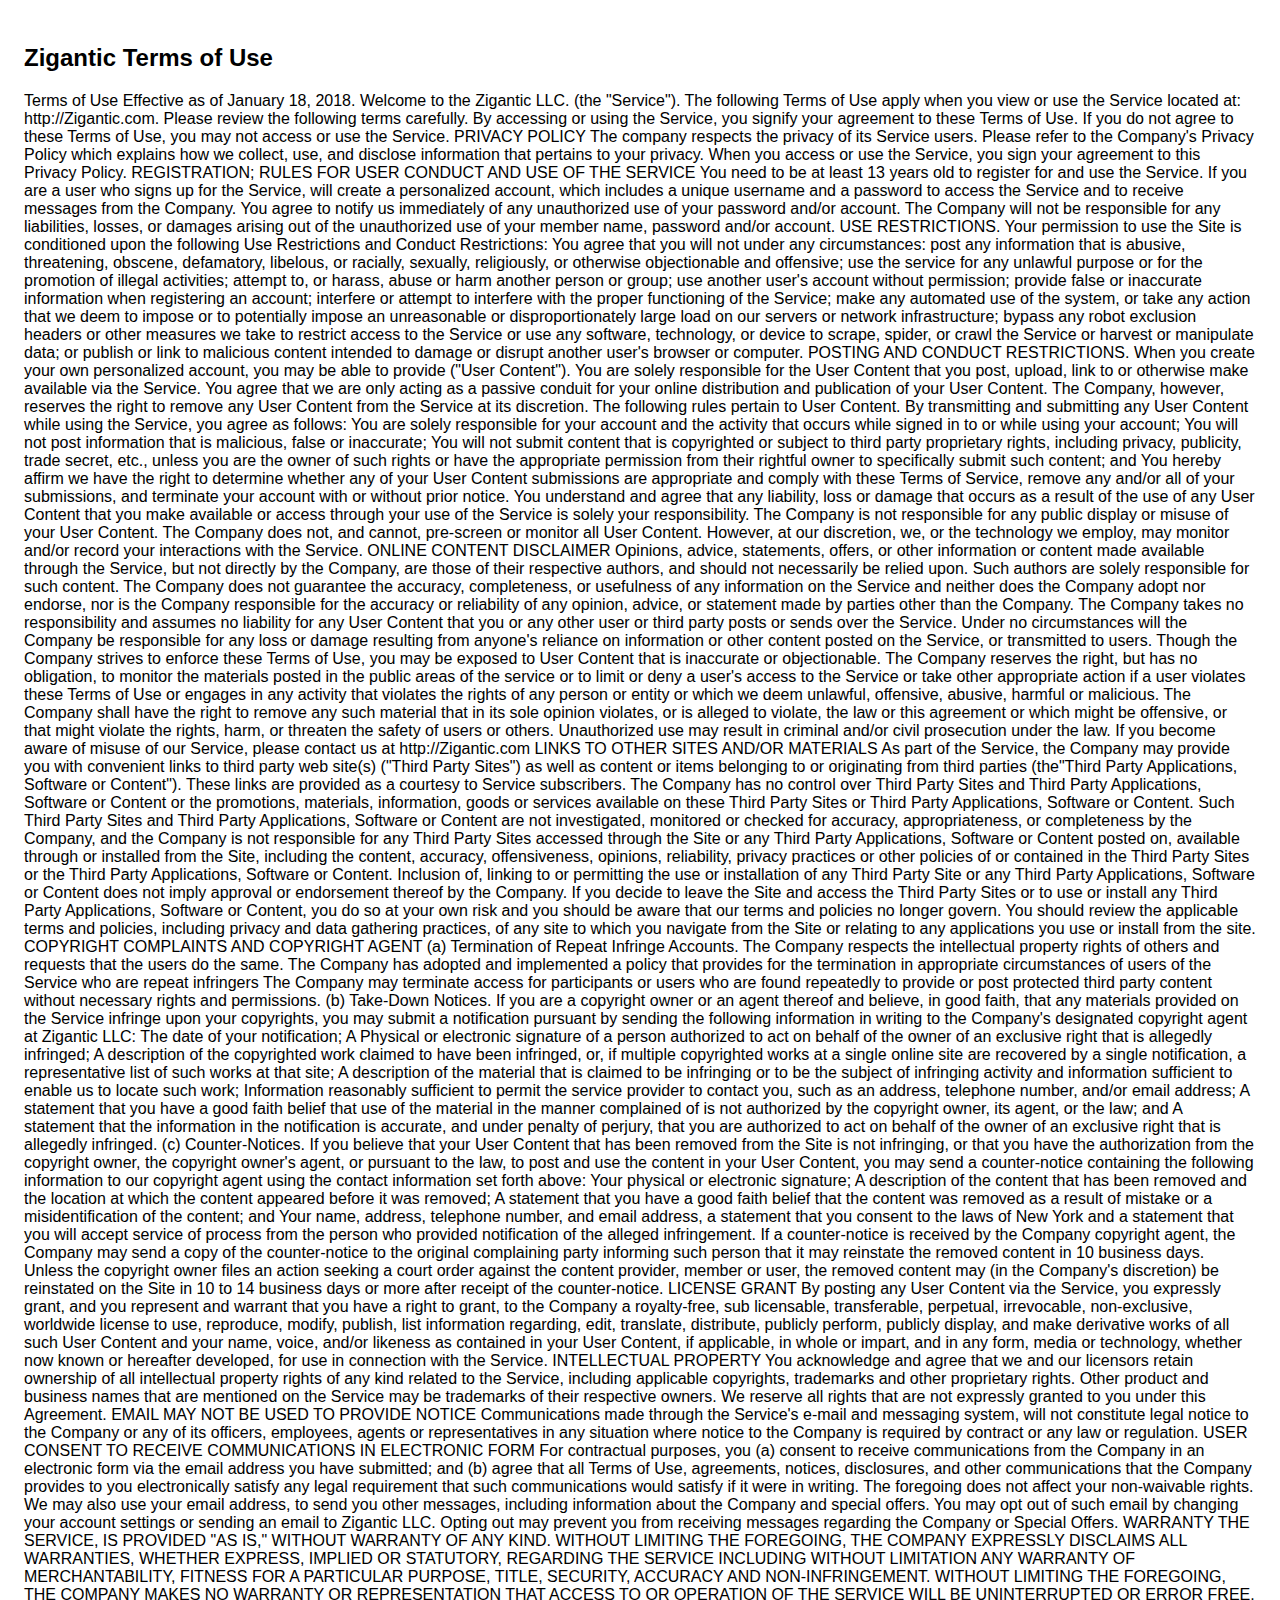
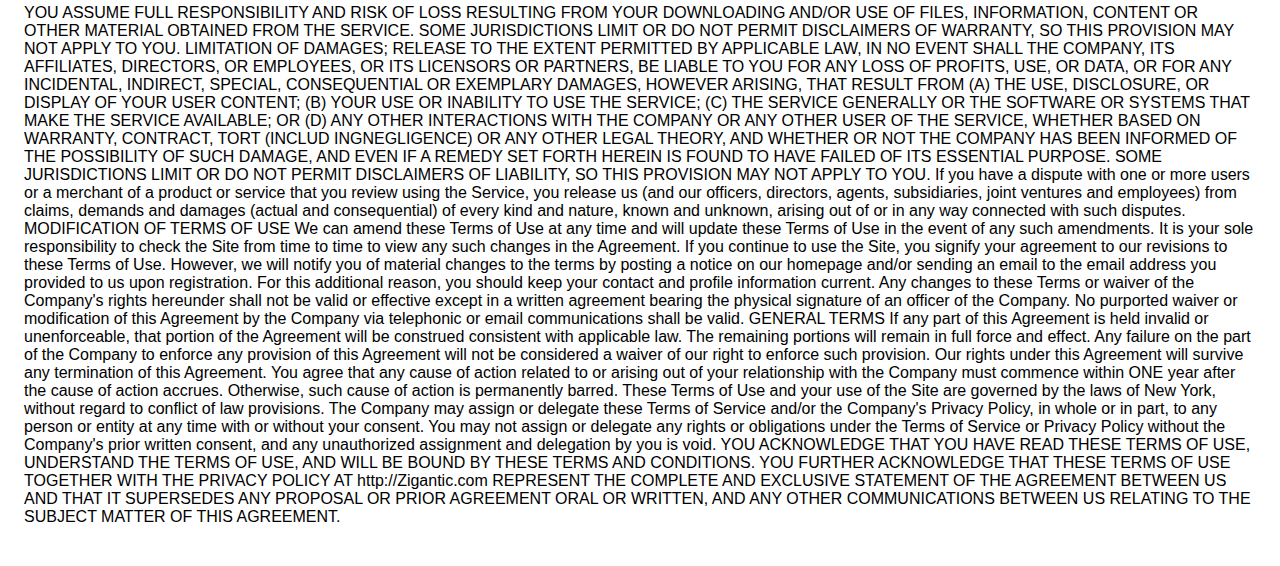
<file: termsandconditions.html>
<!DOCTYPE html><html> <head> <meta charset="utf-8"> <meta name="viewport" content="width=device-width"> <title>Zigantic Terms of Use</title> <style>body{font-family: "Helvetica Neue", Helvetica, Arial, sans-serif; padding:1em;}</style></head> <body><h2>Zigantic Terms of Use</h2> <p>
    
    
    
    Terms of Use
Effective as of January 18, 2018.
Welcome to the Zigantic LLC. (the "Service"). The following Terms of Use apply when you view or use the Service located at: http://Zigantic.com. Please review the following terms carefully. By accessing or using the Service, you signify your agreement to these Terms of Use. If you do not agree to these Terms of Use, you may not access or use the Service.
PRIVACY POLICY
The company respects the privacy of its Service users. Please refer to the Company's Privacy Policy which explains how we collect, use, and disclose information that pertains to your privacy. When you access or use the Service, you sign your agreement to this Privacy Policy.
REGISTRATION; RULES FOR USER CONDUCT AND USE OF THE SERVICE
You need to be at least 13 years old to register for and use the Service.
If you are a user who signs up for the Service, will create a personalized account, which includes a unique username and a password to access the Service and to receive messages from the Company. You agree to notify us immediately of any unauthorized use of your password and/or account. The Company will not be responsible for any liabilities, losses, or damages arising out of the unauthorized use of your member name, password and/or account.
USE RESTRICTIONS.
Your permission to use the Site is conditioned upon the following Use Restrictions and Conduct Restrictions: You agree that you will not under any circumstances:
post any information that is abusive, threatening, obscene, defamatory, libelous, or racially, sexually, religiously, or otherwise objectionable and offensive;
use the service for any unlawful purpose or for the promotion of illegal activities;
attempt to, or harass, abuse or harm another person or group;
use another user's account without permission;
provide false or inaccurate information when registering an account;
interfere or attempt to interfere with the proper functioning of the Service;
make any automated use of the system, or take any action that we deem to impose or to potentially impose an unreasonable or disproportionately large load on our servers or network infrastructure;
bypass any robot exclusion headers or other measures we take to restrict access to the Service or use any software, technology, or device to scrape, spider, or crawl the Service or harvest or manipulate data; or
publish or link to malicious content intended to damage or disrupt another user's browser or computer.
POSTING AND CONDUCT RESTRICTIONS.
When you create your own personalized account, you may be able to provide ("User Content"). You are solely responsible for the User Content that you post, upload, link to or otherwise make available via the Service. You agree that we are only acting as a passive conduit for your online distribution and publication of your User Content. The Company, however, reserves the right to remove any User Content from the Service at its discretion.
The following rules pertain to User Content. By transmitting and submitting any User Content while using the Service, you agree as follows:
You are solely responsible for your account and the activity that occurs while signed in to or while using your account;
You will not post information that is malicious, false or inaccurate;
You will not submit content that is copyrighted or subject to third party proprietary rights, including privacy, publicity, trade secret, etc., unless you are the owner of such rights or have the appropriate permission from their rightful owner to specifically submit such content; and
You hereby affirm we have the right to determine whether any of your User Content submissions are appropriate and comply with these Terms of Service, remove any and/or all of your submissions, and terminate your account with or without prior notice.
You understand and agree that any liability, loss or damage that occurs as a result of the use of any User Content that you make available or access through your use of the Service is solely your responsibility. The Company is not responsible for any public display or misuse of your User Content. The Company does not, and cannot, pre-screen or monitor all User Content. However, at our discretion, we, or the technology we employ, may monitor and/or record your interactions with the Service.
ONLINE CONTENT DISCLAIMER
Opinions, advice, statements, offers, or other information or content made available through the Service, but not directly by the Company, are those of their respective authors, and should not necessarily be relied upon. Such authors are solely responsible for such content. The Company does not guarantee the accuracy, completeness, or usefulness of any information on the Service and neither does the Company adopt nor endorse, nor is the Company responsible for the accuracy or reliability of any opinion, advice, or statement made by parties other than the Company. The Company takes no responsibility and assumes no liability for any User Content that you or any other user or third party posts or sends over the Service. Under no circumstances will the Company be responsible for any loss or damage resulting from anyone's reliance on information or other content posted on the Service, or transmitted to users.
Though the Company strives to enforce these Terms of Use, you may be exposed to User Content that is inaccurate or objectionable. The Company reserves the right, but has no obligation, to monitor the materials posted in the public areas of the service or to limit or deny a user's access to the Service or take other appropriate action if a user violates these Terms of Use or engages in any activity that violates the rights of any person or entity or which we deem unlawful, offensive, abusive, harmful or malicious. The Company shall have the right to remove any such material that in its sole opinion violates, or is alleged to violate, the law or this agreement or which might be offensive, or that might violate the rights, harm, or threaten the safety of users or others. Unauthorized use may result in criminal and/or civil prosecution under the law. If you become aware of misuse of our Service, please contact us at http://Zigantic.com
LINKS TO OTHER SITES AND/OR MATERIALS
As part of the Service, the Company may provide you with convenient links to third party web site(s) ("Third Party Sites") as well as content or items belonging to or originating from third parties (the"Third Party Applications, Software or Content"). These links are provided as a courtesy to Service subscribers. The Company has no control over Third Party Sites and Third Party Applications, Software or Content or the promotions, materials, information, goods or services available on these Third Party Sites or Third Party Applications, Software or Content. Such Third Party Sites and Third Party Applications, Software or Content are not investigated, monitored or checked for accuracy, appropriateness, or completeness by the Company, and the Company is not responsible for any Third Party Sites accessed through the Site or any Third Party Applications, Software or Content posted on, available through or installed from the Site, including the content, accuracy, offensiveness, opinions, reliability, privacy practices or other policies of or contained in the Third Party Sites or the Third Party Applications, Software or Content. Inclusion of, linking to or permitting the use or installation of any Third Party Site or any Third Party Applications, Software or Content does not imply approval or endorsement thereof by the Company. If you decide to leave the Site and access the Third Party Sites or to use or install any Third Party Applications, Software or Content, you do so at your own risk and you should be aware that our terms and policies no longer govern. You should review the applicable terms and policies, including privacy and data gathering practices, of any site to which you navigate from the Site or relating to any applications you use or install from the site.
COPYRIGHT COMPLAINTS AND COPYRIGHT AGENT
(a) Termination of Repeat Infringe Accounts. The Company respects the intellectual property rights of others and requests that the users do the same. The Company has adopted and implemented a policy that provides for the termination in appropriate circumstances of users of the Service who are repeat infringers The Company may terminate access for participants or users who are found repeatedly to provide or post protected third party content without necessary rights and permissions.
(b) Take-Down Notices. If you are a copyright owner or an agent thereof and believe, in good faith, that any materials provided on the Service infringe upon your copyrights, you may submit a notification pursuant by sending the following information in writing to the Company's designated copyright agent at Zigantic LLC:
The date of your notification;
A Physical or electronic signature of a person authorized to act on behalf of the owner of an exclusive right that is allegedly infringed;
A description of the copyrighted work claimed to have been infringed, or, if multiple copyrighted works at a single online site are recovered by a single notification, a representative list of such works at that site;
A description of the material that is claimed to be infringing or to be the subject of infringing activity and information sufficient to enable us to locate such work;
Information reasonably sufficient to permit the service provider to contact you, such as an address, telephone number, and/or email address;
A statement that you have a good faith belief that use of the material in the manner complained of is not authorized by the copyright owner, its agent, or the law; and
A statement that the information in the notification is accurate, and under penalty of perjury, that you are authorized to act on behalf of the owner of an exclusive right that is allegedly infringed.
(c) Counter-Notices. If you believe that your User Content that has been removed from the Site is not infringing, or that you have the authorization from the copyright owner, the copyright owner's agent, or pursuant to the law, to post and use the content in your User Content, you may send a counter-notice containing the following information to our copyright agent using the contact information set forth above:
Your physical or electronic signature;
A description of the content that has been removed and the location at which the content appeared before it was removed;
A statement that you have a good faith belief that the content was removed as a result of mistake or a misidentification of the content; and
Your name, address, telephone number, and email address, a statement that you consent to the laws of New York and a statement that you will accept service of process from the person who provided notification of the alleged infringement.
If a counter-notice is received by the Company copyright agent, the Company may send a copy of the counter-notice to the original complaining party informing such person that it may reinstate the removed content in 10 business days. Unless the copyright owner files an action seeking a court order against the content provider, member or user, the removed content may (in the Company's discretion) be reinstated on the Site in 10 to 14 business days or more after receipt of the counter-notice.
LICENSE GRANT
By posting any User Content via the Service, you expressly grant, and you represent and warrant that you have a right to grant, to the Company a royalty-free, sub licensable, transferable, perpetual, irrevocable, non-exclusive, worldwide license to use, reproduce, modify, publish, list information regarding, edit, translate, distribute, publicly perform, publicly display, and make derivative works of all such User Content and your name, voice, and/or likeness as contained in your User Content, if applicable, in whole or impart, and in any form, media or technology, whether now known or hereafter developed, for use in connection with the Service.
INTELLECTUAL PROPERTY
You acknowledge and agree that we and our licensors retain ownership of all intellectual property rights of any kind related to the Service, including applicable copyrights, trademarks and other proprietary rights. Other product and business names that are mentioned on the Service may be trademarks of their respective owners. We reserve all rights that are not expressly granted to you under this Agreement.
EMAIL MAY NOT BE USED TO PROVIDE NOTICE
Communications made through the Service's e-mail and messaging system, will not constitute legal notice to the Company or any of its officers, employees, agents or representatives in any situation where notice to the Company is required by contract or any law or regulation.
USER CONSENT TO RECEIVE COMMUNICATIONS IN ELECTRONIC FORM
For contractual purposes, you (a) consent to receive communications from the Company in an electronic form via the email address you have submitted; and (b) agree that all Terms of Use, agreements, notices, disclosures, and other communications that the Company provides to you electronically satisfy any legal requirement that such communications would satisfy if it were in writing. The foregoing does not affect your non-waivable rights.
We may also use your email address, to send you other messages, including information about the Company and special offers. You may opt out of such email by changing your account settings or sending an email to Zigantic LLC.
Opting out may prevent you from receiving messages regarding the Company or Special Offers.
WARRANTY
THE SERVICE, IS PROVIDED "AS IS," WITHOUT WARRANTY OF ANY KIND. WITHOUT LIMITING THE FOREGOING, THE COMPANY EXPRESSLY DISCLAIMS ALL WARRANTIES, WHETHER EXPRESS, IMPLIED OR STATUTORY, REGARDING THE SERVICE INCLUDING WITHOUT LIMITATION ANY WARRANTY OF MERCHANTABILITY, FITNESS FOR A PARTICULAR PURPOSE, TITLE, SECURITY, ACCURACY AND NON-INFRINGEMENT. WITHOUT LIMITING THE FOREGOING, THE COMPANY MAKES NO WARRANTY OR REPRESENTATION THAT ACCESS TO OR OPERATION OF THE SERVICE WILL BE UNINTERRUPTED OR ERROR FREE. YOU ASSUME FULL RESPONSIBILITY AND RISK OF LOSS RESULTING FROM YOUR DOWNLOADING AND/OR USE OF FILES, INFORMATION, CONTENT OR OTHER MATERIAL OBTAINED FROM THE SERVICE. SOME JURISDICTIONS LIMIT OR DO NOT PERMIT DISCLAIMERS OF WARRANTY, SO THIS PROVISION MAY NOT APPLY TO YOU.
LIMITATION OF DAMAGES; RELEASE
TO THE EXTENT PERMITTED BY APPLICABLE LAW, IN NO EVENT SHALL THE COMPANY, ITS AFFILIATES, DIRECTORS, OR EMPLOYEES, OR ITS LICENSORS OR PARTNERS, BE LIABLE TO YOU FOR ANY LOSS OF PROFITS, USE, OR DATA, OR FOR ANY INCIDENTAL, INDIRECT, SPECIAL, CONSEQUENTIAL OR EXEMPLARY DAMAGES, HOWEVER ARISING, THAT RESULT FROM (A) THE USE, DISCLOSURE, OR DISPLAY OF YOUR USER CONTENT; (B) YOUR USE OR INABILITY TO USE THE SERVICE; (C) THE SERVICE GENERALLY OR THE SOFTWARE OR SYSTEMS THAT MAKE THE SERVICE AVAILABLE; OR (D) ANY OTHER INTERACTIONS WITH THE COMPANY OR ANY OTHER USER OF THE SERVICE, WHETHER BASED ON WARRANTY, CONTRACT, TORT (INCLUD INGNEGLIGENCE) OR ANY OTHER LEGAL THEORY, AND WHETHER OR NOT THE COMPANY HAS BEEN INFORMED OF THE POSSIBILITY OF SUCH DAMAGE, AND EVEN IF A REMEDY SET FORTH HEREIN IS FOUND TO HAVE FAILED OF ITS ESSENTIAL PURPOSE. SOME JURISDICTIONS LIMIT OR DO NOT PERMIT DISCLAIMERS OF LIABILITY, SO THIS PROVISION MAY NOT APPLY TO YOU.
If you have a dispute with one or more users or a merchant of a product or service that you review using the Service, you release us (and our officers, directors, agents, subsidiaries, joint ventures and employees) from claims, demands and damages (actual and consequential) of every kind and nature, known and unknown, arising out of or in any way connected with such disputes.
MODIFICATION OF TERMS OF USE
We can amend these Terms of Use at any time and will update these Terms of Use in the event of any such amendments. It is your sole responsibility to check the Site from time to time to view any such changes in the Agreement. If you continue to use the Site, you signify your agreement to our revisions to these Terms of Use. However, we will notify you of material changes to the terms by posting a notice on our homepage and/or sending an email to the email address you provided to us upon registration. For this additional reason, you should keep your contact and profile information current. Any changes to these Terms or waiver of the Company's rights hereunder shall not be valid or effective except in a written agreement bearing the physical signature of an officer of the Company. No purported waiver or modification of this Agreement by the Company via telephonic or email communications shall be valid.
GENERAL TERMS
If any part of this Agreement is held invalid or unenforceable, that portion of the Agreement will be construed consistent with applicable law. The remaining portions will remain in full force and effect. Any failure on the part of the Company to enforce any provision of this Agreement will not be considered a waiver of our right to enforce such provision. Our rights under this Agreement will survive any termination of this Agreement.
You agree that any cause of action related to or arising out of your relationship with the Company must commence within ONE year after the cause of action accrues. Otherwise, such cause of action is permanently barred.
These Terms of Use and your use of the Site are governed by the laws of New York, without regard to conflict of law provisions.
The Company may assign or delegate these Terms of Service and/or the Company's Privacy Policy, in whole or in part, to any person or entity at any time with or without your consent. You may not assign or delegate any rights or obligations under the Terms of Service or Privacy Policy without the Company's prior written consent, and any unauthorized assignment and delegation by you is void.
YOU ACKNOWLEDGE THAT YOU HAVE READ THESE TERMS OF USE, UNDERSTAND THE TERMS OF USE, AND WILL BE BOUND BY THESE TERMS AND CONDITIONS. YOU FURTHER ACKNOWLEDGE THAT THESE TERMS OF USE TOGETHER WITH THE PRIVACY POLICY AT http://Zigantic.com REPRESENT THE COMPLETE AND EXCLUSIVE STATEMENT OF THE AGREEMENT BETWEEN US AND THAT IT SUPERSEDES ANY PROPOSAL OR PRIOR AGREEMENT ORAL OR WRITTEN, AND ANY OTHER COMMUNICATIONS BETWEEN US RELATING TO THE SUBJECT MATTER OF THIS AGREEMENT.


    
    
    
    </p>
    </body>
</html>
</file>
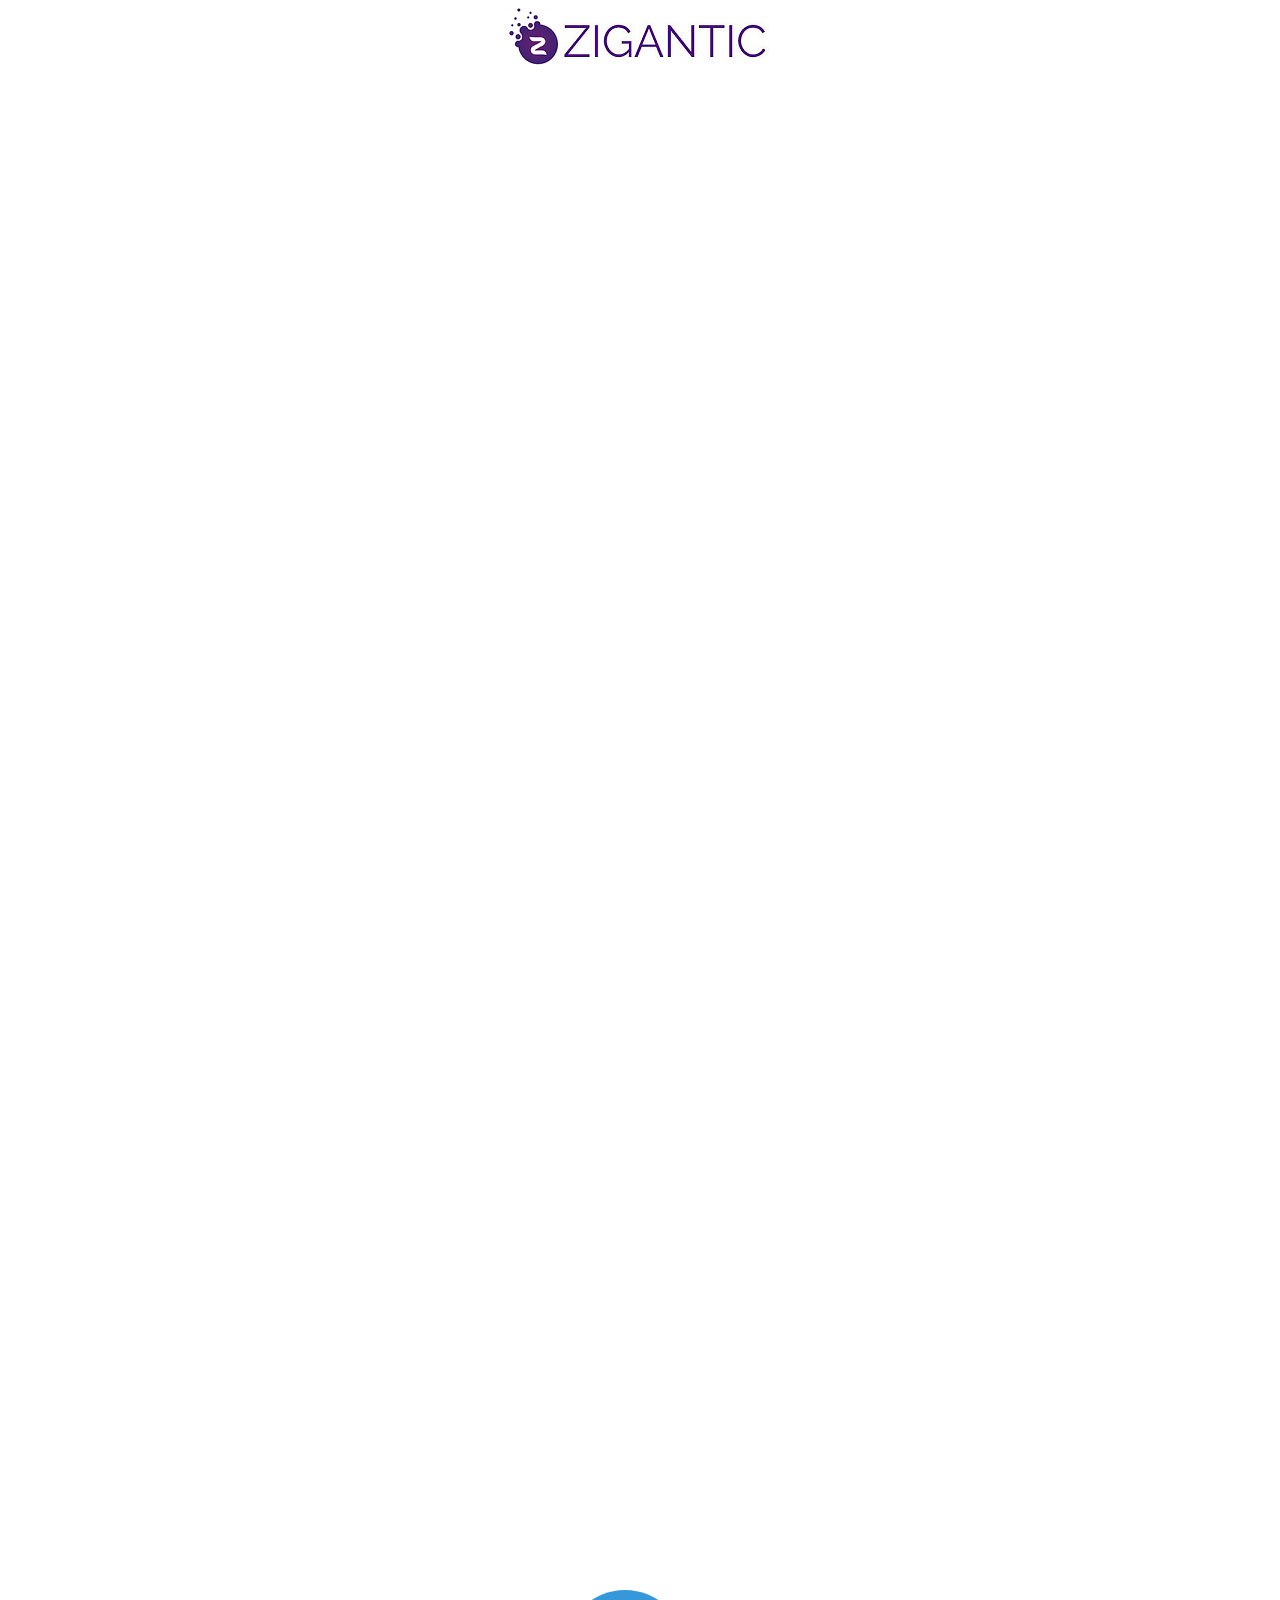
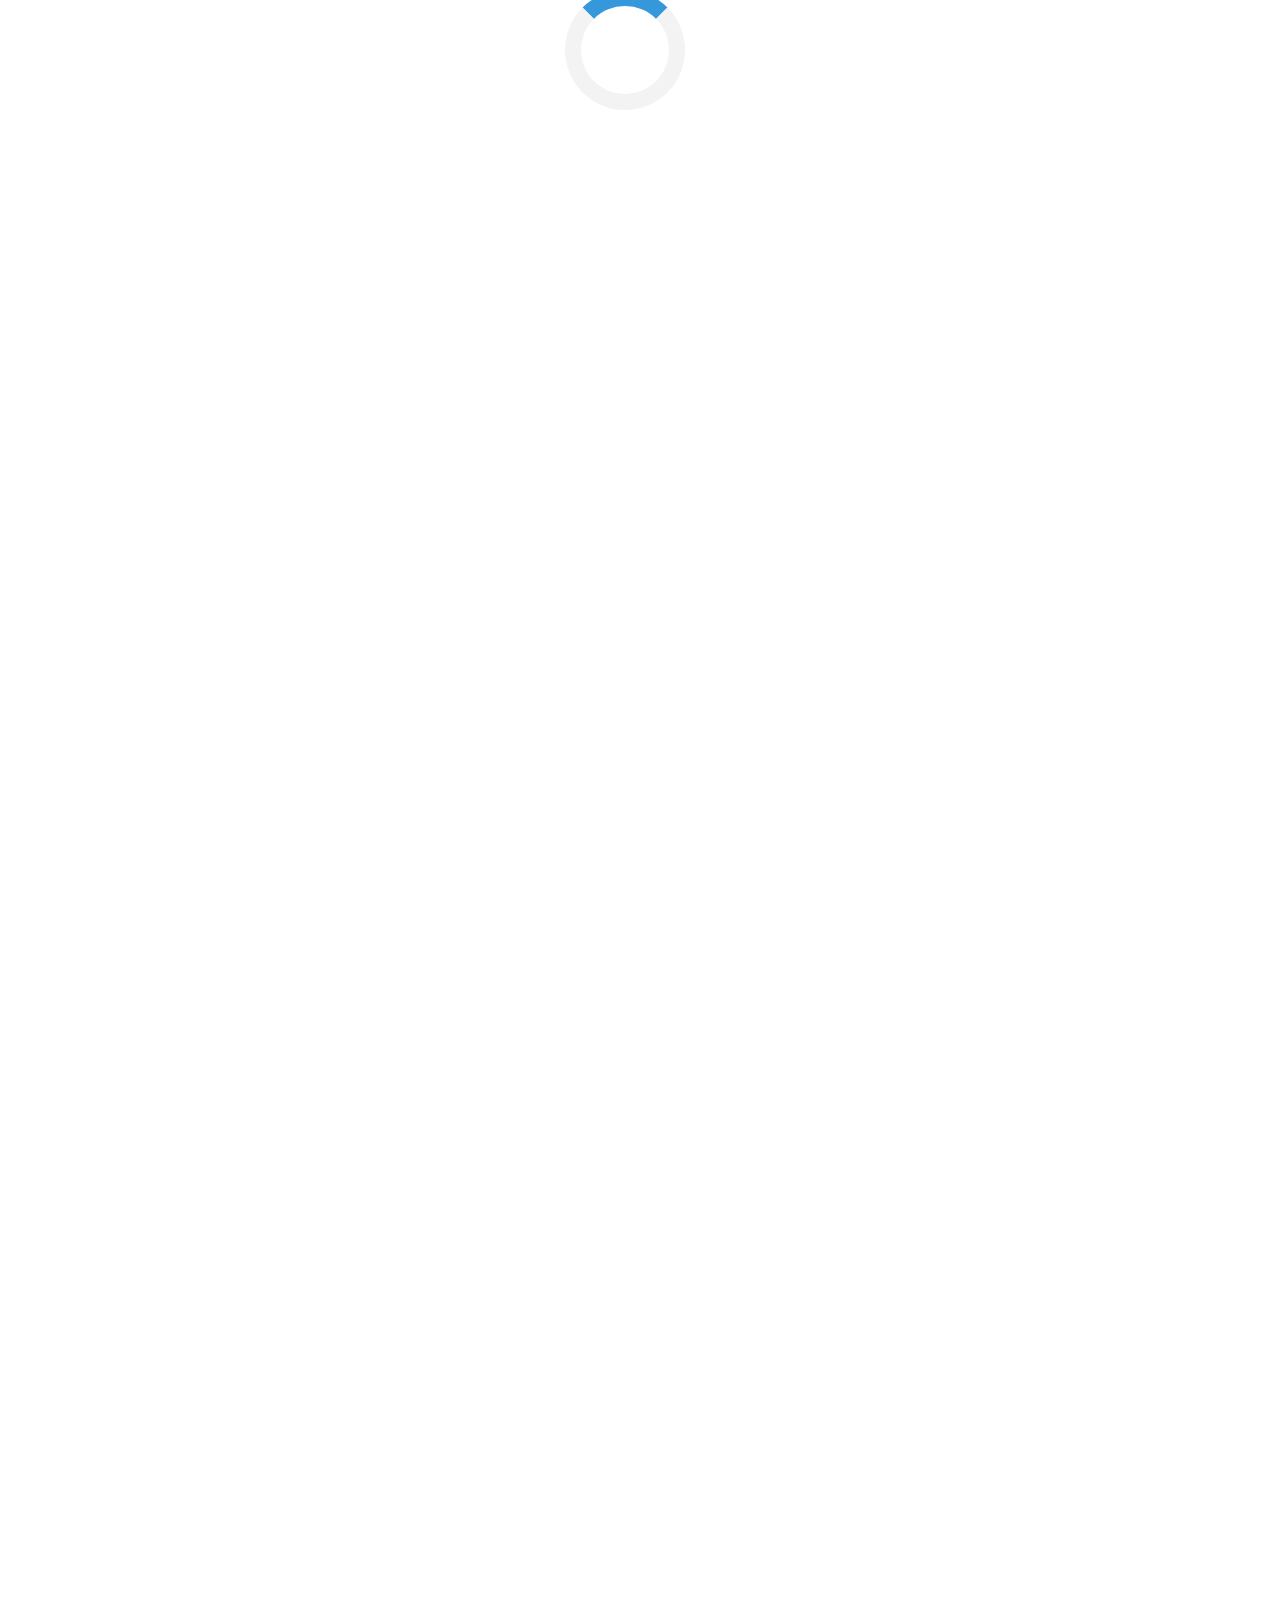
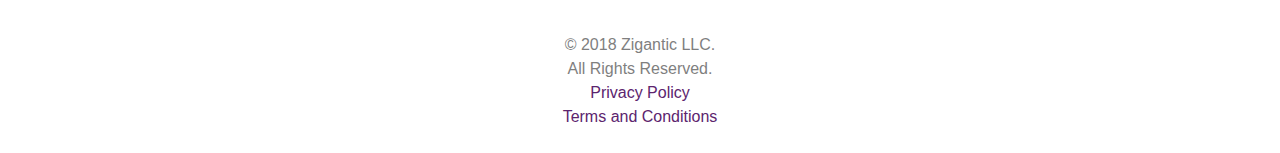
<file: test.html>
<!DOCTYPE html>
<!--[if lt IE 7]>      <html class="no-js lt-ie9 lt-ie8 lt-ie7"> <![endif]-->
<!--[if IE 7]>         <html class="no-js lt-ie9 lt-ie8"> <![endif]-->
<!--[if IE 8]>         <html class="no-js lt-ie9"> <![endif]-->
<!--[if gt IE 8]><!--> <html class="no-js"> <!--<![endif]-->
	<head>

	<meta charset="utf-8">
    <meta name="viewport" content="width=device-width, initial-scale=1">
        
    <style>
    /* Center the loader */
    #loader {
      position: absolute;
      left: 50%;
      top: 50%;
      z-index: 1;
      width: 150px;
      height: 150px;
      margin: -75px 0 0 -75px;
      border: 16px solid #f3f3f3;
      border-radius: 50%;
      border-top: 16px solid #3498db;
      width: 120px;
      height: 120px;
      -webkit-animation: spin 2s linear infinite;
      animation: spin 2s linear infinite;
    }

    @-webkit-keyframes spin {
      0% { -webkit-transform: rotate(0deg); }
      100% { -webkit-transform: rotate(360deg); }
    }

    @keyframes spin {
      0% { transform: rotate(0deg); }
      100% { transform: rotate(360deg); }
    }

    /* Add animation to "page content" */
    .animate-bottom {
      position: relative;
      -webkit-animation-name: animatebottom;
      -webkit-animation-duration: 1s;
      animation-name: animatebottom;
      animation-duration: 1s
    }

    @-webkit-keyframes animatebottom {
      from { bottom:-100px; opacity:0 } 
      to { bottom:0px; opacity:1 }
    }

    @keyframes animatebottom { 
      from{ bottom:-100px; opacity:0 } 
      to{ bottom:0; opacity:1 }
    }

    #myDiv {
      display: none;
      text-align: center;
    }
</style>
</head>
<body onload="myFunction()" style="margin:0;">

<div id="loader"></div>
	<meta http-equiv="X-UA-Compatible" content="IE=edge">
	<title>Zigantic LLC</title> 
    <link rel="shortcut icon" type="images/png" href="images/favicon.PNG" />
	
  	<!-- Facebook and Twitter integration -->
	<meta property="og:title" content=""/>
	<meta property="og:image" content=""/>
	<meta property="og:url" content=""/>
	<meta property="og:site_name" content=""/>
	<meta property="og:description" content=""/>
	<meta name="twitter:title" content="" />
	<meta name="twitter:image" content="" />
	<meta name="twitter:url" content="" />
	<meta name="twitter:card" content="" />
        

	<!-- Place favicon.ico and apple-touch-icon.png in the root directory -->
	<link rel="shortcut icon" href="favicon.ico">

	<!-- <link href='https://fonts.googleapis.com/css?family=PT+Sans:400,700,400italic,700italic' rel='stylesheet' type='text/css'> -->
	
	<!-- Animate.css -->
	<link rel="stylesheet" href="css/animate.css">
	<!-- Icomoon Icon Fonts-->
	<link rel="stylesheet" href="css/icomoon.css">
	<!-- Simple Line Icons -->
	<link rel="stylesheet" href="css/simple-line-icons.css">
	<!-- Bootstrap  -->
	<link rel="stylesheet" href="css/bootstrap.css">
	<!-- Owl Carousel  -->
	<link rel="stylesheet" href="css/owl.carousel.min.css">
	<link rel="stylesheet" href="css/owl.theme.default.min.css">
	<!-- Style -->
	<link rel="stylesheet" href="css/style.css">


	<!-- Modernizr JS -->
	<script src="js/modernizr-2.6.2.min.js"></script>
	<!-- FOR IE9 below -->
	<!--[if lt IE 9]>
	<script src="js/respond.min.js"></script>
	<![endif]-->

	</head>
    <header role="banner" id="fh5co-header">
	
		<!-- Mobile Toggle Menu Button -->
		<center><a href="index.html"><img src="images/ziganticlogov1.PNG" alt="user"></a>
		</center>
	</div>
	
</div>
</header>
	<body>
		

	<script>
		var myVar;
		
		function myFunction() {
		  myVar = setTimeout(showPage, 1000);
		}
		
		function showPage() {
		  document.getElementById("loader").style.display = "none";
		  document.getElementById("myDiv").style.display = "block";
		}
		</script>

<section id="fh5co-services" data-section="services">
<div class="fh5co-services">
    <div class="container">
      <div class="row">
        <div class="col-md-12 section-heading text-center">
          <h2 class="to-animate">
            <span class="purpletext">Test Your Game</span>
          </h2>
          <div class="row">
            <div class="col-md-8 col-md-offset-2 subtext">
              <h3 class="to-animate">
                Fill out the form below to start the testing process. We will get
                back to you via email within the next few days.
                <br><br><b><em>NOTE: If you are from Game Dev London, use <a href="gamedevlondon.html">this form</a>.</em></b>
              </h3>
            </div>
          </div>
          <iframe src="https://docs.google.com/forms/d/e/1FAIpQLSfTS7HwLNEIiNA3eUTEHlpSOdXzhh9ESkBpIHbmNENW4U5y2Q/viewform?embedded=true" width="100%" height="2701" frameborder="0" marginheight="0" marginwidth="0">Loading…</iframe>
        </div>
      </div>
    </div>
  </div>

</section>
		
                
            <center><footer>
                <p class="copy-right">&copy; 2018 Zigantic LLC. <br>All Rights Reserved. <br>
               <span><a href="privacy-policy.html" target="blank">Privacy Policy</a>
                    <br>
                   <a href="termsandconditions.html" target = "blank">Terms and Conditions</a> </span>
				</p>
                
            </footer></center>
 
	

	
	<!-- jQuery -->
	<script src="js/jquery.min.js"></script>
	<!-- jQuery Easing -->
	<script src="js/jquery.easing.1.3.js"></script>
	<!-- Bootstrap -->
	<script src="js/bootstrap.min.js"></script>
	<!-- Waypoints -->
	<script src="js/jquery.waypoints.min.js"></script>
	<!-- Stellar Parallax -->
	<script src="js/jquery.stellar.min.js"></script>
	<!-- Owl Carousel -->
	<script src="js/owl.carousel.min.js"></script>
	<!-- Counters -->
	<script src="js/jquery.countTo.js"></script>
	<!-- Google Map -->
	
	<!-- Main JS (Do not remove) -->
	<script src="js/main.js"></script>

	</body>
</html>
</file>
<file: css/icomoon.css>
@font-face {
	font-family: 'icomoon';
	src:url('../fonts/icomoon/icomoon.eot?qtatmt');
	src:url('../fonts/icomoon/icomoon.eot?qtatmt#iefix') format('embedded-opentype'),
		url('../fonts/icomoon/icomoon.ttf?qtatmt') format('truetype'),
		url('../fonts/icomoon/icomoon.woff?qtatmt') format('woff'),
		url('../fonts/icomoon/icomoon.svg?qtatmt#icomoon') format('svg');
	font-weight: normal;
	font-style: normal;
}

[class^="icon-"], [class*=" icon-"] {
	font-family: 'icomoon';
	speak: none;
	font-style: normal;
	font-weight: normal;
	font-variant: normal;
	text-transform: none;
	line-height: 1;

	/* Better Font Rendering =========== */
	-webkit-font-smoothing: antialiased;
	-moz-osx-font-smoothing: grayscale;
}

.icon-glass:before {
	content: "\f000";
}
.icon-music:before {
	content: "\f001";
}
.icon-search2:before {
	content: "\f002";
}
.icon-envelope-o:before {
	content: "\f003";
}
.icon-heart:before {
	content: "\f004";
}
.icon-star:before {
	content: "\f005";
}
.icon-star-o:before {
	content: "\f006";
}
.icon-user:before {
	content: "\f007";
}
.icon-film:before {
	content: "\f008";
}
.icon-th-large:before {
	content: "\f009";
}
.icon-th:before {
	content: "\f00a";
}
.icon-th-list:before {
	content: "\f00b";
}
.icon-check:before {
	content: "\f00c";
}
.icon-close:before {
	content: "\f00d";
}
.icon-remove:before {
	content: "\f00d";
}
.icon-times:before {
	content: "\f00d";
}
.icon-search-plus:before {
	content: "\f00e";
}
.icon-search-minus:before {
	content: "\f010";
}
.icon-power-off:before {
	content: "\f011";
}
.icon-signal:before {
	content: "\f012";
}
.icon-cog:before {
	content: "\f013";
}
.icon-gear:before {
	content: "\f013";
}
.icon-trash-o:before {
	content: "\f014";
}
.icon-home:before {
	content: "\f015";
}
.icon-file-o:before {
	content: "\f016";
}
.icon-clock-o:before {
	content: "\f017";
}
.icon-road:before {
	content: "\f018";
}
.icon-download:before {
	content: "\f019";
}
.icon-arrow-circle-o-down:before {
	content: "\f01a";
}
.icon-arrow-circle-o-up:before {
	content: "\f01b";
}
.icon-inbox:before {
	content: "\f01c";
}
.icon-play-circle-o:before {
	content: "\f01d";
}
.icon-repeat2:before {
	content: "\f01e";
}
.icon-rotate-right:before {
	content: "\f01e";
}
.icon-refresh:before {
	content: "\f021";
}
.icon-list-alt:before {
	content: "\f022";
}
.icon-lock:before {
	content: "\f023";
}
.icon-flag:before {
	content: "\f024";
}
.icon-headphones:before {
	content: "\f025";
}
.icon-volume-off:before {
	content: "\f026";
}
.icon-volume-down:before {
	content: "\f027";
}
.icon-volume-up:before {
	content: "\f028";
}
.icon-qrcode:before {
	content: "\f029";
}
.icon-barcode:before {
	content: "\f02a";
}
.icon-tag:before {
	content: "\f02b";
}
.icon-tags:before {
	content: "\f02c";
}
.icon-book:before {
	content: "\f02d";
}
.icon-bookmark:before {
	content: "\f02e";
}
.icon-print:before {
	content: "\f02f";
}
.icon-camera:before {
	content: "\f030";
}
.icon-font:before {
	content: "\f031";
}
.icon-bold:before {
	content: "\f032";
}
.icon-italic:before {
	content: "\f033";
}
.icon-text-height:before {
	content: "\f034";
}
.icon-text-width:before {
	content: "\f035";
}
.icon-align-left:before {
	content: "\f036";
}
.icon-align-center2:before {
	content: "\f037";
}
.icon-align-right:before {
	content: "\f038";
}
.icon-align-justify2:before {
	content: "\f039";
}
.icon-list:before {
	content: "\f03a";
}
.icon-dedent:before {
	content: "\f03b";
}
.icon-outdent:before {
	content: "\f03b";
}
.icon-indent:before {
	content: "\f03c";
}
.icon-video-camera:before {
	content: "\f03d";
}
.icon-image:before {
	content: "\f03e";
}
.icon-photo:before {
	content: "\f03e";
}
.icon-picture-o:before {
	content: "\f03e";
}
.icon-pencil:before {
	content: "\f040";
}
.icon-map-marker:before {
	content: "\f041";
}
.icon-adjust:before {
	content: "\f042";
}
.icon-tint:before {
	content: "\f043";
}
.icon-edit:before {
	content: "\f044";
}
.icon-pencil-square-o:before {
	content: "\f044";
}
.icon-share-square-o:before {
	content: "\f045";
}
.icon-check-square-o:before {
	content: "\f046";
}
.icon-arrows:before {
	content: "\f047";
}
.icon-step-backward:before {
	content: "\f048";
}
.icon-fast-backward:before {
	content: "\f049";
}
.icon-backward:before {
	content: "\f04a";
}
.icon-play2:before {
	content: "\f04b";
}
.icon-pause2:before {
	content: "\f04c";
}
.icon-stop2:before {
	content: "\f04d";
}
.icon-forward:before {
	content: "\f04e";
}
.icon-fast-forward2:before {
	content: "\f050";
}
.icon-step-forward:before {
	content: "\f051";
}
.icon-eject:before {
	content: "\f052";
}
.icon-chevron-left:before {
	content: "\f053";
}
.icon-chevron-right:before {
	content: "\f054";
}
.icon-plus-circle:before {
	content: "\f055";
}
.icon-minus-circle:before {
	content: "\f056";
}
.icon-times-circle:before {
	content: "\f057";
}
.icon-check-circle:before {
	content: "\f058";
}
.icon-question-circle:before {
	content: "\f059";
}
.icon-info-circle:before {
	content: "\f05a";
}
.icon-crosshairs:before {
	content: "\f05b";
}
.icon-times-circle-o:before {
	content: "\f05c";
}
.icon-check-circle-o:before {
	content: "\f05d";
}
.icon-ban2:before {
	content: "\f05e";
}
.icon-arrow-left:before {
	content: "\f060";
}
.icon-arrow-right:before {
	content: "\f061";
}
.icon-arrow-up:before {
	content: "\f062";
}
.icon-arrow-down:before {
	content: "\f063";
}
.icon-mail-forward:before {
	content: "\f064";
}
.icon-share:before {
	content: "\f064";
}
.icon-expand2:before {
	content: "\f065";
}
.icon-compress:before {
	content: "\f066";
}
.icon-plus:before {
	content: "\f067";
}
.icon-minus:before {
	content: "\f068";
}
.icon-asterisk:before {
	content: "\f069";
}
.icon-exclamation-circle:before {
	content: "\f06a";
}
.icon-gift:before {
	content: "\f06b";
}
.icon-leaf:before {
	content: "\f06c";
}
.icon-fire:before {
	content: "\f06d";
}
.icon-eye:before {
	content: "\f06e";
}
.icon-eye-slash:before {
	content: "\f070";
}
.icon-exclamation-triangle:before {
	content: "\f071";
}
.icon-warning:before {
	content: "\f071";
}
.icon-plane:before {
	content: "\f072";
}
.icon-calendar:before {
	content: "\f073";
}
.icon-random:before {
	content: "\f074";
}
.icon-comment:before {
	content: "\f075";
}
.icon-magnet:before {
	content: "\f076";
}
.icon-chevron-up:before {
	content: "\f077";
}
.icon-chevron-down:before {
	content: "\f078";
}
.icon-retweet:before {
	content: "\f079";
}
.icon-shopping-cart:before {
	content: "\f07a";
}
.icon-folder:before {
	content: "\f07b";
}
.icon-folder-open:before {
	content: "\f07c";
}
.icon-arrows-v:before {
	content: "\f07d";
}
.icon-arrows-h:before {
	content: "\f07e";
}
.icon-bar-chart:before {
	content: "\f080";
}
.icon-bar-chart-o:before {
	content: "\f080";
}
.icon-twitter-square:before {
	content: "\f081";
}
.icon-facebook-square:before {
	content: "\f082";
}
.icon-camera-retro:before {
	content: "\f083";
}
.icon-key:before {
	content: "\f084";
}
.icon-cogs:before {
	content: "\f085";
}
.icon-gears:before {
	content: "\f085";
}
.icon-comments:before {
	content: "\f086";
}
.icon-thumbs-o-up:before {
	content: "\f087";
}
.icon-thumbs-o-down:before {
	content: "\f088";
}
.icon-star-half:before {
	content: "\f089";
}
.icon-heart-o:before {
	content: "\f08a";
}
.icon-sign-out:before {
	content: "\f08b";
}
.icon-linkedin-square:before {
	content: "\f08c";
}
.icon-thumb-tack:before {
	content: "\f08d";
}
.icon-external-link:before {
	content: "\f08e";
}
.icon-sign-in:before {
	content: "\f090";
}
.icon-trophy:before {
	content: "\f091";
}
.icon-github-square:before {
	content: "\f092";
}
.icon-upload:before {
	content: "\f093";
}
.icon-lemon-o:before {
	content: "\f094";
}
.icon-phone:before {
	content: "\f095";
}
.icon-square-o:before {
	content: "\f096";
}
.icon-bookmark-o:before {
	content: "\f097";
}
.icon-phone-square:before {
	content: "\f098";
}
.icon-twitter:before {
	content: "\f099";
}
.icon-facebook:before {
	content: "\f09a";
}
.icon-facebook-f:before {
	content: "\f09a";
}
.icon-github:before {
	content: "\f09b";
}
.icon-unlock2:before {
	content: "\f09c";
}
.icon-credit-card:before {
	content: "\f09d";
}
.icon-feed:before {
	content: "\f09e";
}
.icon-rss:before {
	content: "\f09e";
}
.icon-hdd-o:before {
	content: "\f0a0";
}
.icon-bullhorn:before {
	content: "\f0a1";
}
.icon-bell-o:before {
	content: "\f0a2";
}
.icon-certificate:before {
	content: "\f0a3";
}
.icon-hand-o-right:before {
	content: "\f0a4";
}
.icon-hand-o-left:before {
	content: "\f0a5";
}
.icon-hand-o-up:before {
	content: "\f0a6";
}
.icon-hand-o-down:before {
	content: "\f0a7";
}
.icon-arrow-circle-left:before {
	content: "\f0a8";
}
.icon-arrow-circle-right:before {
	content: "\f0a9";
}
.icon-arrow-circle-up:before {
	content: "\f0aa";
}
.icon-arrow-circle-down:before {
	content: "\f0ab";
}
.icon-globe:before {
	content: "\f0ac";
}
.icon-wrench:before {
	content: "\f0ad";
}
.icon-tasks:before {
	content: "\f0ae";
}
.icon-filter:before {
	content: "\f0b0";
}
.icon-briefcase:before {
	content: "\f0b1";
}
.icon-arrows-alt:before {
	content: "\f0b2";
}
.icon-group:before {
	content: "\f0c0";
}
.icon-users:before {
	content: "\f0c0";
}
.icon-chain:before {
	content: "\f0c1";
}
.icon-link:before {
	content: "\f0c1";
}
.icon-cloud:before {
	content: "\f0c2";
}
.icon-flask:before {
	content: "\f0c3";
}
.icon-cut:before {
	content: "\f0c4";
}
.icon-scissors:before {
	content: "\f0c4";
}
.icon-copy:before {
	content: "\f0c5";
}
.icon-files-o:before {
	content: "\f0c5";
}
.icon-paperclip:before {
	content: "\f0c6";
}
.icon-floppy-o:before {
	content: "\f0c7";
}
.icon-save:before {
	content: "\f0c7";
}
.icon-square:before {
	content: "\f0c8";
}
.icon-bars:before {
	content: "\f0c9";
}
.icon-navicon:before {
	content: "\f0c9";
}
.icon-reorder:before {
	content: "\f0c9";
}
.icon-list-ul:before {
	content: "\f0ca";
}
.icon-list-ol:before {
	content: "\f0cb";
}
.icon-strikethrough:before {
	content: "\f0cc";
}
.icon-underline:before {
	content: "\f0cd";
}
.icon-table:before {
	content: "\f0ce";
}
.icon-magic:before {
	content: "\f0d0";
}
.icon-truck:before {
	content: "\f0d1";
}
.icon-pinterest:before {
	content: "\f0d2";
}
.icon-pinterest-square:before {
	content: "\f0d3";
}
.icon-google-plus-square:before {
	content: "\f0d4";
}
.icon-google-plus:before {
	content: "\f0d5";
}
.icon-money:before {
	content: "\f0d6";
}
.icon-caret-down:before {
	content: "\f0d7";
}
.icon-caret-up:before {
	content: "\f0d8";
}
.icon-caret-left:before {
	content: "\f0d9";
}
.icon-caret-right:before {
	content: "\f0da";
}
.icon-columns2:before {
	content: "\f0db";
}
.icon-sort:before {
	content: "\f0dc";
}
.icon-unsorted:before {
	content: "\f0dc";
}
.icon-sort-desc:before {
	content: "\f0dd";
}
.icon-sort-down:before {
	content: "\f0dd";
}
.icon-sort-asc:before {
	content: "\f0de";
}
.icon-sort-up:before {
	content: "\f0de";
}
.icon-envelope:before {
	content: "\f0e0";
}
.icon-linkedin:before {
	content: "\f0e1";
}
.icon-rotate-left:before {
	content: "\f0e2";
}
.icon-undo:before {
	content: "\f0e2";
}
.icon-gavel:before {
	content: "\f0e3";
}
.icon-legal:before {
	content: "\f0e3";
}
.icon-dashboard:before {
	content: "\f0e4";
}
.icon-tachometer:before {
	content: "\f0e4";
}
.icon-comment-o:before {
	content: "\f0e5";
}
.icon-comments-o:before {
	content: "\f0e6";
}
.icon-bolt:before {
	content: "\f0e7";
}
.icon-flash:before {
	content: "\f0e7";
}
.icon-sitemap:before {
	content: "\f0e8";
}
.icon-umbrella2:before {
	content: "\f0e9";
}
.icon-clipboard:before {
	content: "\f0ea";
}
.icon-paste:before {
	content: "\f0ea";
}
.icon-lightbulb-o:before {
	content: "\f0eb";
}
.icon-exchange:before {
	content: "\f0ec";
}
.icon-cloud-download2:before {
	content: "\f0ed";
}
.icon-cloud-upload2:before {
	content: "\f0ee";
}
.icon-user-md:before {
	content: "\f0f0";
}
.icon-stethoscope:before {
	content: "\f0f1";
}
.icon-suitcase:before {
	content: "\f0f2";
}
.icon-bell:before {
	content: "\f0f3";
}
.icon-coffee:before {
	content: "\f0f4";
}
.icon-cutlery:before {
	content: "\f0f5";
}
.icon-file-text-o:before {
	content: "\f0f6";
}
.icon-building-o:before {
	content: "\f0f7";
}
.icon-hospital-o:before {
	content: "\f0f8";
}
.icon-ambulance:before {
	content: "\f0f9";
}
.icon-medkit:before {
	content: "\f0fa";
}
.icon-fighter-jet:before {
	content: "\f0fb";
}
.icon-beer:before {
	content: "\f0fc";
}
.icon-h-square:before {
	content: "\f0fd";
}
.icon-plus-square:before {
	content: "\f0fe";
}
.icon-angle-double-left:before {
	content: "\f100";
}
.icon-angle-double-right:before {
	content: "\f101";
}
.icon-angle-double-up:before {
	content: "\f102";
}
.icon-angle-double-down:before {
	content: "\f103";
}
.icon-angle-left:before {
	content: "\f104";
}
.icon-angle-right:before {
	content: "\f105";
}
.icon-angle-up:before {
	content: "\f106";
}
.icon-angle-down:before {
	content: "\f107";
}
.icon-desktop:before {
	content: "\f108";
}
.icon-laptop:before {
	content: "\f109";
}
.icon-tablet:before {
	content: "\f10a";
}
.icon-mobile:before {
	content: "\f10b";
}
.icon-mobile-phone:before {
	content: "\f10b";
}
.icon-circle-o:before {
	content: "\f10c";
}
.icon-quote-left:before {
	content: "\f10d";
}
.icon-quote-right:before {
	content: "\f10e";
}
.icon-spinner:before {
	content: "\f110";
}
.icon-circle:before {
	content: "\f111";
}
.icon-mail-reply:before {
	content: "\f112";
}
.icon-reply:before {
	content: "\f112";
}
.icon-github-alt:before {
	content: "\f113";
}
.icon-folder-o:before {
	content: "\f114";
}
.icon-folder-open-o:before {
	content: "\f115";
}
.icon-smile-o:before {
	content: "\f118";
}
.icon-frown-o:before {
	content: "\f119";
}
.icon-meh-o:before {
	content: "\f11a";
}
.icon-gamepad:before {
	content: "\f11b";
}
.icon-keyboard-o:before {
	content: "\f11c";
}
.icon-flag-o:before {
	content: "\f11d";
}
.icon-flag-checkered:before {
	content: "\f11e";
}
.icon-terminal:before {
	content: "\f120";
}
.icon-code:before {
	content: "\f121";
}
.icon-mail-reply-all:before {
	content: "\f122";
}
.icon-reply-all:before {
	content: "\f122";
}
.icon-star-half-empty:before {
	content: "\f123";
}
.icon-star-half-full:before {
	content: "\f123";
}
.icon-star-half-o:before {
	content: "\f123";
}
.icon-location-arrow:before {
	content: "\f124";
}
.icon-crop:before {
	content: "\f125";
}
.icon-code-fork:before {
	content: "\f126";
}
.icon-chain-broken:before {
	content: "\f127";
}
.icon-unlink:before {
	content: "\f127";
}
.icon-question:before {
	content: "\f128";
}
.icon-info:before {
	content: "\f129";
}
.icon-exclamation:before {
	content: "\f12a";
}
.icon-superscript:before {
	content: "\f12b";
}
.icon-subscript:before {
	content: "\f12c";
}
.icon-eraser:before {
	content: "\f12d";
}
.icon-puzzle-piece:before {
	content: "\f12e";
}
.icon-microphone2:before {
	content: "\f130";
}
.icon-microphone-slash:before {
	content: "\f131";
}
.icon-shield:before {
	content: "\f132";
}
.icon-calendar-o:before {
	content: "\f133";
}
.icon-fire-extinguisher:before {
	content: "\f134";
}
.icon-rocket:before {
	content: "\f135";
}
.icon-maxcdn:before {
	content: "\f136";
}
.icon-chevron-circle-left:before {
	content: "\f137";
}
.icon-chevron-circle-right:before {
	content: "\f138";
}
.icon-chevron-circle-up:before {
	content: "\f139";
}
.icon-chevron-circle-down:before {
	content: "\f13a";
}
.icon-html5:before {
	content: "\f13b";
}
.icon-css3:before {
	content: "\f13c";
}
.icon-anchor2:before {
	content: "\f13d";
}
.icon-unlock-alt:before {
	content: "\f13e";
}
.icon-bullseye:before {
	content: "\f140";
}
.icon-ellipsis-h:before {
	content: "\f141";
}
.icon-ellipsis-v:before {
	content: "\f142";
}
.icon-rss-square:before {
	content: "\f143";
}
.icon-play-circle:before {
	content: "\f144";
}
.icon-ticket:before {
	content: "\f145";
}
.icon-minus-square:before {
	content: "\f146";
}
.icon-minus-square-o:before {
	content: "\f147";
}
.icon-level-up:before {
	content: "\f148";
}
.icon-level-down:before {
	content: "\f149";
}
.icon-check-square:before {
	content: "\f14a";
}
.icon-pencil-square:before {
	content: "\f14b";
}
.icon-external-link-square:before {
	content: "\f14c";
}
.icon-share-square:before {
	content: "\f14d";
}
.icon-compass:before {
	content: "\f14e";
}
.icon-caret-square-o-down:before {
	content: "\f150";
}
.icon-toggle-down:before {
	content: "\f150";
}
.icon-caret-square-o-up:before {
	content: "\f151";
}
.icon-toggle-up:before {
	content: "\f151";
}
.icon-caret-square-o-right:before {
	content: "\f152";
}
.icon-toggle-right:before {
	content: "\f152";
}
.icon-eur:before {
	content: "\f153";
}
.icon-euro:before {
	content: "\f153";
}
.icon-gbp:before {
	content: "\f154";
}
.icon-dollar:before {
	content: "\f155";
}
.icon-usd:before {
	content: "\f155";
}
.icon-inr:before {
	content: "\f156";
}
.icon-rupee:before {
	content: "\f156";
}
.icon-cny:before {
	content: "\f157";
}
.icon-jpy:before {
	content: "\f157";
}
.icon-rmb:before {
	content: "\f157";
}
.icon-yen:before {
	content: "\f157";
}
.icon-rouble:before {
	content: "\f158";
}
.icon-rub:before {
	content: "\f158";
}
.icon-ruble:before {
	content: "\f158";
}
.icon-krw:before {
	content: "\f159";
}
.icon-won:before {
	content: "\f159";
}
.icon-bitcoin:before {
	content: "\f15a";
}
.icon-btc:before {
	content: "\f15a";
}
.icon-file2:before {
	content: "\f15b";
}
.icon-file-text:before {
	content: "\f15c";
}
.icon-sort-alpha-asc:before {
	content: "\f15d";
}
.icon-sort-alpha-desc:before {
	content: "\f15e";
}
.icon-sort-amount-asc:before {
	content: "\f160";
}
.icon-sort-amount-desc:before {
	content: "\f161";
}
.icon-sort-numeric-asc:before {
	content: "\f162";
}
.icon-sort-numeric-desc:before {
	content: "\f163";
}
.icon-thumbs-up:before {
	content: "\f164";
}
.icon-thumbs-down:before {
	content: "\f165";
}
.icon-youtube-square:before {
	content: "\f166";
}
.icon-youtube:before {
	content: "\f167";
}
.icon-xing:before {
	content: "\f168";
}
.icon-xing-square:before {
	content: "\f169";
}
.icon-youtube-play:before {
	content: "\f16a";
}
.icon-dropbox:before {
	content: "\f16b";
}
.icon-stack-overflow:before {
	content: "\f16c";
}
.icon-instagram:before {
	content: "\f16d";
}
.icon-flickr:before {
	content: "\f16e";
}
.icon-adn:before {
	content: "\f170";
}
.icon-bitbucket:before {
	content: "\f171";
}
.icon-bitbucket-square:before {
	content: "\f172";
}
.icon-tumblr:before {
	content: "\f173";
}
.icon-tumblr-square:before {
	content: "\f174";
}
.icon-long-arrow-down:before {
	content: "\f175";
}
.icon-long-arrow-up:before {
	content: "\f176";
}
.icon-long-arrow-left:before {
	content: "\f177";
}
.icon-long-arrow-right:before {
	content: "\f178";
}
.icon-apple:before {
	content: "\f179";
}
.icon-windows:before {
	content: "\f17a";
}
.icon-android:before {
	content: "\f17b";
}
.icon-linux:before {
	content: "\f17c";
}
.icon-dribbble:before {
	content: "\f17d";
}
.icon-skype:before {
	content: "\f17e";
}
.icon-foursquare:before {
	content: "\f180";
}
.icon-trello:before {
	content: "\f181";
}
.icon-female:before {
	content: "\f182";
}
.icon-male:before {
	content: "\f183";
}
.icon-gittip:before {
	content: "\f184";
}
.icon-gratipay:before {
	content: "\f184";
}
.icon-sun-o:before {
	content: "\f185";
}
.icon-moon-o:before {
	content: "\f186";
}
.icon-archive:before {
	content: "\f187";
}
.icon-bug:before {
	content: "\f188";
}
.icon-vk:before {
	content: "\f189";
}
.icon-weibo:before {
	content: "\f18a";
}
.icon-renren:before {
	content: "\f18b";
}
.icon-pagelines:before {
	content: "\f18c";
}
.icon-stack-exchange:before {
	content: "\f18d";
}
.icon-arrow-circle-o-right:before {
	content: "\f18e";
}
.icon-arrow-circle-o-left:before {
	content: "\f190";
}
.icon-caret-square-o-left:before {
	content: "\f191";
}
.icon-toggle-left:before {
	content: "\f191";
}
.icon-dot-circle-o:before {
	content: "\f192";
}
.icon-wheelchair:before {
	content: "\f193";
}
.icon-vimeo-square:before {
	content: "\f194";
}
.icon-try:before {
	content: "\f195";
}
.icon-turkish-lira:before {
	content: "\f195";
}
.icon-plus-square-o:before {
	content: "\f196";
}
.icon-space-shuttle:before {
	content: "\f197";
}
.icon-slack:before {
	content: "\f198";
}
.icon-envelope-square:before {
	content: "\f199";
}
.icon-wordpress:before {
	content: "\f19a";
}
.icon-openid:before {
	content: "\f19b";
}
.icon-bank:before {
	content: "\f19c";
}
.icon-institution:before {
	content: "\f19c";
}
.icon-university:before {
	content: "\f19c";
}
.icon-graduation-cap:before {
	content: "\f19d";
}
.icon-mortar-board:before {
	content: "\f19d";
}
.icon-yahoo:before {
	content: "\f19e";
}
.icon-google:before {
	content: "\f1a0";
}
.icon-reddit:before {
	content: "\f1a1";
}
.icon-reddit-square:before {
	content: "\f1a2";
}
.icon-stumbleupon-circle:before {
	content: "\f1a3";
}
.icon-stumbleupon:before {
	content: "\f1a4";
}
.icon-delicious:before {
	content: "\f1a5";
}
.icon-digg:before {
	content: "\f1a6";
}
.icon-pied-piper:before {
	content: "\f1a7";
}
.icon-pied-piper-alt:before {
	content: "\f1a8";
}
.icon-drupal:before {
	content: "\f1a9";
}
.icon-joomla:before {
	content: "\f1aa";
}
.icon-language:before {
	content: "\f1ab";
}
.icon-fax:before {
	content: "\f1ac";
}
.icon-building:before {
	content: "\f1ad";
}
.icon-child:before {
	content: "\f1ae";
}
.icon-paw:before {
	content: "\f1b0";
}
.icon-spoon:before {
	content: "\f1b1";
}
.icon-cube:before {
	content: "\f1b2";
}
.icon-cubes:before {
	content: "\f1b3";
}
.icon-behance:before {
	content: "\f1b4";
}
.icon-behance-square:before {
	content: "\f1b5";
}
.icon-steam:before {
	content: "\f1b6";
}
.icon-steam-square:before {
	content: "\f1b7";
}
.icon-recycle:before {
	content: "\f1b8";
}
.icon-automobile:before {
	content: "\f1b9";
}
.icon-car:before {
	content: "\f1b9";
}
.icon-cab:before {
	content: "\f1ba";
}
.icon-taxi:before {
	content: "\f1ba";
}
.icon-tree:before {
	content: "\f1bb";
}
.icon-spotify:before {
	content: "\f1bc";
}
.icon-deviantart:before {
	content: "\f1bd";
}
.icon-soundcloud:before {
	content: "\f1be";
}
.icon-database:before {
	content: "\f1c0";
}
.icon-file-pdf-o:before {
	content: "\f1c1";
}
.icon-file-word-o:before {
	content: "\f1c2";
}
.icon-file-excel-o:before {
	content: "\f1c3";
}
.icon-file-powerpoint-o:before {
	content: "\f1c4";
}
.icon-file-image-o:before {
	content: "\f1c5";
}
.icon-file-photo-o:before {
	content: "\f1c5";
}
.icon-file-picture-o:before {
	content: "\f1c5";
}
.icon-file-archive-o:before {
	content: "\f1c6";
}
.icon-file-zip-o:before {
	content: "\f1c6";
}
.icon-file-audio-o:before {
	content: "\f1c7";
}
.icon-file-sound-o:before {
	content: "\f1c7";
}
.icon-file-movie-o:before {
	content: "\f1c8";
}
.icon-file-video-o:before {
	content: "\f1c8";
}
.icon-file-code-o:before {
	content: "\f1c9";
}
.icon-vine:before {
	content: "\f1ca";
}
.icon-codepen:before {
	content: "\f1cb";
}
.icon-jsfiddle:before {
	content: "\f1cc";
}
.icon-life-bouy:before {
	content: "\f1cd";
}
.icon-life-buoy:before {
	content: "\f1cd";
}
.icon-life-ring:before {
	content: "\f1cd";
}
.icon-life-saver:before {
	content: "\f1cd";
}
.icon-support:before {
	content: "\f1cd";
}
.icon-circle-o-notch:before {
	content: "\f1ce";
}
.icon-ra:before {
	content: "\f1d0";
}
.icon-rebel:before {
	content: "\f1d0";
}
.icon-empire:before {
	content: "\f1d1";
}
.icon-ge:before {
	content: "\f1d1";
}
.icon-git-square:before {
	content: "\f1d2";
}
.icon-git:before {
	content: "\f1d3";
}
.icon-hacker-news:before {
	content: "\f1d4";
}
.icon-y-combinator-square:before {
	content: "\f1d4";
}
.icon-yc-square:before {
	content: "\f1d4";
}
.icon-tencent-weibo:before {
	content: "\f1d5";
}
.icon-qq:before {
	content: "\f1d6";
}
.icon-wechat:before {
	content: "\f1d7";
}
.icon-weixin:before {
	content: "\f1d7";
}
.icon-paper-plane:before {
	content: "\f1d8";
}
.icon-send:before {
	content: "\f1d8";
}
.icon-paper-plane-o:before {
	content: "\f1d9";
}
.icon-send-o:before {
	content: "\f1d9";
}
.icon-history:before {
	content: "\f1da";
}
.icon-circle-thin:before {
	content: "\f1db";
}
.icon-header:before {
	content: "\f1dc";
}
.icon-paragraph2:before {
	content: "\f1dd";
}
.icon-sliders:before {
	content: "\f1de";
}
.icon-share-alt:before {
	content: "\f1e0";
}
.icon-share-alt-square:before {
	content: "\f1e1";
}
.icon-bomb:before {
	content: "\f1e2";
}
.icon-futbol-o:before {
	content: "\f1e3";
}
.icon-soccer-ball-o:before {
	content: "\f1e3";
}
.icon-tty:before {
	content: "\f1e4";
}
.icon-binoculars:before {
	content: "\f1e5";
}
.icon-plug:before {
	content: "\f1e6";
}
.icon-slideshare:before {
	content: "\f1e7";
}
.icon-twitch:before {
	content: "\f1e8";
}
.icon-yelp:before {
	content: "\f1e9";
}
.icon-newspaper-o:before {
	content: "\f1ea";
}
.icon-wifi:before {
	content: "\f1eb";
}
.icon-calculator:before {
	content: "\f1ec";
}
.icon-paypal:before {
	content: "\f1ed";
}
.icon-google-wallet:before {
	content: "\f1ee";
}
.icon-cc-visa:before {
	content: "\f1f0";
}
.icon-cc-mastercard:before {
	content: "\f1f1";
}
.icon-cc-discover:before {
	content: "\f1f2";
}
.icon-cc-amex:before {
	content: "\f1f3";
}
.icon-cc-paypal:before {
	content: "\f1f4";
}
.icon-cc-stripe:before {
	content: "\f1f5";
}
.icon-bell-slash:before {
	content: "\f1f6";
}
.icon-bell-slash-o:before {
	content: "\f1f7";
}
.icon-trash:before {
	content: "\f1f8";
}
.icon-copyright:before {
	content: "\f1f9";
}
.icon-at:before {
	content: "\f1fa";
}
.icon-eyedropper:before {
	content: "\f1fb";
}
.icon-paint-brush:before {
	content: "\f1fc";
}
.icon-birthday-cake:before {
	content: "\f1fd";
}
.icon-area-chart:before {
	content: "\f1fe";
}
.icon-pie-chart:before {
	content: "\f200";
}
.icon-line-chart:before {
	content: "\f201";
}
.icon-lastfm:before {
	content: "\f202";
}
.icon-lastfm-square:before {
	content: "\f203";
}
.icon-toggle-off:before {
	content: "\f204";
}
.icon-toggle-on:before {
	content: "\f205";
}
.icon-bicycle:before {
	content: "\f206";
}
.icon-bus:before {
	content: "\f207";
}
.icon-ioxhost:before {
	content: "\f208";
}
.icon-angellist:before {
	content: "\f209";
}
.icon-cc:before {
	content: "\f20a";
}
.icon-ils:before {
	content: "\f20b";
}
.icon-shekel:before {
	content: "\f20b";
}
.icon-sheqel:before {
	content: "\f20b";
}
.icon-meanpath:before {
	content: "\f20c";
}
.icon-buysellads:before {
	content: "\f20d";
}
.icon-connectdevelop:before {
	content: "\f20e";
}
.icon-dashcube:before {
	content: "\f210";
}
.icon-forumbee:before {
	content: "\f211";
}
.icon-leanpub:before {
	content: "\f212";
}
.icon-sellsy:before {
	content: "\f213";
}
.icon-shirtsinbulk:before {
	content: "\f214";
}
.icon-simplybuilt:before {
	content: "\f215";
}
.icon-skyatlas:before {
	content: "\f216";
}
.icon-cart-plus:before {
	content: "\f217";
}
.icon-cart-arrow-down:before {
	content: "\f218";
}
.icon-diamond:before {
	content: "\f219";
}
.icon-ship:before {
	content: "\f21a";
}
.icon-user-secret:before {
	content: "\f21b";
}
.icon-motorcycle:before {
	content: "\f21c";
}
.icon-street-view:before {
	content: "\f21d";
}
.icon-heartbeat:before {
	content: "\f21e";
}
.icon-venus:before {
	content: "\f221";
}
.icon-mars:before {
	content: "\f222";
}
.icon-mercury:before {
	content: "\f223";
}
.icon-intersex:before {
	content: "\f224";
}
.icon-transgender:before {
	content: "\f224";
}
.icon-transgender-alt:before {
	content: "\f225";
}
.icon-venus-double:before {
	content: "\f226";
}
.icon-mars-double:before {
	content: "\f227";
}
.icon-venus-mars:before {
	content: "\f228";
}
.icon-mars-stroke:before {
	content: "\f229";
}
.icon-mars-stroke-v:before {
	content: "\f22a";
}
.icon-mars-stroke-h:before {
	content: "\f22b";
}
.icon-neuter:before {
	content: "\f22c";
}
.icon-genderless:before {
	content: "\f22d";
}
.icon-facebook-official:before {
	content: "\f230";
}
.icon-pinterest-p:before {
	content: "\f231";
}
.icon-whatsapp:before {
	content: "\f232";
}
.icon-server2:before {
	content: "\f233";
}
.icon-user-plus:before {
	content: "\f234";
}
.icon-user-times:before {
	content: "\f235";
}
.icon-bed:before {
	content: "\f236";
}
.icon-hotel:before {
	content: "\f236";
}
.icon-viacoin:before {
	content: "\f237";
}
.icon-train:before {
	content: "\f238";
}
.icon-subway:before {
	content: "\f239";
}
.icon-medium:before {
	content: "\f23a";
}
.icon-y-combinator:before {
	content: "\f23b";
}
.icon-yc:before {
	content: "\f23b";
}
.icon-optin-monster:before {
	content: "\f23c";
}
.icon-opencart:before {
	content: "\f23d";
}
.icon-expeditedssl:before {
	content: "\f23e";
}
.icon-battery-4:before {
	content: "\f240";
}
.icon-battery-full:before {
	content: "\f240";
}
.icon-battery-3:before {
	content: "\f241";
}
.icon-battery-three-quarters:before {
	content: "\f241";
}
.icon-battery-2:before {
	content: "\f242";
}
.icon-battery-half:before {
	content: "\f242";
}
.icon-battery-1:before {
	content: "\f243";
}
.icon-battery-quarter:before {
	content: "\f243";
}
.icon-battery-0:before {
	content: "\f244";
}
.icon-battery-empty:before {
	content: "\f244";
}
.icon-mouse-pointer:before {
	content: "\f245";
}
.icon-i-cursor:before {
	content: "\f246";
}
.icon-object-group:before {
	content: "\f247";
}
.icon-object-ungroup:before {
	content: "\f248";
}
.icon-sticky-note:before {
	content: "\f249";
}
.icon-sticky-note-o:before {
	content: "\f24a";
}
.icon-cc-jcb:before {
	content: "\f24b";
}
.icon-cc-diners-club:before {
	content: "\f24c";
}
.icon-clone:before {
	content: "\f24d";
}
.icon-balance-scale:before {
	content: "\f24e";
}
.icon-hourglass-o:before {
	content: "\f250";
}
.icon-hourglass-1:before {
	content: "\f251";
}
.icon-hourglass-start:before {
	content: "\f251";
}
.icon-hourglass-2:before {
	content: "\f252";
}
.icon-hourglass-half:before {
	content: "\f252";
}
.icon-hourglass-3:before {
	content: "\f253";
}
.icon-hourglass-end:before {
	content: "\f253";
}
.icon-hourglass:before {
	content: "\f254";
}
.icon-hand-grab-o:before {
	content: "\f255";
}
.icon-hand-rock-o:before {
	content: "\f255";
}
.icon-hand-paper-o:before {
	content: "\f256";
}
.icon-hand-stop-o:before {
	content: "\f256";
}
.icon-hand-scissors-o:before {
	content: "\f257";
}
.icon-hand-lizard-o:before {
	content: "\f258";
}
.icon-hand-spock-o:before {
	content: "\f259";
}
.icon-hand-pointer-o:before {
	content: "\f25a";
}
.icon-hand-peace-o:before {
	content: "\f25b";
}
.icon-trademark:before {
	content: "\f25c";
}
.icon-registered:before {
	content: "\f25d";
}
.icon-creative-commons:before {
	content: "\f25e";
}
.icon-gg:before {
	content: "\f260";
}
.icon-gg-circle:before {
	content: "\f261";
}
.icon-tripadvisor:before {
	content: "\f262";
}
.icon-odnoklassniki:before {
	content: "\f263";
}
.icon-odnoklassniki-square:before {
	content: "\f264";
}
.icon-get-pocket:before {
	content: "\f265";
}
.icon-wikipedia-w:before {
	content: "\f266";
}
.icon-safari:before {
	content: "\f267";
}
.icon-chrome:before {
	content: "\f268";
}
.icon-firefox:before {
	content: "\f269";
}
.icon-opera:before {
	content: "\f26a";
}
.icon-internet-explorer:before {
	content: "\f26b";
}
.icon-television:before {
	content: "\f26c";
}
.icon-tv:before {
	content: "\f26c";
}
.icon-contao:before {
	content: "\f26d";
}
.icon-500px:before {
	content: "\f26e";
}
.icon-amazon:before {
	content: "\f270";
}
.icon-calendar-plus-o:before {
	content: "\f271";
}
.icon-calendar-minus-o:before {
	content: "\f272";
}
.icon-calendar-times-o:before {
	content: "\f273";
}
.icon-calendar-check-o:before {
	content: "\f274";
}
.icon-industry:before {
	content: "\f275";
}
.icon-map-pin:before {
	content: "\f276";
}
.icon-map-signs:before {
	content: "\f277";
}
.icon-map-o:before {
	content: "\f278";
}
.icon-map:before {
	content: "\f279";
}
.icon-commenting:before {
	content: "\f27a";
}
.icon-commenting-o:before {
	content: "\f27b";
}
.icon-houzz:before {
	content: "\f27c";
}
.icon-vimeo:before {
	content: "\f27d";
}
.icon-black-tie:before {
	content: "\f27e";
}
.icon-fonticons:before {
	content: "\f280";
}
.icon-eye2:before {
	content: "\e000";
}
.icon-paper-clip:before {
	content: "\e001";
}
.icon-mail2:before {
	content: "\e002";
}
.icon-toggle:before {
	content: "\e003";
}
.icon-layout:before {
	content: "\e004";
}
.icon-link2:before {
	content: "\e005";
}
.icon-bell2:before {
	content: "\e006";
}
.icon-lock2:before {
	content: "\e007";
}
.icon-unlock:before {
	content: "\e008";
}
.icon-ribbon:before {
	content: "\e009";
}
.icon-image2:before {
	content: "\e010";
}
.icon-signal2:before {
	content: "\e011";
}
.icon-target:before {
	content: "\e012";
}
.icon-clipboard2:before {
	content: "\e013";
}
.icon-clock2:before {
	content: "\e014";
}
.icon-watch:before {
	content: "\e015";
}
.icon-air-play:before {
	content: "\e016";
}
.icon-camera2:before {
	content: "\e017";
}
.icon-video2:before {
	content: "\e018";
}
.icon-disc:before {
	content: "\e019";
}
.icon-printer:before {
	content: "\e020";
}
.icon-monitor:before {
	content: "\e021";
}
.icon-server:before {
	content: "\e022";
}
.icon-cog2:before {
	content: "\e023";
}
.icon-heart2:before {
	content: "\e024";
}
.icon-paragraph:before {
	content: "\e025";
}
.icon-align-justify:before {
	content: "\e026";
}
.icon-align-left2:before {
	content: "\e027";
}
.icon-align-center:before {
	content: "\e028";
}
.icon-align-right2:before {
	content: "\e029";
}
.icon-book2:before {
	content: "\e030";
}
.icon-layers2:before {
	content: "\e031";
}
.icon-stack:before {
	content: "\e032";
}
.icon-stack-2:before {
	content: "\e033";
}
.icon-paper:before {
	content: "\e034";
}
.icon-paper-stack:before {
	content: "\e035";
}
.icon-search:before {
	content: "\e036";
}
.icon-zoom-in:before {
	content: "\e037";
}
.icon-zoom-out:before {
	content: "\e038";
}
.icon-reply2:before {
	content: "\e039";
}
.icon-circle-plus:before {
	content: "\e040";
}
.icon-circle-minus:before {
	content: "\e041";
}
.icon-circle-check:before {
	content: "\e042";
}
.icon-circle-cross:before {
	content: "\e043";
}
.icon-square-plus:before {
	content: "\e044";
}
.icon-square-minus:before {
	content: "\e045";
}
.icon-square-check:before {
	content: "\e046";
}
.icon-square-cross:before {
	content: "\e047";
}
.icon-microphone:before {
	content: "\e048";
}
.icon-record:before {
	content: "\e049";
}
.icon-skip-back:before {
	content: "\e050";
}
.icon-rewind:before {
	content: "\e051";
}
.icon-play:before {
	content: "\e052";
}
.icon-pause:before {
	content: "\e053";
}
.icon-stop:before {
	content: "\e054";
}
.icon-fast-forward:before {
	content: "\e055";
}
.icon-skip-forward:before {
	content: "\e056";
}
.icon-shuffle2:before {
	content: "\e057";
}
.icon-repeat:before {
	content: "\e058";
}
.icon-folder2:before {
	content: "\e059";
}
.icon-umbrella:before {
	content: "\e060";
}
.icon-moon2:before {
	content: "\e061";
}
.icon-thermometer2:before {
	content: "\e062";
}
.icon-drop2:before {
	content: "\e063";
}
.icon-sun:before {
	content: "\e064";
}
.icon-cloud2:before {
	content: "\e065";
}
.icon-cloud-upload:before {
	content: "\e066";
}
.icon-cloud-download:before {
	content: "\e067";
}
.icon-upload2:before {
	content: "\e068";
}
.icon-download2:before {
	content: "\e069";
}
.icon-location2:before {
	content: "\e070";
}
.icon-location-2:before {
	content: "\e071";
}
.icon-map2:before {
	content: "\e072";
}
.icon-battery2:before {
	content: "\e073";
}
.icon-head:before {
	content: "\e074";
}
.icon-briefcase2:before {
	content: "\e075";
}
.icon-speech-bubble:before {
	content: "\e076";
}
.icon-anchor:before {
	content: "\e077";
}
.icon-globe2:before {
	content: "\e078";
}
.icon-box2:before {
	content: "\e079";
}
.icon-reload:before {
	content: "\e080";
}
.icon-share2:before {
	content: "\e081";
}
.icon-marquee:before {
	content: "\e082";
}
.icon-marquee-plus:before {
	content: "\e083";
}
.icon-marquee-minus:before {
	content: "\e084";
}
.icon-tag2:before {
	content: "\e085";
}
.icon-power:before {
	content: "\e086";
}
.icon-command:before {
	content: "\e087";
}
.icon-alt:before {
	content: "\e088";
}
.icon-esc:before {
	content: "\e089";
}
.icon-bar-graph2:before {
	content: "\e090";
}
.icon-bar-graph-2:before {
	content: "\e091";
}
.icon-pie-graph:before {
	content: "\e092";
}
.icon-star2:before {
	content: "\e093";
}
.icon-arrow-left2:before {
	content: "\e094";
}
.icon-arrow-right2:before {
	content: "\e095";
}
.icon-arrow-up2:before {
	content: "\e096";
}
.icon-arrow-down2:before {
	content: "\e097";
}
.icon-volume:before {
	content: "\e098";
}
.icon-mute:before {
	content: "\e099";
}
.icon-content-right:before {
	content: "\e100";
}
.icon-content-left:before {
	content: "\e101";
}
.icon-grid2:before {
	content: "\e102";
}
.icon-grid-2:before {
	content: "\e103";
}
.icon-columns:before {
	content: "\e104";
}
.icon-loader:before {
	content: "\e105";
}
.icon-bag:before {
	content: "\e106";
}
.icon-ban:before {
	content: "\e107";
}
.icon-flag2:before {
	content: "\e108";
}
.icon-trash2:before {
	content: "\e109";
}
.icon-expand:before {
	content: "\e110";
}
.icon-contract:before {
	content: "\e111";
}
.icon-maximize:before {
	content: "\e112";
}
.icon-minimize:before {
	content: "\e113";
}
.icon-plus2:before {
	content: "\e114";
}
.icon-minus2:before {
	content: "\e115";
}
.icon-check2:before {
	content: "\e116";
}
.icon-cross2:before {
	content: "\e117";
}
.icon-move:before {
	content: "\e118";
}
.icon-delete:before {
	content: "\e119";
}
.icon-menu2:before {
	content: "\e120";
}
.icon-archive2:before {
	content: "\e121";
}
.icon-inbox2:before {
	content: "\e122";
}
.icon-outbox:before {
	content: "\e123";
}
.icon-file:before {
	content: "\e124";
}
.icon-file-add:before {
	content: "\e125";
}
.icon-file-subtract:before {
	content: "\e126";
}
.icon-help2:before {
	content: "\e127";
}
.icon-open:before {
	content: "\e128";
}
.icon-ellipsis:before {
	content: "\e129";
}
</file>
<file: css/simple-line-icons.css>
@font-face {
  font-family: 'simple-line-icons';
  src:  url('../fonts/simple-line-icons/Simple-Line-Icons.eot?v=2.2.2');
  src:  url('../fonts/simple-line-icons/Simple-Line-Icons.eot?#iefix&v=2.2.2') format('embedded-opentype'),
        url('../fonts/simple-line-icons/Simple-Line-Icons.ttf?v=2.2.2') format('truetype'),
        url('../fonts/simple-line-icons/Simple-Line-Icons.woff2?v=2.2.2') format('woff2'),
        url('../fonts/simple-line-icons/Simple-Line-Icons.woff?v=2.2.2') format('woff'),
        url('../fonts/simple-line-icons/Simple-Line-Icons.svg?v=2.2.2#simple-line-icons') format('svg');
  font-weight: normal;
  font-style: normal;
}
/*
 Use the following CSS code if you want to have a class per icon.
 Instead of a list of all class selectors, you can use the generic [class*="icon-"] selector, but it's slower:
*/
.icon-user,
.icon-people,
.icon-user-female,
.icon-user-follow,
.icon-user-following,
.icon-user-unfollow,
.icon-login,
.icon-logout,
.icon-emotsmile,
.icon-phone,
.icon-call-end,
.icon-call-in,
.icon-call-out,
.icon-map,
.icon-location-pin,
.icon-direction,
.icon-directions,
.icon-compass,
.icon-layers,
.icon-menu,
.icon-list,
.icon-options-vertical,
.icon-options,
.icon-arrow-down,
.icon-arrow-left,
.icon-arrow-right,
.icon-arrow-up,
.icon-arrow-up-circle,
.icon-arrow-left-circle,
.icon-arrow-right-circle,
.icon-arrow-down-circle,
.icon-check,
.icon-clock,
.icon-plus,
.icon-close,
.icon-trophy,
.icon-screen-smartphone,
.icon-screen-desktop,
.icon-plane,
.icon-notebook,
.icon-mustache,
.icon-mouse,
.icon-magnet,
.icon-energy,
.icon-disc,
.icon-cursor,
.icon-cursor-move,
.icon-crop,
.icon-chemistry,
.icon-speedometer,
.icon-shield,
.icon-screen-tablet,
.icon-magic-wand,
.icon-hourglass,
.icon-graduation,
.icon-ghost,
.icon-game-controller,
.icon-fire,
.icon-eyeglass,
.icon-envelope-open,
.icon-envelope-letter,
.icon-bell,
.icon-badge,
.icon-anchor,
.icon-wallet,
.icon-vector,
.icon-speech,
.icon-puzzle,
.icon-printer,
.icon-present,
.icon-playlist,
.icon-pin,
.icon-picture,
.icon-handbag,
.icon-globe-alt,
.icon-globe,
.icon-folder-alt,
.icon-folder,
.icon-film,
.icon-feed,
.icon-drop,
.icon-drawar,
.icon-docs,
.icon-doc,
.icon-diamond,
.icon-cup,
.icon-calculator,
.icon-bubbles,
.icon-briefcase,
.icon-book-open,
.icon-basket-loaded,
.icon-basket,
.icon-bag,
.icon-action-undo,
.icon-action-redo,
.icon-wrench,
.icon-umbrella,
.icon-trash,
.icon-tag,
.icon-support,
.icon-frame,
.icon-size-fullscreen,
.icon-size-actual,
.icon-shuffle,
.icon-share-alt,
.icon-share,
.icon-rocket,
.icon-question,
.icon-pie-chart,
.icon-pencil,
.icon-note,
.icon-loop,
.icon-home,
.icon-grid,
.icon-graph,
.icon-microphone,
.icon-music-tone-alt,
.icon-music-tone,
.icon-earphones-alt,
.icon-earphones,
.icon-equalizer,
.icon-like,
.icon-dislike,
.icon-control-start,
.icon-control-rewind,
.icon-control-play,
.icon-control-pause,
.icon-control-forward,
.icon-control-end,
.icon-volume-1,
.icon-volume-2,
.icon-volume-off,
.icon-calendar,
.icon-bulb,
.icon-chart,
.icon-ban,
.icon-bubble,
.icon-camrecorder,
.icon-camera,
.icon-cloud-download,
.icon-cloud-upload,
.icon-envelope,
.icon-eye,
.icon-flag,
.icon-heart,
.icon-info,
.icon-key,
.icon-link,
.icon-lock,
.icon-lock-open,
.icon-magnifier,
.icon-magnifier-add,
.icon-magnifier-remove,
.icon-paper-clip,
.icon-paper-plane,
.icon-power,
.icon-refresh,
.icon-reload,
.icon-settings,
.icon-star,
.icon-symble-female,
.icon-symbol-male,
.icon-target,
.icon-credit-card,
.icon-paypal,
.icon-social-tumblr,
.icon-social-twitter,
.icon-social-facebook,
.icon-social-instagram,
.icon-social-linkedin,
.icon-social-pinterest,
.icon-social-github,
.icon-social-gplus,
.icon-social-reddit,
.icon-social-skype,
.icon-social-dribbble,
.icon-social-behance,
.icon-social-foursqare,
.icon-social-soundcloud,
.icon-social-spotify,
.icon-social-stumbleupon,
.icon-social-youtube,
.icon-social-dropbox {
  font-family: 'simple-line-icons';
  speak: none;
  font-style: normal;
  font-weight: normal;
  font-variant: normal;
  text-transform: none;
  line-height: 1;
  /* Better Font Rendering =========== */
  -webkit-font-smoothing: antialiased;
  -moz-osx-font-smoothing: grayscale;
}
.icon-user:before {
  content: "\e005";
}
.icon-people:before {
  content: "\e001";
}
.icon-user-female:before {
  content: "\e000";
}
.icon-user-follow:before {
  content: "\e002";
}
.icon-user-following:before {
  content: "\e003";
}
.icon-user-unfollow:before {
  content: "\e004";
}
.icon-login:before {
  content: "\e066";
}
.icon-logout:before {
  content: "\e065";
}
.icon-emotsmile:before {
  content: "\e021";
}
.icon-phone:before {
  content: "\e600";
}
.icon-call-end:before {
  content: "\e048";
}
.icon-call-in:before {
  content: "\e047";
}
.icon-call-out:before {
  content: "\e046";
}
.icon-map:before {
  content: "\e033";
}
.icon-location-pin:before {
  content: "\e096";
}
.icon-direction:before {
  content: "\e042";
}
.icon-directions:before {
  content: "\e041";
}
.icon-compass:before {
  content: "\e045";
}
.icon-layers:before {
  content: "\e034";
}
.icon-menu:before {
  content: "\e601";
}
.icon-list:before {
  content: "\e067";
}
.icon-options-vertical:before {
  content: "\e602";
}
.icon-options:before {
  content: "\e603";
}
.icon-arrow-down:before {
  content: "\e604";
}
.icon-arrow-left:before {
  content: "\e605";
}
.icon-arrow-right:before {
  content: "\e606";
}
.icon-arrow-up:before {
  content: "\e607";
}
.icon-arrow-up-circle:before {
  content: "\e078";
}
.icon-arrow-left-circle:before {
  content: "\e07a";
}
.icon-arrow-right-circle:before {
  content: "\e079";
}
.icon-arrow-down-circle:before {
  content: "\e07b";
}
.icon-check:before {
  content: "\e080";
}
.icon-clock:before {
  content: "\e081";
}
.icon-plus:before {
  content: "\e095";
}
.icon-close:before {
  content: "\e082";
}
.icon-trophy:before {
  content: "\e006";
}
.icon-screen-smartphone:before {
  content: "\e010";
}
.icon-screen-desktop:before {
  content: "\e011";
}
.icon-plane:before {
  content: "\e012";
}
.icon-notebook:before {
  content: "\e013";
}
.icon-mustache:before {
  content: "\e014";
}
.icon-mouse:before {
  content: "\e015";
}
.icon-magnet:before {
  content: "\e016";
}
.icon-energy:before {
  content: "\e020";
}
.icon-disc:before {
  content: "\e022";
}
.icon-cursor:before {
  content: "\e06e";
}
.icon-cursor-move:before {
  content: "\e023";
}
.icon-crop:before {
  content: "\e024";
}
.icon-chemistry:before {
  content: "\e026";
}
.icon-speedometer:before {
  content: "\e007";
}
.icon-shield:before {
  content: "\e00e";
}
.icon-screen-tablet:before {
  content: "\e00f";
}
.icon-magic-wand:before {
  content: "\e017";
}
.icon-hourglass:before {
  content: "\e018";
}
.icon-graduation:before {
  content: "\e019";
}
.icon-ghost:before {
  content: "\e01a";
}
.icon-game-controller:before {
  content: "\e01b";
}
.icon-fire:before {
  content: "\e01c";
}
.icon-eyeglass:before {
  content: "\e01d";
}
.icon-envelope-open:before {
  content: "\e01e";
}
.icon-envelope-letter:before {
  content: "\e01f";
}
.icon-bell:before {
  content: "\e027";
}
.icon-badge:before {
  content: "\e028";
}
.icon-anchor:before {
  content: "\e029";
}
.icon-wallet:before {
  content: "\e02a";
}
.icon-vector:before {
  content: "\e02b";
}
.icon-speech:before {
  content: "\e02c";
}
.icon-puzzle:before {
  content: "\e02d";
}
.icon-printer:before {
  content: "\e02e";
}
.icon-present:before {
  content: "\e02f";
}
.icon-playlist:before {
  content: "\e030";
}
.icon-pin:before {
  content: "\e031";
}
.icon-picture:before {
  content: "\e032";
}
.icon-handbag:before {
  content: "\e035";
}
.icon-globe-alt:before {
  content: "\e036";
}
.icon-globe:before {
  content: "\e037";
}
.icon-folder-alt:before {
  content: "\e039";
}
.icon-folder:before {
  content: "\e089";
}
.icon-film:before {
  content: "\e03a";
}
.icon-feed:before {
  content: "\e03b";
}
.icon-drop:before {
  content: "\e03e";
}
.icon-drawar:before {
  content: "\e03f";
}
.icon-docs:before {
  content: "\e040";
}
.icon-doc:before {
  content: "\e085";
}
.icon-diamond:before {
  content: "\e043";
}
.icon-cup:before {
  content: "\e044";
}
.icon-calculator:before {
  content: "\e049";
}
.icon-bubbles:before {
  content: "\e04a";
}
.icon-briefcase:before {
  content: "\e04b";
}
.icon-book-open:before {
  content: "\e04c";
}
.icon-basket-loaded:before {
  content: "\e04d";
}
.icon-basket:before {
  content: "\e04e";
}
.icon-bag:before {
  content: "\e04f";
}
.icon-action-undo:before {
  content: "\e050";
}
.icon-action-redo:before {
  content: "\e051";
}
.icon-wrench:before {
  content: "\e052";
}
.icon-umbrella:before {
  content: "\e053";
}
.icon-trash:before {
  content: "\e054";
}
.icon-tag:before {
  content: "\e055";
}
.icon-support:before {
  content: "\e056";
}
.icon-frame:before {
  content: "\e038";
}
.icon-size-fullscreen:before {
  content: "\e057";
}
.icon-size-actual:before {
  content: "\e058";
}
.icon-shuffle:before {
  content: "\e059";
}
.icon-share-alt:before {
  content: "\e05a";
}
.icon-share:before {
  content: "\e05b";
}
.icon-rocket:before {
  content: "\e05c";
}
.icon-question:before {
  content: "\e05d";
}
.icon-pie-chart:before {
  content: "\e05e";
}
.icon-pencil:before {
  content: "\e05f";
}
.icon-note:before {
  content: "\e060";
}
.icon-loop:before {
  content: "\e064";
}
.icon-home:before {
  content: "\e069";
}
.icon-grid:before {
  content: "\e06a";
}
.icon-graph:before {
  content: "\e06b";
}
.icon-microphone:before {
  content: "\e063";
}
.icon-music-tone-alt:before {
  content: "\e061";
}
.icon-music-tone:before {
  content: "\e062";
}
.icon-earphones-alt:before {
  content: "\e03c";
}
.icon-earphones:before {
  content: "\e03d";
}
.icon-equalizer:before {
  content: "\e06c";
}
.icon-like:before {
  content: "\e068";
}
.icon-dislike:before {
  content: "\e06d";
}
.icon-control-start:before {
  content: "\e06f";
}
.icon-control-rewind:before {
  content: "\e070";
}
.icon-control-play:before {
  content: "\e071";
}
.icon-control-pause:before {
  content: "\e072";
}
.icon-control-forward:before {
  content: "\e073";
}
.icon-control-end:before {
  content: "\e074";
}
.icon-volume-1:before {
  content: "\e09f";
}
.icon-volume-2:before {
  content: "\e0a0";
}
.icon-volume-off:before {
  content: "\e0a1";
}
.icon-calendar:before {
  content: "\e075";
}
.icon-bulb:before {
  content: "\e076";
}
.icon-chart:before {
  content: "\e077";
}
.icon-ban:before {
  content: "\e07c";
}
.icon-bubble:before {
  content: "\e07d";
}
.icon-camrecorder:before {
  content: "\e07e";
}
.icon-camera:before {
  content: "\e07f";
}
.icon-cloud-download:before {
  content: "\e083";
}
.icon-cloud-upload:before {
  content: "\e084";
}
.icon-envelope:before {
  content: "\e086";
}
.icon-eye:before {
  content: "\e087";
}
.icon-flag:before {
  content: "\e088";
}
.icon-heart:before {
  content: "\e08a";
}
.icon-info:before {
  content: "\e08b";
}
.icon-key:before {
  content: "\e08c";
}
.icon-link:before {
  content: "\e08d";
}
.icon-lock:before {
  content: "\e08e";
}
.icon-lock-open:before {
  content: "\e08f";
}
.icon-magnifier:before {
  content: "\e090";
}
.icon-magnifier-add:before {
  content: "\e091";
}
.icon-magnifier-remove:before {
  content: "\e092";
}
.icon-paper-clip:before {
  content: "\e093";
}
.icon-paper-plane:before {
  content: "\e094";
}
.icon-power:before {
  content: "\e097";
}
.icon-refresh:before {
  content: "\e098";
}
.icon-reload:before {
  content: "\e099";
}
.icon-settings:before {
  content: "\e09a";
}
.icon-star:before {
  content: "\e09b";
}
.icon-symble-female:before {
  content: "\e09c";
}
.icon-symbol-male:before {
  content: "\e09d";
}
.icon-target:before {
  content: "\e09e";
}
.icon-credit-card:before {
  content: "\e025";
}
.icon-paypal:before {
  content: "\e608";
}
.icon-social-tumblr:before {
  content: "\e00a";
}
.icon-social-twitter:before {
  content: "\e009";
}
.icon-social-facebook:before {
  content: "\e00b";
}
.icon-social-instagram:before {
  content: "\e609";
}
.icon-social-linkedin:before {
  content: "\e60a";
}
.icon-social-pinterest:before {
  content: "\e60b";
}
.icon-social-github:before {
  content: "\e60c";
}
.icon-social-gplus:before {
  content: "\e60d";
}
.icon-social-reddit:before {
  content: "\e60e";
}
.icon-social-skype:before {
  content: "\e60f";
}
.icon-social-dribbble:before {
  content: "\e00d";
}
.icon-social-behance:before {
  content: "\e610";
}
.icon-social-foursqare:before {
  content: "\e611";
}
.icon-social-soundcloud:before {
  content: "\e612";
}
.icon-social-spotify:before {
  content: "\e613";
}
.icon-social-stumbleupon:before {
  content: "\e614";
}
.icon-social-youtube:before {
  content: "\e008";
}
.icon-social-dropbox:before {
  content: "\e00c";
}
</file>
<file: css/style.css>
@font-face {
  font-family: "icomoon";
  src: url("../fonts/icomoon/icomoon.eot?srf3rx");
  src: url("../fonts/icomoon/icomoon.eot?srf3rx#iefix")
      format("embedded-opentype"),
    url("../fonts/icomoon/icomoon.ttf?srf3rx") format("truetype"),
    url("../fonts/icomoon/icomoon.woff?srf3rx") format("woff"),
    url("../fonts/icomoon/icomoon.svg?srf3rx#icomoon") format("svg");
  font-weight: normal;
  font-style: normal;
}
/* =======================================================
*
* 	Template Style 
*	Edit this section
*
* ======================================================= */

body {
  font-family: "PT Sans", Arial, serif;
  font-weight: 300;
  font-size: 20px;
  line-height: 1.5;
  color: #666666;
  color: #7f7f7f;
  background: #fff;
  height: 100%;
  position: relative;
}

.iframe-container {
  overflow: hidden;
  padding-top: 56.25%;
  position: relative;
  bottom: 65px;
}

.iframe-container iframe {
  border: 0;
  height: 100%;
  left: 0;
  position: absolute;
  top: 0;
  width: 100%;
}

/* 4x3 Aspect Ratio */
.iframe-container-4x3 {
  padding-top: 75%;
}

a {
  color: #5c246e;
  -webkit-transition: 0.5s;
  -o-transition: 0.5s;
  transition: 0.5s;
}
a:hover,
a:active,
a:focus {
  color: #5c246e;
  outline: none;
}

p {
  margin-bottom: 1.5em;
  font-size: 16px;
}

h1,
h2,
h3,
h4,
h5,
h6 {
  color: #333;
  font-family: "PT Sans", Arial, serif;
  font-weight: 400;
  margin: 0 0 30px 0;
}

::-webkit-selection {
  color: #fff;
  background: #800080;
}

::-moz-selection {
  color: #fff;
  background: #00adb5;
}

::selection {
  color: #fff;
  background: #00adb5;
}

#fh5co-header {
  position: absolute;
  z-index: 99;
  width: 100%;
  opacity: 1;
  top: 0;
}
#fh5co-header .navbar {
  padding-bottom: 0;
  margin-bottom: 0;
}
#fh5co-header #navbar .navbar-right {
  margin-right: 0;
  text-align: center;
}
@media screen and (max-width: 992px) {
  #fh5co-header #navbar .navbar-right {
    padding-bottom: 20px;
  }
}
#fh5co-header #navbar li a {
  font-family: "PT Sans", Arial, serif;
  color: rgba(0, 0, 0, 0.5);
  position: relative;
  font-size: 16px;
  font-weight: 400;
}
@media screen and (max-width: 992px) {
  #fh5co-header #navbar li a {
    padding-left: 10px !important;
    padding-right: 10px !important;
    font-size: 20px;
  }
}
#fh5co-header #navbar li a span {
  position: relative;
  display: block;
  padding-bottom: 2px;
}
#fh5co-header #navbar li a span:before {
  content: "";
  position: absolute;
  width: 100%;
  height: 3px;
  bottom: -17px;
  left: 0;
  background-color: rgba(255, 255, 255, 0.5);
  visibility: hidden;
  -webkit-transform: scaleX(0);
  -moz-transform: scaleX(0);
  -ms-transform: scaleX(0);
  -o-transform: scaleX(0);
  transform: scaleX(0);
  -webkit-transition: all 0.3s ease-in-out 0s;
  -moz-transition: all 0.3s ease-in-out 0s;
  -ms-transition: all 0.3s ease-in-out 0s;
  -o-transition: all 0.3s ease-in-out 0s;
  transition: all 0.3s ease-in-out 0s;
}
#fh5co-header #navbar li a:hover {
  color: #000;
}
#fh5co-header #navbar li a:hover span:before {
  visibility: visible;
  -webkit-transform: scaleX(1);
  -moz-transform: scaleX(1);
  -ms-transform: scaleX(1);
  -o-transform: scaleX(1);
  transform: scaleX(1);
}
#fh5co-header #navbar li.active a {
  background: transparent;
  background: none;
}
@media screen and (max-width: 480px) {
  #fh5co-header #navbar li.active a {
    color: #5c246e;
  }
}
#fh5co-header #navbar li.active a span:before {
  visibility: visible;
  -webkit-transform: scaleX(1);
  transform: scaleX(1);
  background-color: #5c246e;
}
@media screen and (max-width: 480px) {
  #fh5co-header #navbar li.active a span:before {
    background-color: transparent;
  }
}
@media screen and (max-width: 992px) {
  #fh5co-header #navbar li.active a {
    background: transparent;
    background: none;
  }
}
@media screen and (max-width: 992px) and (max-width: 480px) {
  #fh5co-header #navbar li.active a {
    color: #5c246e;
  }
}
@media screen and (max-width: 992px) {
  #fh5co-header #navbar li.active a span {
    display: inline-block;
    color: #5c246e;
  }
  #fh5co-header #navbar li.active a span:before {
    bottom: 0;
    height: 0;
    background: transparent;
  }
}
#fh5co-header #navbar li.call-to-action {
  margin-left: 5px;
}
#fh5co-header #navbar li.call-to-action a {
  padding: 5px 10px 3px 10px;
  margin: 12px 0 0 0px;
  color: #fff;
  -webkit-border-radius: 30px;
  -moz-border-radius: 30px;
  -ms-border-radius: 30px;
  border-radius: 30px;
}
#fh5co-header #navbar li.call-to-action a:hover {
  background-color: #5c246e;
  color: #fff;
}
#fh5co-header #navbar li.call-to-action a span:before {
  background-color: transparent;
}
#fh5co-header #navbar li.call-to-action a.sign-up {
  border: 2px solid #00adb5;
  background: #00adb5;
}
#fh5co-header #navbar li.call-to-action a.sign-up:hover {
  background: #00adb5;
  color: #fff;
}
#fh5co-header #navbar li.call-to-action a.log-in {
  border: 2px solid #5c246e;
  background: #5c246e;
}
#fh5co-header #navbar li.call-to-action a.log-in:hover {
  background: #5c246e;
  color: #fff;
}
#fh5co-header .navbar-brand {
  float: left;
  display: block;
  font-size: 24px;
  font-weight: 700;
  padding-left: 28px;
  color: #5c246e;
  text-transform: uppercase;
  letter-spacing: 3px;
  position: relative;
}
#fh5co-header .navbar-brand:after,
#fh5co-header .navbar-brand:before {
  content: "";
  position: absolute;
  display: block;
  width: 24px;
  height: 24px;
  background: rgba(0, 173, 181, 0.6);
  left: -12px;
  margin-left: 0px;
  bottom: 16px;
  -webkit-border-radius: 50%;
  -moz-border-radius: 50%;
  -ms-border-radius: 50%;
  border-radius: 50%;
}

.zigantictext {
  width: 24px;
  height: 24px;
  color: #5c246e;
  font-size: 34px;
  font-weight: 450;
  padding-top: 50px;
}
#fh5co-header .navbar-brand:before {
  left: 0px;
  background: rgba(250, 85, 85, 0.8);
}
#fh5co-header .navbar-brand > span {
  color: #5c246e;
}
@media screen and (max-width: 992px) {
  #fh5co-header .navbar-brand {
    padding-left: 55px !important;
    padding-right: 0 !important;
  }
  #fh5co-header .navbar-brand:after,
  #fh5co-header .navbar-brand:before {
    margin-left: 25px;
  }
}
#fh5co-header.navbar-fixed-top {
  position: fixed !important;
  background: #fff;
  -webkit-box-shadow: 0 0 9px 0 rgba(0, 0, 0, 0.1);
  -moz-box-shadow: 0 0 9px 0 rgba(0, 0, 0, 0.1);
  -ms-box-shadow: 0 0 9px 0 rgba(0, 0, 0, 0.1);
  box-shadow: 0 0 9px 0 rgba(0, 0, 0, 0.1);
  margin-top: 0px;
  top: 0;
}
#fh5co-header.navbar-fixed-top .navbar-brand {
  color: #535659;
}
#fh5co-header.navbar-fixed-top #navbar li a {
  -webkit-transition: 0.3s;
  -o-transition: 0.3s;
  transition: 0.3s;
}
#fh5co-header.navbar-fixed-top #navbar li a:hover {
  color: #5c246e;
}
@media screen and (max-width: 992px) {
  #fh5co-header.navbar-fixed-top #navbar li a {
    font-size: 20px;
  }
}
#fh5co-header.navbar-fixed-top #navbar li.active a {
  color: #5c246e !important;
}
@media screen and (max-width: 768px) {
  #fh5co-header.navbar-fixed-top #navbar li.active a {
    color: #5c246e !important;
  }
}
#fh5co-header.navbar-fixed-top #navbar li.active a span:before {
  visibility: visible;
  -webkit-transform: scaleX(1);
  transform: scaleX(1);
  background-color: #5c246e;
}
@media screen and (max-width: 768px) {
  #fh5co-header.navbar-fixed-top #navbar li.active a span:before {
    background-color: transparent;
  }
}
#fh5co-header.navbar-fixed-top #navbar li.call-to-action a {
  border: 2px solid #5c246e;
  padding: 5px 10px 3px 10px;
  margin: 12px 0 0 0px;
  color: #fff;
  -webkit-border-radius: 30px;
  -moz-border-radius: 30px;
  -ms-border-radius: 30px;
  border-radius: 30px;
}
#fh5co-header.navbar-fixed-top #navbar li.call-to-action a:hover {
  background-color: #5c246e;
  color: #fff !important;
}
.purpletext {
}
#fh5co-header.navbar-fixed-top #navbar li.call-to-action a span:before {
  background-color: transparent;
}
#fh5co-header.navbar-fixed-top #navbar li.call-to-action a.sign-up {
  border: 2px solid #00adb5;
  background: #00adb5;
}
#fh5co-header.navbar-fixed-top #navbar li.call-to-action a.sign-up:hover {
  background: #00adb5;
  color: #fff;
}
#fh5co-header.navbar-fixed-top #navbar li.call-to-action a.log-in {
  border: 2px solid #5c246e;
  background: #5c246e;
}
#fh5co-header.navbar-fixed-top #navbar li.call-to-action a.log-in:hover {
  background: #5c246e;
  color: #fff;
}
#fh5co-header .navbar-default {
  border: transparent;
  background: #fff;
  margin: 0;
  padding-left: 50px;
  padding-right: 50px;
  -webkit-border-radius: 0px;
  -moz-border-radius: 0px;
  -ms-border-radius: 0px;
  border-radius: 0px;
}
@media screen and (max-width: 768px) {
  #fh5co-header .navbar-default {
    margin-top: 0px;
    padding-right: 0px;
    padding-left: 0px;
  }
}

#fh5co-home {
  background-color: transparent;
  background-size: cover;
  background-attachment: fixed;
  position: relative;
  width: 100%;
  background-color: #e6e6e6;
  color: #fff;
}
#fh5co-home a {
  color: rgba(255, 255, 255, 0.8) !important;
  text-decoration: underline;
}
#fh5co-home a:hover {
  color: #fff;
  text-decoration: none;
}
#fh5co-home .gradient {
  position: absolute;
  top: 0;
  bottom: 0;
  left: 0;
  right: 0;
  z-index: 2;
  background: rgba(0, 0, 0, 0.3);
}
#fh5co-home,
#fh5co-home .text-wrap {
  height: 900px;
}
#fh5co-home .text-wrap {
  display: table;
  width: 100%;
  position: relative;
  z-index: 4;
}
#fh5co-home .text-inner {
  display: table-cell;
  vertical-align: middle;
}
#fh5co-home .text-inner h1 {
  font-size: 48px;
  text-transform: uppercase;
  color: white;
  margin: 0 0 20px 0;
  font-weight: 400;
  line-height: 58px;
}
#fh5co-home .text-inner h1 span {
  color: #5c246e;
}
#fh5co-home .text-inner h2 {
  font-size: 20px;
  line-height: 30px;
  font-weight: 300;
  color: rgba(255, 255, 255, 0.8);
  margin: 0 0 60px 0;
}
#fh5co-home .text-inner .call-to-action {
  display: block;
  width: 100%;
}
#fh5co-home .text-inner .call-to-action a {
  width: 230px;
  display: inline-block;
  font-size: 20px;
  padding: 15px 0;
  margin-right: 10px;
  -webkit-box-shadow: 0px 3px 6px -1px rgba(0, 0, 0, 0.19);
  -moz-box-shadow: 0px 3px 6px -1px rgba(0, 0, 0, 0.19);
  -ms-box-shadow: 0px 3px 6px -1px rgba(0, 0, 0, 0.19);
  -o-box-shadow: 0px 3px 6px -1px rgba(0, 0, 0, 0.19);
  box-shadow: 0px 3px 6px -1px rgba(0, 0, 0, 0.19);
  -webkit-border-radius: 4px;
  -moz-border-radius: 4px;
  -ms-border-radius: 4px;
  border-radius: 4px;
}
#fh5co-home .text-inner .call-to-action a i {
  margin-right: 5px;
  margin-top: 5px;
  font-size: 18px;
}
#fh5co-home .text-inner .call-to-action a.demo {
  border: 2px solid #5c246e;
  background: #5c246e;
  text-decoration: none !important;
}
@media screen and (max-width: 768px) {
  #fh5co-home .text-inner .call-to-action a.demo {
    margin-bottom: 20px;
  }
}
#fh5co-home .text-inner .call-to-action a.download {
  border: 2px solid #00adb5;
  background: #00adb5;
  text-decoration: none !important;
}

#fh5co-services,
#fh5co-testimony,
#fh5co-explore,
#fh5co-faq,
#fh5co-team,
#fh5co-trusted,
#fh5co-footer,
#fh5co-work,
#fh5co-counters,
#fh5co-pricing,
#fh5co-blog {
  padding: 8em 0;
}

#fh5co-pricing {
  align-items: center;
}

@media screen and (max-width: 768px) {
  #fh5co-services,
  #fh5co-testimony,
  #fh5co-explore,
  #fh5co-faq,
  #fh5co-team,
  #fh5co-trusted,
  #fh5co-footer,
  #fh5co-work,
  #fh5co-counters,
  #fh5co-pricing,
  #fh5co-blog {
    padding: 3em 0;
  }
}

#fh5co-services {
  padding-bottom: 0;
}

.fh5co-explore {
  padding-bottom: 40px;
}

.fh5co-project .project-grid {
  width: 100%;
  height: 300px;
  background-size: contain;
  position: relative;
  margin-bottom: 30px;
  display: table;
}
.fh5co-project .project-grid .desc {
  position: relative;
  display: table-cell;
  vertical-align: middle;
  width: 100%;
  height: 250px;
  background: rgba(0, 0, 0, 0.5);
  opacity: 0;
  -webkit-transition: 0.3s;
  -o-transition: 0.3s;
  transition: 0.3s;
}
@media screen and (max-width: 768px) {
  .fh5co-project .project-grid .desc {
    opacity: 1;
  }
}
.fh5co-project .project-grid .desc h3 {
  margin-bottom: 10px;
}
.fh5co-project .project-grid .desc h3 a {
  color: #fff;
}
.fh5co-project .project-grid .desc h3 a:hover,
.fh5co-project .project-grid .desc h3 a:focus {
  text-decoration: none;
}
.fh5co-project .project-grid .desc span {
  font-size: 12px;
  text-transform: uppercase;
  color: rgba(255, 255, 255, 0.6);
  letter-spacing: 2px;
}
.fh5co-project .project-grid .desc p {
  padding: 0;
}
.fh5co-project .project-grid .desc p a {
  padding: 0;
  color: #fff;
}
.fh5co-project .project-grid .desc p a:hover,
.fh5co-project .project-grid .desc p a:focus {
  text-decoration: none;
}
.fh5co-project .project-grid .desc .download,
.fh5co-project .project-grid .desc .love {
  position: absolute;
  bottom: 0;
  border: 1px solid rgba(255, 255, 255, 0.5);
  padding: 7px 10px;
  line-height: 0;
  -webkit-border-radius: 2px;
  -moz-border-radius: 2px;
  -ms-border-radius: 2px;
  border-radius: 2px;
}
.fh5co-project .project-grid .desc .download {
  left: 30px;
}
.fh5co-project .project-grid .desc .love {
  right: 30px;
  color: red;
}
.fh5co-project .project-grid:hover .desc {
  opacity: 1;
}

.fh5co-bg-color {
  background: #f2f2f2;
}

#fh5co-testimony .wrap-testimony {
  position: relative;
  width: 100%;
}
#fh5co-testimony .wrap-testimony .testimony-slide {
  text-align: center;
}
#fh5co-testimony .wrap-testimony .testimony-slide span {
  font-size: 12px;
  text-transform: uppercase;
  letter-spacing: 2px;
  font-weight: 700;
  display: block;
}
#fh5co-testimony .wrap-testimony .testimony-slide span a.twitter {
  color: #00adb5;
  font-weight: 300;
}
#fh5co-testimony .wrap-testimony .testimony-slide figure {
  margin-bottom: 10px;
  display: -moz-inline-stack;
  display: inline-block;
  zoom: 1;
  *display: inline;
}
#fh5co-testimony .wrap-testimony .testimony-slide figure img {
  width: 90px;
  -webkit-border-radius: 50%;
  -moz-border-radius: 50%;
  -ms-border-radius: 50%;
  border-radius: 50%;
}
#fh5co-testimony .wrap-testimony .testimony-slide blockquote {
  border: none;
  margin: 30px auto;
  width: 50%;
  position: relative;
  padding: 30px;
  background: #fff;
  -webkit-box-shadow: 0px 2px 5px 0px rgba(0, 0, 0, 0.09);
  -moz-box-shadow: 0px 2px 5px 0px rgba(0, 0, 0, 0.09);
  -ms-box-shadow: 0px 2px 5px 0px rgba(0, 0, 0, 0.09);
  -o-box-shadow: 0px 2px 5px 0px rgba(0, 0, 0, 0.09);
  box-shadow: 0px 2px 5px 0px rgba(0, 0, 0, 0.09);
  -webkit-border-radius: 4px;
  -moz-border-radius: 4px;
  -ms-border-radius: 4px;
  border-radius: 4px;
}
@media screen and (max-width: 992px) {
  #fh5co-testimony .wrap-testimony .testimony-slide blockquote {
    width: 100%;
  }
}
#fh5co-testimony .wrap-testimony .testimony-slide blockquote p {
  font-style: italic;
  color: #8f989f;
  font-size: 20px;
  line-height: 1.6em;
}
#fh5co-testimony .wrap-testimony .testimony-slide.active {
  display: block;
}
#fh5co-testimony .wrap-testimony .arrow-thumb {
  position: absolute;
  top: 40%;
  display: block;
  width: 100%;
}
#fh5co-testimony .wrap-testimony .arrow-thumb a {
  font-size: 32px;
  color: #dadada;
}
#fh5co-testimony .wrap-testimony .arrow-thumb a:hover,
#fh5co-testimony .wrap-testimony .arrow-thumb a:focus,
#fh5co-testimony .wrap-testimony .arrow-thumb a:active {
  text-decoration: none;
}

.getting-started {
  background: #5c246e;
  display: -webkit-box;
  display: -moz-box;
  display: -ms-flexbox;
  display: -webkit-flex;
  display: flex;
  flex-wrap: wrap;
  -webkit-flex-wrap: wrap;
  -moz-flex-wrap: wrap;
}
.getting-started .getting-grid {
  background-size: cover;
  background-position: center center;
  position: relative;
  width: 65%;
  display: table;
}
.getting-started .getting-grid .desc {
  width: 50%;
  display: table-cell;
  vertical-align: middle;
  height: 400px;
  padding: 0 3em;
}
.getting-started .getting-grid2 {
  width: 35%;
  display: table;
  text-decoration: none;
}
@media screen and (max-width: 768px) {
  .getting-started .getting-grid,
  .getting-started .getting-grid2 {
    width: 100% !important;
    text-align: center;
  }
}
.getting-started h2 {
  color: #fff;
  margin-bottom: 10px;
}
.getting-started h2 span {
  color: #ffc12d;
}
.getting-started p {
  color: rgba(255, 255, 255, 0.8);
}
.getting-started .call-to-action {
  width: 100%;
  display: table-cell;
  vertical-align: middle;
  height: 400px;
}
.getting-started .call-to-action .sign-up {
  padding-bottom: 0;
  margin: 0;
  font-size: 24px;
  color: #fff;
}
.getting-started .call-to-action .sign-up:hover,
.getting-started .call-to-action .sign-up:focus,
.getting-started .call-to-action .sign-up:active {
  text-decoration: none;
}

.fh5co-blog .blog {
  margin-bottom: 40px;
}
.fh5co-blog .blog-grid {
  height: 350px;
  background-size: cover;
  background-position: center center;
  position: relative;
}
.fh5co-blog .blog-grid .date {
  width: 90px;
  text-align: center;
  padding: 10px;
  background: #fff;
}
.fh5co-blog .blog-grid .date span,
.fh5co-blog .blog-grid .date small {
  display: block;
  color: #333;
}
.fh5co-blog .blog-grid .date span {
  font-size: 30px;
}
.fh5co-blog .blog-grid .date small {
  font-size: 13px;
  letter-spacing: 2px;
  text-transform: uppercase;
}
.fh5co-blog .desc {
  width: 100%;
  display: -webkit-box;
  display: -moz-box;
  display: -ms-flexbox;
  display: -webkit-flex;
  display: flex;
  flex-wrap: wrap;
  -webkit-flex-wrap: wrap;
  -moz-flex-wrap: wrap;
  background: #f2f2f2;
}
.fh5co-blog .desc .desc-grid {
  width: 80%;
  padding: 20px;
}
.fh5co-blog .desc .desc-grid h3 {
  padding: 2px 0 0 0;
  margin: 0;
  font-size: 20px;
}
.fh5co-blog .desc .reading {
  width: 20%;
  background: rgba(0, 0, 0, 0.7);
  color: #ffc12d;
  text-align: center;
  padding: 20px;
}
.fh5co-blog .desc:hover,
.fh5co-blog .desc:focus {
  text-decoration: none;
}

#fh5co-pricing .price-box {
  border: 2px solid #eceef0;
  text-align: center;
  padding: 30px;
  -webkit-border-radius: 5px;
  -moz-border-radius: 5px;
  -ms-border-radius: 5px;
  border-radius: 5px;
  margin-bottom: 40px;
  position: relative;
}
#fh5co-pricing .price-box.popular {
  border: 2px solid #00adb5;
}
#fh5co-pricing .price-box.popular .popular-text {
  top: 0;
  left: 50%;
  margin-left: -65px;
  margin-top: -2em;
  position: absolute;
  padding: 4px 20px;
  background: #00adb5;
  color: #fff;
  -webkit-border-radius: 4px;
  -moz-border-radius: 4px;
  -ms-border-radius: 4px;
  border-radius: 4px;
}

#fh5co-pricing .price-box.popular .popular-text:after {
  content: "";
  position: absolute;
  top: 100%;
  left: 50%;
  margin-left: -10px;
  border-top: 10px solid black;
  border-top-color: #00adb5;
  border-left: 10px solid transparent;
  border-right: 10px solid transparent;
}
#fh5co-pricing .pricing-plan {
  margin: 0;
  padding: 0;
  font-size: 15px;
  letter-spacing: 2px;
  text-transform: uppercase;
  font-weight: 700;
}
#fh5co-pricing .price {
  font-size: 50px;
  color: #000;
}
#fh5co-pricing .price .currency {
  font-size: 20px;
  top: -1.2em;
}
#fh5co-pricing .price small {
  font-size: 16px;
}
#fh5co-pricing .pricing-info {
  padding: 0;
  margin: 0 0 30px 0;
}
#fh5co-pricing .pricing-info li {
  padding: 0;
  margin: 0;
  list-style: none;
  text-align: center;
}

.fh5co-services {
  padding-bottom: 4em;
}
.fh5co-services .box-services {
  position: relative;
  margin-bottom: 70px;
}
.fh5co-services .box-services .icon {
  margin-bottom: 20px;
}
.fh5co-services .box-services .icon span {
  width: 130px;
  height: 130px;
  display: inline-block;
  position: relative;
  border: 2px solid rgba(0, 0, 0, 0.05);
  -webkit-border-radius: 50%;
  -moz-border-radius: 50%;
  -ms-border-radius: 50%;
  border-radius: 50%;
}
.fh5co-services .box-services .icon span i {
  position: absolute;
  left: 0;
  top: 32px;
  right: 0;
  display: block;
  margin-bottom: 0;
  padding-bottom: 0;
  font-size: 60px;
  color: rgba(0, 0, 0, 0.5);
  color: #00adb5;
  z-index: 1;
}
.fh5co-services .box-services .icon span:before {
  position: absolute;
  top: 8px;
  left: 8px;
  right: 0;
  content: "";
  width: 20px;
  height: 20px;
  background: #00adb5;
  border: 2px solid #fff;
  -webkit-border-radius: 50%;
  -moz-border-radius: 50%;
  -ms-border-radius: 50%;
  border-radius: 50%;
}
.fh5co-services .fh5co-post h3 {
  font-size: 20px;
  margin-bottom: 15px;
}
.fh5co-services .call-to-action .btn-learn {
  padding: 12px 30px;
  background: #00dee8;
  color: #fff;
}

.core-features {
  display: -webkit-box;
  display: -moz-box;
  display: -ms-flexbox;
  display: -webkit-flex;
  display: flex;
  flex-wrap: wrap;
  -webkit-flex-wrap: wrap;
  -moz-flex-wrap: wrap;
  width: 100%;
}
.core-features .grid2 {
  width: 50%;
  background-size: cover;
  background-position: center center;
  position: relative;
}
@media screen and (max-width: 768px) {
  .core-features .grid2 {
    width: 100%;
  }
}
.core-features .grid2 .core-f {
  padding: 40px;
}
.core-features .grid2 .core-f h2 {
  text-transform: uppercase;
  font-size: 18px;
  color: rgba(0, 0, 0, 0.4);
  letter-spacing: 2px;
  margin-bottom: 50px;
}
.core-features .grid2 .core-f h3 {
  font-size: 18px;
  margin-bottom: 10px;
}
.core-features .grid2 .core-f .core {
  margin-bottom: 30px;
}
.core-features .grid2 .core-f .core i {
  float: left;
  color: #00adb5;
  font-size: 28px;
}
.core-features .grid2 .core-f .core .fh5co-post {
  padding-left: 50px;
}

.fh5co-counters {
  padding: 3em 0;
  background-size: cover;
  background-attachment: fixed;
  background-position: center center;
}
.fh5co-counters .counter-wrap {
  border: 1px solid red !important;
}
.fh5co-counters .fh5co-counter {
  font-size: 44px;
  display: block;
  color: rgba(0, 0, 0, 0.7);
  font-family: "PT Sans", Arial, serif;
  width: 100%;
  font-weight: 700;
  margin-bottom: 0.3em;
}
.fh5co-counters .fh5co-counter-label {
  color: rgba(0, 0, 0, 0.5);
  text-transform: uppercase;
  font-size: 12px;
  letter-spacing: 2px;
  margin-bottom: 2em;
  display: block;
}

#fh5co-team .team-box {
  position: relative;
  padding: 30px;
  padding-top: 5em;
  background: #fff;
  float: left;
  width: 100%;
  -webkit-box-shadow: 0px 2px 10px -1px rgba(0, 0, 0, 0.19);
  -moz-box-shadow: 0px 2px 10px -1px rgba(0, 0, 0, 0.19);
  -ms-box-shadow: 0px 2px 10px -1px rgba(0, 0, 0, 0.19);
  -o-box-shadow: 0px 2px 10px -1px rgba(0, 0, 0, 0.19);
  box-shadow: 0px 2px 10px -1px rgba(0, 0, 0, 0.19);
  -webkit-border-radius: 5px;
  -moz-border-radius: 5px;
  -ms-border-radius: 5px;
  border-radius: 5px;
}
@media screen and (max-width: 992px) {
  #fh5co-team .team-box {
    margin-bottom: 110px;
  }
}
#fh5co-team .team-box .user {
  position: absolute;
  top: 0;
  left: 50%;
  margin-top: -73px;
  margin-left: -73px;
  width: 147px;
  height: 147px;
}
#fh5co-team .team-box .user img {
  width: 147px;
  height: 147px;
  -webkit-border-radius: 50%;
  -moz-border-radius: 50%;
  -ms-border-radius: 50%;
  border-radius: 50%;
  border: 15px solid #f2f2f2;
}
#fh5co-team .team-box h3 {
  margin-bottom: 10px;
  font-weight: 700;
  font-size: 16px;
  text-transform: uppercase;
}
#fh5co-team .team-box .position {
  font-size: 16px;
  color: #8f989f;
  display: block;
  margin-bottom: 30px;
}
#fh5co-team .team-box .social-media {
  margin: 0;
  padding: 0;
}
#fh5co-team .team-box .social-media li {
  display: inline-block;
  margin: 0;
  padding: 0;
  font-size: 24px;
  margin-right: 10px;
}
#fh5co-team .team-box .social-media li a {
  color: #333;
}
#fh5co-team .team-box .social-media li a:hover,
#fh5co-team .team-box .social-media li a:focus,
#fh5co-team .team-box .social-media li a:active {
  text-decoration: none;
  color: #5c246e !important;
}

.box-faq {
  margin-bottom: 60px;
}
.box-faq i {
  float: left;
  color: #00adb5;
}
.box-faq .desc {
  padding-left: 40px;
}
.box-faq h3 {
  font-size: 20px;
  margin-bottom: 20px;
}

.partner-logo {
  margin-bottom: 30px;
  float: left;
  width: 100%;
  vertical-align: middle;
  display: -moz-inline-stack;
  display: inline-block;
  zoom: 1;
  *display: inline;
}

.partner-logo-2 {
  zoom: 2;
}

#fh5co-team img {
  transition: all 0.4s ease-in-out;
  float: left;
  background-size: visible;
  overflow: visible;
}

.partner-logo-2:hover img,
.partner-logo-2:focus img {
  -webkit-transform: scale(1.2);
  transform: scale(1.2);
}

#fh5co-trusted img {
  transition: all 0.4s ease-in-out;
  float: left;
  height: auto;
  width: 150px;
  background-size: cover;
}

.partner-logo:hover img,
.partner-logo:focus img {
  -webkit-transform: scale(1.2);
  transform: scale(1.2);
}

.section-heading {
  float: left;
  width: 100%;
  padding-bottom: 50px;
  margin-bottom: 0px;
}
.section-heading h2 {
  margin: 0 0 20px 0;
  font-size: 24px;
  font-weight: 400;
  color: #333;
  text-transform: uppercase;
  position: relative;
  padding-bottom: 10px;
  line-height: 1.5;
  letter-spacing: 2px;
}
.section-heading h2 span {
  position: relative;
}
.section-heading h2 span:after,
.section-heading h2 span:before {
  content: "";
  position: absolute;
  display: block;
  width: 7px;
  height: 7px;
  background: #00adb5;
  left: -7px;
  margin-left: -20px;
  bottom: 6px;
  -webkit-border-radius: 50%;
  -moz-border-radius: 50%;
  -ms-border-radius: 50%;
  border-radius: 50%;
}
.section-heading h2 span:before {
  left: 0px;
  background: #5c246e;
}
@media screen and (max-width: 768px) {
  .section-heading h2 {
    font-size: 28px;
  }
}
.section-heading h3 {
  font-size: 18px;
  font-weight: 400;
  line-height: 1.5;
  color: #8f989f;
  position: relative;
  display: block;
  padding-bottom: 30px;
}
@media screen and (max-width: 768px) {
  .section-heading h3 {
    font-size: 16px !important;
    line-height: 28px;
  }
}

#fh5co-footer {
  background: #41444b;
  color: rgba(255, 255, 255, 0.6);
}
#fh5co-footer a {
  color: rgba(255, 255, 255, 0.6);
}
#fh5co-footer a:hover {
  color: #fff !important;
  text-decoration: underline;
}
#fh5co-footer .section-title {
  font-size: 22px;
  color: #fff;
  position: relative;
  padding-bottom: 20px;
}
#fh5co-footer .copy-right {
  position: relative;
  padding-top: 20px;
  margin-top: 40px;
}
#fh5co-footer .copy-right > a {
  color: rgba(255, 255, 255, 0.6);
}
#fh5co-footer .contact-info {
  margin: 0 0 60px 0;
  padding: 0;
}
#fh5co-footer .contact-info li {
  font-size: 16px;
  list-style: none;
  margin: 0 0 20px 0;
  position: relative;
  padding-left: 40px;
}

#fh5co-footer {
  padding-left: 30px;
}
#fh5co-footer .contact-info li i {
  position: absolute;
  top: 0;
  left: 0;
  font-size: 22px;
  color: #00adb5;
}
#fh5co-footer .social-media {
  margin: 0 0 30px 0;
  padding: 0;
}
#fh5co-footer .social-media li {
  display: inline-block;
  margin: 0;
  padding: 0;
  font-size: 24px;
  margin-right: 10px;
}
#fh5co-footer .social-media li a {
  color: #00adb5;
}
#fh5co-footer .social-media li a:hover,
#fh5co-footer .social-media li a:focus,
#fh5co-footer .social-media li a:active {
  text-decoration: none;
}
#fh5co-footer .contact-form .form-group input[type="name"],
#fh5co-footer .contact-form .form-group input[type="text"],
#fh5co-footer .contact-form .form-group input[type="email"],
#fh5co-footer .contact-form .form-group textarea {
  font-size: 16px;
}
#fh5co-footer
  .contact-form
  .form-group
  input[type="name"]::-webkit-input-placeholder,
#fh5co-footer
  .contact-form
  .form-group
  input[type="text"]::-webkit-input-placeholder,
#fh5co-footer
  .contact-form
  .form-group
  input[type="email"]::-webkit-input-placeholder,
#fh5co-footer .contact-form .form-group textarea::-webkit-input-placeholder {
  color: rgba(255, 255, 255, 0.5);
}
#fh5co-footer .contact-form .form-group input[type="name"]:-moz-placeholder,
#fh5co-footer .contact-form .form-group input[type="text"]:-moz-placeholder,
#fh5co-footer .contact-form .form-group input[type="email"]:-moz-placeholder,
#fh5co-footer .contact-form .form-group textarea:-moz-placeholder {
  /* Firefox 18- */
  color: rgba(255, 255, 255, 0.5);
}
#fh5co-footer .contact-form .form-group input[type="name"]::-moz-placeholder,
#fh5co-footer .contact-form .form-group input[type="text"]::-moz-placeholder,
#fh5co-footer .contact-form .form-group input[type="email"]::-moz-placeholder,
#fh5co-footer .contact-form .form-group textarea::-moz-placeholder {
  /* Firefox 19+ */
  color: rgba(255, 255, 255, 0.5);
}
#fh5co-footer
  .contact-form
  .form-group
  input[type="name"]:-ms-input-placeholder,
#fh5co-footer
  .contact-form
  .form-group
  input[type="text"]:-ms-input-placeholder,
#fh5co-footer
  .contact-form
  .form-group
  input[type="email"]:-ms-input-placeholder,
#fh5co-footer .contact-form .form-group textarea:-ms-input-placeholder {
  color: rgba(255, 255, 255, 0.5);
}
#fh5co-footer .contact-form .form-group input {
  color: #fff;
  background: transparent;
  border: none;
  background: rgba(255, 255, 255, 0.05);
  box-shadow: none;
}
#fh5co-footer .contact-form .form-group textarea {
  color: #fff;
  background: transparent;
  border: none;
  background: rgba(255, 255, 255, 0.05);
  box-shadow: none;
}
#fh5co-footer #btn-submit {
  color: rgba(255, 255, 255, 0.9) !important;
  background: #5c246e !important;
}

.btn {
  -webkit-transition: 0.3s;
  -o-transition: 0.3s;
  transition: 0.3s;
}

.fh5co-nav-toggle {
  width: 25px;
  height: 25px;
  cursor: pointer;
  text-decoration: none;
}
.fh5co-nav-toggle.active i::before,
.fh5co-nav-toggle.active i::after {
  background: #5c246e;
}
.fh5co-nav-toggle:hover,
.fh5co-nav-toggle:focus,
.fh5co-nav-toggle:active {
  outline: none;
  border-bottom: none !important;
}
.fh5co-nav-toggle i {
  position: relative;
  display: -moz-inline-stack;
  display: inline-block;
  zoom: 1;
  *display: inline;
  width: 25px;
  height: 3px;
  color: #535659;
  font: bold 14px/0.4 Helvetica;
  text-transform: uppercase;
  text-indent: -55px;
  background: #535659;
  transition: all 0.2s ease-out;
}
.fh5co-nav-toggle i::before,
.fh5co-nav-toggle i::after {
  content: "";
  width: 25px;
  height: 3px;
  background: #535659;
  position: absolute;
  left: 0;
  -webkit-transition: 0.2s;
  -o-transition: 0.2s;
  transition: 0.2s;
}

.fh5co-nav-toggle i::before {
  top: -7px;
}

.fh5co-nav-toggle i::after {
  bottom: -7px;
}

.fh5co-nav-toggle:hover i::before {
  top: -10px;
}

.fh5co-nav-toggle:hover i::after {
  bottom: -10px;
}

.fh5co-nav-toggle.active i {
  background: transparent;
}

.fh5co-nav-toggle.active i::before {
  top: 0;
  -webkit-transform: rotateZ(45deg);
  -moz-transform: rotateZ(45deg);
  -ms-transform: rotateZ(45deg);
  -o-transform: rotateZ(45deg);
  transform: rotateZ(45deg);
}

.fh5co-nav-toggle.active i::after {
  bottom: 0;
  -webkit-transform: rotateZ(-45deg);
  -moz-transform: rotateZ(-45deg);
  -ms-transform: rotateZ(-45deg);
  -o-transform: rotateZ(-45deg);
  transform: rotateZ(-45deg);
}

.fh5co-nav-toggle {
  position: absolute;
  top: 2px;
  right: 15px;
  z-index: 21;
  padding: 6px 0 0 0;
  display: block;
  margin: 0 auto;
  display: none;
  height: 44px;
  width: 25px;
  border-bottom: none !important;
}
@media screen and (max-width: 768px) {
  .fh5co-nav-toggle {
    display: block;
  }
}

.btn {
  text-transform: uppercase;
  letter-spacing: 2px;
  -webkit-transition: 0.3s;
  -o-transition: 0.3s;
  transition: 0.3s;
}
.btn.btn-primary {
  background: #00adb5;
  color: #fff;
  border: none !important;
  border: 2px solid transparent !important;
}
.btn.btn-primary:hover,
.btn.btn-primary:active,
.btn.btn-primary:focus {
  box-shadow: none;
  background: #00adb5;
}
.btn:hover,
.btn:active,
.btn:focus {
  background: #393e46 !important;
  color: #fff;
  outline: none !important;
}
.btn.btn-default:hover,
.btn.btn-default:focus,
.btn.btn-default:active {
  border-color: transparent;
}

.social {
  padding: 0;
  margin: 0;
  display: inline-block;
  position: relative;
  width: 100%;
}
.social li {
  list-style: none;
  padding: 0;
  margin: 0;
  display: inline-block;
}
.social li a {
  font-size: 16px;
  display: table;
  width: 40px;
  height: 40px;
  margin: 0 4px;
}
.social li a i {
  display: table-cell;
  vertical-align: middle;
}
.social li a:hover,
.social li a:active,
.social li a:focus {
  text-decoration: none;
  border-bottom: none;
}
.social li a.social-box {
  background: #5c246e;
  color: #fff;
}
.social li a.social-circle {
  background: #5c246e;
  color: #fff;
  -webkit-border-radius: 50%;
  -moz-border-radius: 50%;
  -ms-border-radius: 50%;
  border-radius: 50%;
}
.social li a:hover {
  background: #393e46 !important;
}
.social.social-box a {
  background: #fa5555;
  color: #fff;
}
.social.social-circle a {
  background: #fa5555;
  color: #fff;
  -webkit-border-radius: 50%;
  -moz-border-radius: 50%;
  -ms-border-radius: 50%;
  border-radius: 50%;
}

#map {
  width: 100%;
  height: 500px;
  position: relative;
}
@media screen and (max-width: 768px) {
  #map {
    height: 200px;
  }
}

.mfp-with-zoom .mfp-container,
.mfp-with-zoom.mfp-bg {
  opacity: 0;
  -webkit-backface-visibility: hidden;
  /* ideally, transition speed should match zoom duration */
  -webkit-transition: all 0.3s ease-out;
  -moz-transition: all 0.3s ease-out;
  -o-transition: all 0.3s ease-out;
  transition: all 0.3s ease-out;
}

.mfp-with-zoom.mfp-ready .mfp-container {
  opacity: 1;
}

.mfp-with-zoom.mfp-ready.mfp-bg {
  opacity: 0.8;
}

.mfp-with-zoom.mfp-removing .mfp-container,
.mfp-with-zoom.mfp-removing.mfp-bg {
  opacity: 0;
}

.js .to-animate,
.js .to-animate-2,
.js .to-animate-3,
.js .single-animate {
  opacity: 0;
}

@media screen and (max-width: 480px) {
  .col-xxs-12 {
    float: none;
    width: 100%;
  }
}

.row-bottom-padded-lg {
  padding-bottom: 7em;
}
@media screen and (max-width: 768px) {
  .row-bottom-padded-lg {
    padding-bottom: 2em;
  }
}

.row-bottom-padded-md {
  padding-bottom: 4em;
}
@media screen and (max-width: 768px) {
  .row-bottom-padded-md {
    padding-bottom: 2em;
  }
}

.row-bottom-padded-sm {
  padding-bottom: 2em;
}

.row {
  padding-left: 230 px;
}

@media screen and (max-width: 768px) {
  .row-bottom-padded-sm {
    padding-bottom: 2em;
  }
}

.fh5co-animated {
  -webkit-animation-duration: 0.3s;
  animation-duration: 0.3s;
  -webkit-animation-fill-mode: both;
  animation-fill-mode: both;
}

.owl-carousel .owl-controls .owl-dot span {
  background: #e6e6e6;
}
.owl-carousel .owl-controls .owl-dot span:hover,
.owl-carousel .owl-controls .owl-dot span:focus {
  background: #cccccc;
}
.owl-carousel .owl-controls .owl-dot:hover span,
.owl-carousel .owl-controls .owl-dot:focus span {
  background: #cccccc;
}
.owl-carousel .owl-controls .owl-dot.active span {
  background: transparent;
  border: 2px solid #00adb5;
}

/*# sourceMappingURL=style.css.map */
</file>
<file: css2/styles.css>
/* Template: Leno - Mobile App HTML Landing Page Template
   Author: Inovatik
   Created: Mar 2019
   Description: Master CSS file
*/

/*****************************************
Table Of Contents:

01. General Styles
02. Preloader
03. Navigation
04. Header
05. Features
06. Video
07. Details 1
08. Details 2
09. Details Lightboxes
10. Screenshots
11. Download
12. Statistics
13. Contact
14. Footer
15. Copyright
16. Back To Top Button
17. Extra Pages
18. Media Queries
******************************************/

/*****************************************
Colors:

- Text, navbar links - white #f1f1f8
- Buttons, bullets, icons - turquoise #00c9db
- Navbar - navy #4633af
- Backgrounds - dark denim #262431
- Backgrounds - denim #2f2c3d
******************************************/

/******************************/
/*     01. General Styles     */
/******************************/
body,
html {
  width: 100%;
  height: 100%;
}

body,
p {
  color: #f1f1f8;
  font: 400 0.875rem/1.375rem "Open Sans", sans-serif;
}

.p-large {
  color: #f1f1f8;
  font: 400 1rem/1.5rem "Open Sans", sans-serif;
}

.p-small {
  color: #f1f1f8;
  font: 400 0.75rem/1.25rem "Open Sans", sans-serif;
}

.p-heading {
  margin-bottom: 3.75rem;
  text-align: center;
}

.li-space-lg li {
  margin-bottom: 0.375rem;
}

.indent {
  padding-left: 1.25rem;
}

h1 {
  color: #f1f1f8;
  font: 700 2.5rem/2.875rem "Montserrat", sans-serif;
}

h2 {
  color: #f1f1f8;
  font: 700 2.25rem/2.75rem "Montserrat", sans-serif;
}

h3 {
  color: #f1f1f8;
  font: 700 1.75rem/2.125rem "Montserrat", sans-serif;
}

h4 {
  color: #f1f1f8;
  font: 700 1.375rem/1.75rem "Montserrat", sans-serif;
}

h5 {
  color: #f1f1f8;
  font: 700 1.125rem/1.625rem "Montserrat", sans-serif;
}

h6 {
  color: #f1f1f8;
  font: 700 1rem/1.5rem "Montserrat", sans-serif;
}

a {
  color: #f1f1f8;
  text-decoration: underline;
}

a:hover {
  color: #f1f1f8;
  text-decoration: underline;
}

a.turquoise {
  color: #00c9db;
}

a.white {
  color: #fff;
}

.testimonial-text {
  font: italic 400 1rem/1.5rem "Open Sans", sans-serif;
}

.testimonial-author {
  font: 700 1rem/1.5rem "Montserrat", sans-serif;
}

.btn-solid-reg {
  display: inline-block;
  padding: 1.1875rem 2.125rem 1.1875rem 2.125rem;
  border: 0.125rem solid #00c9db;
  border-radius: 2rem;
  background-color: #00c9db;
  color: #fff;
  font: 700 0.75rem/0 "Montserrat", sans-serif;
  text-decoration: none;
  transition: all 0.2s ease;
}

.btn-solid-reg:hover {
  background-color: transparent;
  color: #00c9db;
  text-decoration: none;
}

.btn-solid-lg {
  display: inline-block;
  padding: 1.375rem 2.625rem 1.375rem 2.625rem;
  border: 0.125rem solid #00c9db;
  border-radius: 2rem;
  background-color: #00c9db;
  color: #fff;
  font: 700 0.75rem/0 "Montserrat", sans-serif;
  text-decoration: none;
  transition: all 0.2s ease;
}

.btn-solid-lg:hover {
  background-color: transparent;
  color: #00c9db;
  text-decoration: none;
}

.btn-solid-lg .fab {
  margin-right: 0.5rem;
  font-size: 1.25rem;
  line-height: 0;
  vertical-align: top;
}

.btn-solid-lg .fab.fa-google-play {
  font-size: 1rem;
}

.btn-outline-reg {
  display: inline-block;
  padding: 1.1875rem 2.125rem 1.1875rem 2.125rem;
  border: 0.125rem solid #00c9db;
  border-radius: 2rem;
  background-color: transparent;
  color: #00c9db;
  font: 700 0.75rem/0 "Montserrat", sans-serif;
  text-decoration: none;
  transition: all 0.2s ease;
}

.btn-outline-reg:hover {
  background-color: #00c9db;
  color: #fff;
  text-decoration: none;
}

.btn-outline-lg {
  display: inline-block;
  padding: 1.375rem 2.625rem 1.375rem 2.625rem;
  border: 0.125rem solid #00c9db;
  border-radius: 2rem;
  background-color: transparent;
  color: #00c9db;
  font: 700 0.75rem/0 "Montserrat", sans-serif;
  text-decoration: none;
  transition: all 0.2s ease;
}

.btn-outline-lg:hover {
  background-color: #00c9db;
  color: #fff;
  text-decoration: none;
}

.btn-outline-sm {
  display: inline-block;
  padding: 1rem 1.625rem 0.875rem 1.625rem;
  border: 0.125rem solid #00c9db;
  border-radius: 2rem;
  background-color: transparent;
  color: #00c9db;
  font: 700 0.625rem/0 "Montserrat", sans-serif;
  text-decoration: none;
  transition: all 0.2s ease;
}

.btn-outline-sm:hover {
  background-color: #00c9db;
  color: #fff;
  text-decoration: none;
}

.form-group {
  position: relative;
  margin-bottom: 1.25rem;
}

.form-group.has-error.has-danger {
  margin-bottom: 0.625rem;
}

.form-group.has-error.has-danger .help-block.with-errors ul {
  margin-top: 0.375rem;
}

.label-control {
  position: absolute;
  top: 0.87rem;
  left: 1.375rem;
  color: #f1f1f8;
  opacity: 1;
  font: 400 0.875rem/1.375rem "Open Sans", sans-serif;
  cursor: text;
  transition: all 0.2s ease;
}

/* IE10+ hack to solve lower label text position compared to the rest of the browsers */
@media screen and (-ms-high-contrast: active),
  screen and (-ms-high-contrast: none) {
  .label-control {
    top: 0.9375rem;
  }
}

.form-control-input:focus + .label-control,
.form-control-input.notEmpty + .label-control,
.form-control-textarea:focus + .label-control,
.form-control-textarea.notEmpty + .label-control {
  top: 0.125rem;
  opacity: 1;
  font-size: 0.75rem;
  font-weight: 700;
}

.form-control-input,
.form-control-select {
  display: block; /* needed for proper display of the label in Firefox, IE, Edge */
  width: 100%;
  padding-top: 1.0625rem;
  padding-bottom: 0.0625rem;
  padding-left: 1.3125rem;
  border: 1px solid #9791ae;
  border-radius: 0.25rem;
  background-color: #413d52;
  color: #f1f1f8;
  font: 400 0.875rem/1.875rem "Open Sans", sans-serif;
  transition: all 0.2s ease;
  -webkit-appearance: none; /* removes inner shadow on form inputs on ios safari */
}

.form-control-select {
  padding-top: 0.5rem;
  padding-bottom: 0.5rem;
  height: 3rem;
}

/* IE10+ hack to solve lower label text position compared to the rest of the browsers */
@media screen and (-ms-high-contrast: active),
  screen and (-ms-high-contrast: none) {
  .form-control-input {
    padding-top: 1.25rem;
    padding-bottom: 0.75rem;
    line-height: 1.75rem;
  }

  .form-control-select {
    padding-top: 0.875rem;
    padding-bottom: 0.75rem;
    height: 3.125rem;
    line-height: 2.125rem;
  }
}

select {
  /* you should keep these first rules in place to maintain cross-browser behavior */
  -webkit-appearance: none;
  -moz-appearance: none;
  -ms-appearance: none;
  -o-appearance: none;
  appearance: none;
  background-image: url("../images/down-arrow.png");
  background-position: 96% 50%;
  background-repeat: no-repeat;
  outline: none;
}

select::-ms-expand {
  display: none; /* removes the ugly default down arrow on select form field in IE11 */
}

.form-control-textarea {
  display: block; /* used to eliminate a bottom gap difference between Chrome and IE/FF */
  width: 100%;
  height: 8rem; /* used instead of html rows to normalize height between Chrome and IE/FF */
  padding-top: 1.25rem;
  padding-left: 1.3125rem;
  border: 1px solid #9791ae;
  border-radius: 0.25rem;
  background-color: #413d52;
  color: #f1f1f8;
  font: 400 0.875rem/1.75rem "Open Sans", sans-serif;
  transition: all 0.2s ease;
}

.form-control-input:focus,
.form-control-select:focus,
.form-control-textarea:focus {
  border: 1px solid #f1f1f8;
  outline: none; /* Removes blue border on focus */
}

.form-control-input:hover,
.form-control-select:hover,
.form-control-textarea:hover {
  border: 1px solid #f1f1f8;
}

.checkbox {
  font: 400 0.75rem/1.25rem "Open Sans", sans-serif;
}

input[type="checkbox"] {
  vertical-align: -15%;
  margin-right: 0.375rem;
}

/* IE10+ hack to raise checkbox field position compared to the rest of the browsers */
@media screen and (-ms-high-contrast: active),
  screen and (-ms-high-contrast: none) {
  input[type="checkbox"] {
    vertical-align: -9%;
  }
}

.form-control-submit-button {
  display: inline-block;
  width: 100%;
  height: 3.125rem;
  border: 1px solid #00c9db;
  border-radius: 1.5rem;
  background-color: #00c9db;
  color: #fff;
  font: 700 0.75rem/1.75rem "Montserrat", sans-serif;
  cursor: pointer;
  transition: all 0.2s ease;
}

.form-control-submit-button:hover {
  background-color: transparent;
  color: #00c9db;
}

/* Form Success And Error Message Formatting */
#cmsgSubmit.h3.text-center.tada.animated,
#pmsgSubmit.h3.text-center.tada.animated,
#cmsgSubmit.h3.text-center,
#pmsgSubmit.h3.text-center {
  display: block;
  margin-bottom: 0;
  color: #f1f1f8;
  font: 400 1.125rem/1rem "Open Sans", sans-serif;
}

.help-block.with-errors .list-unstyled {
  color: #f1f1f8;
  font-size: 0.75rem;
  line-height: 1.125rem;
  text-align: left;
}

.help-block.with-errors ul {
  margin-bottom: 0;
}
/* end of form success and error message formatting */

/* Form Success And Error Message Animation - Animate.css */
@-webkit-keyframes tada {
  from {
    -webkit-transform: scale3d(1, 1, 1);
    -ms-transform: scale3d(1, 1, 1);
    transform: scale3d(1, 1, 1);
  }
  10%,
  20% {
    -webkit-transform: scale3d(0.9, 0.9, 0.9) rotate3d(0, 0, 1, -3deg);
    -ms-transform: scale3d(0.9, 0.9, 0.9) rotate3d(0, 0, 1, -3deg);
    transform: scale3d(0.9, 0.9, 0.9) rotate3d(0, 0, 1, -3deg);
  }
  30%,
  50%,
  70%,
  90% {
    -webkit-transform: scale3d(1.1, 1.1, 1.1) rotate3d(0, 0, 1, 3deg);
    -ms-transform: scale3d(1.1, 1.1, 1.1) rotate3d(0, 0, 1, 3deg);
    transform: scale3d(1.1, 1.1, 1.1) rotate3d(0, 0, 1, 3deg);
  }
  40%,
  60%,
  80% {
    -webkit-transform: scale3d(1.1, 1.1, 1.1) rotate3d(0, 0, 1, -3deg);
    -ms-transform: scale3d(1.1, 1.1, 1.1) rotate3d(0, 0, 1, -3deg);
    transform: scale3d(1.1, 1.1, 1.1) rotate3d(0, 0, 1, -3deg);
  }
  to {
    -webkit-transform: scale3d(1, 1, 1);
    -ms-transform: scale3d(1, 1, 1);
    transform: scale3d(1, 1, 1);
  }
}

@keyframes tada {
  from {
    -webkit-transform: scale3d(1, 1, 1);
    -ms-transform: scale3d(1, 1, 1);
    transform: scale3d(1, 1, 1);
  }
  10%,
  20% {
    -webkit-transform: scale3d(0.9, 0.9, 0.9) rotate3d(0, 0, 1, -3deg);
    -ms-transform: scale3d(0.9, 0.9, 0.9) rotate3d(0, 0, 1, -3deg);
    transform: scale3d(0.9, 0.9, 0.9) rotate3d(0, 0, 1, -3deg);
  }
  30%,
  50%,
  70%,
  90% {
    -webkit-transform: scale3d(1.1, 1.1, 1.1) rotate3d(0, 0, 1, 3deg);
    -ms-transform: scale3d(1.1, 1.1, 1.1) rotate3d(0, 0, 1, 3deg);
    transform: scale3d(1.1, 1.1, 1.1) rotate3d(0, 0, 1, 3deg);
  }
  40%,
  60%,
  80% {
    -webkit-transform: scale3d(1.1, 1.1, 1.1) rotate3d(0, 0, 1, -3deg);
    -ms-transform: scale3d(1.1, 1.1, 1.1) rotate3d(0, 0, 1, -3deg);
    transform: scale3d(1.1, 1.1, 1.1) rotate3d(0, 0, 1, -3deg);
  }
  to {
    -webkit-transform: scale3d(1, 1, 1);
    -ms-transform: scale3d(1, 1, 1);
    transform: scale3d(1, 1, 1);
  }
}

.tada {
  -webkit-animation-name: tada;
  animation-name: tada;
}

.animated {
  -webkit-animation-duration: 1s;
  animation-duration: 1s;
  -webkit-animation-fill-mode: both;
  animation-fill-mode: both;
}
/* end of form success and error message animation - Animate.css */

/* Fade-move Animation For Lightbox - Magnific Popup */
/* at start */
.my-mfp-slide-bottom .zoom-anim-dialog {
  opacity: 0;
  transition: all 0.2s ease-out;
  -webkit-transform: translateY(-1.25rem) perspective(37.5rem) rotateX(10deg);
  -ms-transform: translateY(-1.25rem) perspective(37.5rem) rotateX(10deg);
  transform: translateY(-1.25rem) perspective(37.5rem) rotateX(10deg);
}

/* animate in */
.my-mfp-slide-bottom.mfp-ready .zoom-anim-dialog {
  opacity: 1;
  -webkit-transform: translateY(0) perspective(37.5rem) rotateX(0);
  -ms-transform: translateY(0) perspective(37.5rem) rotateX(0);
  transform: translateY(0) perspective(37.5rem) rotateX(0);
}

/* animate out */
.my-mfp-slide-bottom.mfp-removing .zoom-anim-dialog {
  opacity: 0;
  -webkit-transform: translateY(-0.625rem) perspective(37.5rem) rotateX(10deg);
  -ms-transform: translateY(-0.625rem) perspective(37.5rem) rotateX(10deg);
  transform: translateY(-0.625rem) perspective(37.5rem) rotateX(10deg);
}

/* dark overlay, start state */
.my-mfp-slide-bottom.mfp-bg {
  opacity: 0;
  transition: opacity 0.2s ease-out;
}

/* animate in */
.my-mfp-slide-bottom.mfp-ready.mfp-bg {
  opacity: 0.8;
}
/* animate out */
.my-mfp-slide-bottom.mfp-removing.mfp-bg {
  opacity: 0;
}
/* end of fade-move animation for lightbox - magnific popup */

/* Fade Animation For Image Slider - Magnific Popup */
@-webkit-keyframes fadeIn {
  from {
    opacity: 0;
  }
  to {
    opacity: 1;
  }
}

@keyframes fadeIn {
  from {
    opacity: 0;
  }
  to {
    opacity: 1;
  }
}

.fadeIn {
  -webkit-animation: fadeIn 0.6s;
  animation: fadeIn 0.6s;
}

@-webkit-keyframes fadeOut {
  from {
    opacity: 1;
  }
  to {
    opacity: 0;
  }
}

@keyframes fadeOut {
  from {
    opacity: 1;
  }
  to {
    opacity: 0;
  }
}

.fadeOut {
  -webkit-animation: fadeOut 0.8s;
  animation: fadeOut 0.8s;
}
/* end of fade animation for image slider - magnific popup */

/*************************/
/*     02. Preloader     */
/*************************/
.spinner-wrapper {
  position: fixed;
  z-index: 999999;
  top: 0;
  right: 0;
  bottom: 0;
  left: 0;
  background: #2f2c3d;
}

.spinner {
  position: absolute;
  top: 50%; /* centers the loading animation vertically one the screen */
  left: 50%; /* centers the loading animation horizontally one the screen */
  width: 3.75rem;
  height: 1.25rem;
  margin: -0.625rem 0 0 -1.875rem; /* is width and height divided by two */
  text-align: center;
}

.spinner > div {
  display: inline-block;
  width: 1rem;
  height: 1rem;
  border-radius: 100%;
  background-color: #fff;
  -webkit-animation: sk-bouncedelay 1.4s infinite ease-in-out both;
  animation: sk-bouncedelay 1.4s infinite ease-in-out both;
}

.spinner .bounce1 {
  -webkit-animation-delay: -0.32s;
  animation-delay: -0.32s;
}

.spinner .bounce2 {
  -webkit-animation-delay: -0.16s;
  animation-delay: -0.16s;
}

@-webkit-keyframes sk-bouncedelay {
  0%,
  80%,
  100% {
    -webkit-transform: scale(0);
  }
  40% {
    -webkit-transform: scale(1);
  }
}

@keyframes sk-bouncedelay {
  0%,
  80%,
  100% {
    -webkit-transform: scale(0);
    -ms-transform: scale(0);
    transform: scale(0);
  }
  40% {
    -webkit-transform: scale(1);
    -ms-transform: scale(1);
    transform: scale(1);
  }
}

/**************************/
/*     03. Navigation     */
/**************************/
.navbar-custom {
  background-color: #4633af;
  box-shadow: 0 0.0625rem 0.375rem 0 rgba(0, 0, 0, 0.1);
  font: 700 0.75rem/2rem "Montserrat", sans-serif;
  transition: all 0.2s ease;
}

.navbar-custom .navbar-brand.logo-image img {
  width: 113px;
  height: 34px;
  margin-bottom: 1px;
  -webkit-backface-visibility: hidden;
}

.navbar-custom .navbar-brand.logo-text {
  font: 700 2.375rem/1.5rem "Montserrat", sans-serif;
  color: #fff;
  letter-spacing: -0.5px;
  text-decoration: none;
}

.navbar-custom .navbar-nav {
  margin-top: 0.75rem;
}

.navbar-custom .nav-item .nav-link {
  padding: 0 0.75rem 0 0.75rem;
  color: #fff;
  text-decoration: none;
  transition: all 0.2s ease;
}

.navbar-custom .nav-item .nav-link:hover,
.navbar-custom .nav-item .nav-link.active {
  color: #00c9db;
}

/* Dropdown Menu */
.navbar-custom .dropdown:hover > .dropdown-menu {
  display: block; /* this makes the dropdown menu stay open while hovering it */
  min-width: auto;
  animation: fadeDropdown 0.2s; /* required for the fade animation */
}

@keyframes fadeDropdown {
  0% {
    opacity: 0;
  }

  100% {
    opacity: 1;
  }
}

.navbar-custom .dropdown-toggle:focus {
  /* removes dropdown outline on focus  */
  outline: 0;
}

.navbar-custom .dropdown-menu {
  margin-top: 0;
  border: none;
  border-radius: 0.25rem;
  background-color: #4633af;
}

.navbar-custom .dropdown-item {
  color: #fff;
  text-decoration: none;
}

.navbar-custom .dropdown-item:hover {
  background-color: #4633af;
}

.navbar-custom .dropdown-item .item-text {
  font: 700 0.75rem/1.5rem "Montserrat", sans-serif;
}

.navbar-custom .dropdown-item:hover .item-text {
  color: #00c9db;
}

.navbar-custom .dropdown-items-divide-hr {
  width: 100%;
  height: 1px;
  margin: 0.25rem auto 0.25rem auto;
  border: none;
  background-color: #b5bcc4;
  opacity: 0.2;
}
/* end of dropdown menu */

.navbar-custom .social-icons {
  display: none;
}

.navbar-custom .navbar-toggler {
  border: none;
  color: #fff;
  font-size: 2rem;
}

.navbar-custom
  button[aria-expanded="false"]
  .navbar-toggler-awesome.fas.fa-times {
  display: none;
}

.navbar-custom
  button[aria-expanded="false"]
  .navbar-toggler-awesome.fas.fa-bars {
  display: inline-block;
}

.navbar-custom
  button[aria-expanded="true"]
  .navbar-toggler-awesome.fas.fa-bars {
  display: none;
}

.navbar-custom
  button[aria-expanded="true"]
  .navbar-toggler-awesome.fas.fa-times {
  display: inline-block;
  margin-right: 0.125rem;
}

/*********************/
/*    04. Header     */
/*********************/
.header {
  background: linear-gradient(
      to bottom right,
      rgba(72, 72, 212, 0),
      rgba(241, 104, 104, 0)
    ),
    url("../images/header-background.jpg") center center no-repeat;
  background-size: cover;
}

.header .header-content {
  padding-top: 8.5rem;
  padding-bottom: 7rem;
  text-align: center;
}

.header .text-container {
  margin-bottom: 3rem;
}

.header h1 {
  margin-bottom: 1rem;
}

.header #js-rotating {
  color: #40e0ee;
}

.header .p-large {
  margin-bottom: 2rem;
}

.header .btn-solid-lg {
  margin-right: 0.5rem;
  margin-bottom: 1.25rem;
}

/****************************/
/*     05. Testimonials     */
/****************************/
.slider-1 {
  padding-top: 6.875rem;
  padding-bottom: 6.375rem;
  background-color: #262431;
}

.slider-1 .slider-container {
  position: relative;
}

.slider-1 .swiper-container {
  position: static;
  width: 90%;
  text-align: center;
}

.slider-1 .swiper-button-prev:focus,
.slider-1 .swiper-button-next:focus {
  /* even if you can't see it chrome you can see it on mobile device */
  outline: none;
}

.slider-1 .swiper-button-prev {
  left: -0.5rem;
  background-image: url("images2/leftswipe.png");
  background-size: 1.125rem 1.75rem;
}

.slider-1 .swiper-button-next {
  right: -0.5rem;
  background-image: url("images2/rightswipe.png");
  background-size: 1.125rem 1.75rem;
}

.slider-1 .card {
  position: relative;
  border: none;
  background-color: transparent;
}

.slider-1 .card-image {
  width: 6rem;
  height: 6rem;
  margin-right: auto;
  margin-bottom: 0.25rem;
  margin-left: auto;
  border-radius: 50%;
}

.slider-1 .card-body {
  padding-bottom: 0;
}

.slider-1 .testimonial-author {
  margin-bottom: 0;
}

/************************/
/*     05. Features     */
/************************/
.tabs {
  padding-top: 6.5rem;
  padding-bottom: 4.25rem;
  background-color: #2f2c3d;
}

.tabs h2 {
  margin-bottom: 1.125rem;
  text-align: center;
}

.tabs .p-heading {
  margin-bottom: 3.125rem;
}

.tabs .nav-tabs {
  margin-right: auto;
  margin-bottom: 2.5rem;
  margin-left: auto;
  justify-content: center;
  border-bottom: none;
}

.tabs .nav-link {
  margin-bottom: 1rem;
  padding: 0.5rem 1.375rem 0.25rem 1.375rem;
  border: none;
  border-bottom: 0.1875rem solid #f1f1f8;
  border-radius: 0;
  color: #f1f1f8;
  font: 700 1rem/1.75rem "Montserrat", sans-serif;
  text-decoration: none;
  transition: all 0.2s ease;
}

.tabs .nav-link.active,
.tabs .nav-link:hover {
  border-bottom: 0.1875rem solid #00c9db;
  background-color: transparent;
  color: #00c9db;
}

.tabs .nav-link .fas {
  margin-right: 0.375rem;
  font-size: 1rem;
}

.tabs .tab-content {
  width: 100%; /* for proper display in IE11 */
}

.tabs .card {
  border: none;
  background: transparent;
}

.tabs .card-body {
  padding: 1rem 0 1.25rem 0;
}

.tabs .card-title {
  margin-bottom: 0.5rem;
}

.tabs .card .card-icon {
  display: inline-block;
  width: 3.5rem;
  height: 3.5rem;
  border-radius: 50%;
  background-color: #00c9db;
  text-align: center;
  vertical-align: top;
}

.tabs .card .card-icon .fas,
.tabs .card .card-icon .far {
  color: #fff;
  font-size: 1.75rem;
  line-height: 3.5rem;
}

.tabs #tab-1 .card.left-pane .text-wrapper {
  display: inline-block;
  width: 75%;
}

.tabs #tab-1 .card.left-pane .card-icon {
  float: left;
  margin-right: 1rem;
}

.tabs #tab-1 img {
  display: block;
  margin: 2rem auto 3rem auto;
}

.tabs #tab-1 .card.right-pane .text-wrapper {
  display: inline-block;
  width: 75%;
}

.tabs #tab-1 .card.right-pane .card-icon {
  margin-right: 1rem;
}

.tabs #tab-2 img {
  display: block;
  margin: 0 auto 2rem auto;
}

.tabs #tab-2 .text-area {
  margin-top: 1.5rem;
}

.tabs #tab-2 h3 {
  margin-bottom: 0.75rem;
}

.tabs #tab-2 .icon-cards-area {
  margin-top: 2.5rem;
}

.tabs #tab-2 .icon-cards-area .card {
  width: 100%; /* for proper display in IE11 */
}

.tabs #tab-3 .icon-cards-area .card {
  width: 100%; /* for proper display in IE11 */
}

.tabs #tab-3 .text-area {
  margin-top: 0.75rem;
  margin-bottom: 4rem;
}

.tabs #tab-3 h3 {
  margin-bottom: 0.75rem;
}

.tabs #tab-3 img {
  margin: 0 auto 3rem auto;
}

/*********************/
/*     06. Video     */
/*********************/
.basic-1 {
  padding-top: 6.375rem;
  padding-bottom: 6.875rem;
  background: url("../images/video-background.jpg") center center no-repeat;
  background-size: cover;
}

.basic-1 h2 {
  margin-bottom: 1.125rem;
  text-align: center;
}

.basic-1 .p-heading {
  margin-bottom: 4rem;
  text-align: center;
}

.basic-1 .image-container img {
  border-radius: 0.375rem;
}

.basic-1 .video-wrapper {
  position: relative;
}

/* Video Play Button */
.basic-1 .video-play-button {
  position: absolute;
  z-index: 10;
  top: 50%;
  left: 50%;
  display: block;
  box-sizing: content-box;
  width: 2rem;
  height: 2.75rem;
  padding: 1.125rem 1.25rem 1.125rem 1.75rem;
  border-radius: 50%;
  -webkit-transform: translateX(-50%) translateY(-50%);
  -ms-transform: translateX(-50%) translateY(-50%);
  transform: translateX(-50%) translateY(-50%);
}

.basic-1 .video-play-button:before {
  content: "";
  position: absolute;
  z-index: 0;
  top: 50%;
  left: 50%;
  display: block;
  width: 4.75rem;
  height: 4.75rem;
  border-radius: 50%;
  background: #4eaaff;
  animation: pulse-border 1500ms ease-out infinite;
  -webkit-transform: translateX(-50%) translateY(-50%);
  -ms-transform: translateX(-50%) translateY(-50%);
  transform: translateX(-50%) translateY(-50%);
}

.basic-1 .video-play-button:after {
  content: "";
  position: absolute;
  z-index: 1;
  top: 50%;
  left: 50%;
  display: block;
  width: 4.375rem;
  height: 4.375rem;
  border-radius: 50%;
  background: #4eaaff;
  transition: all 200ms;
  -webkit-transform: translateX(-50%) translateY(-50%);
  -ms-transform: translateX(-50%) translateY(-50%);
  transform: translateX(-50%) translateY(-50%);
}

.basic-1 .video-play-button span {
  position: relative;
  display: block;
  z-index: 3;
  top: 0.375rem;
  left: 0.25rem;
  width: 0;
  height: 0;
  border-left: 1.625rem solid #fff;
  border-top: 1rem solid transparent;
  border-bottom: 1rem solid transparent;
}

@keyframes pulse-border {
  0% {
    transform: translateX(-50%) translateY(-50%) translateZ(0) scale(1);
    opacity: 1;
  }
  100% {
    transform: translateX(-50%) translateY(-50%) translateZ(0) scale(1.5);
    opacity: 0;
  }
}
/* end of video play button */

/*************************/
/*     07. Details 1     */
/*************************/
.basic-2 {
  padding-top: 8rem;
  padding-bottom: 3.5rem;
  background-color: #262431;
}

.basic-2 img {
  margin-bottom: 3.5rem;
}

.basic-2 h3 {
  margin-bottom: 1.125rem;
}

.basic-2 .btn-solid-reg {
  margin-top: 0.5rem;
}

/*************************/
/*     08. Details 2     */
/*************************/
.basic-3 {
  padding-top: 3.5rem;
  padding-bottom: 7.25rem;
  background-color: #262431;
}

.basic-3 .text-container {
  margin-bottom: 3.5rem;
}

.basic-3 h3 {
  margin-bottom: 1.125rem;
}

.basic-3 .btn-solid-reg {
  margin-top: 0.5rem;
}

/**********************************/
/*     09. Details Lightboxes     */
/**********************************/
.lightbox-basic {
  position: relative;
  max-width: 46.875rem;
  margin: 2.5rem auto;
  padding: 3rem 1rem;
  border-radius: 0.25rem;
  background-color: #2f2c3d;
  text-align: left;
}

.lightbox-basic img {
  display: block;
  margin-right: auto;
  margin-bottom: 3rem;
  margin-left: auto;
}

.lightbox-basic h3 {
  margin-bottom: 0.625rem;
}

.lightbox-basic hr {
  width: 3.75rem;
  height: 0.125rem;
  margin-top: 0.125rem;
  margin-bottom: 1.125rem;
  margin-left: 0;
  border: 0;
  background-color: #00c9db;
  text-align: left;
}

.lightbox-basic h4 {
  margin-top: 1.75rem;
  margin-bottom: 0.75rem;
}

.lightbox-basic table {
  margin-top: 1rem;
  margin-bottom: 1.5rem;
}

.lightbox-basic table tr {
  line-height: 1.75em;
}

.lightbox-basic table .icon-cell {
  width: 2rem;
  padding-right: 0.25rem;
  color: #00c9db;
  text-align: center;
}

.lightbox-basic a.mfp-close.as-button {
  position: relative;
  width: auto;
  height: auto;
  margin-left: 0.375rem;
  color: #00c9db;
  opacity: 1;
}

.lightbox-basic a.mfp-close.as-button:hover {
  color: #f1f1f8;
}

.lightbox-basic button.mfp-close.x-button {
  position: absolute;
  top: -0.375rem;
  right: -0.375rem;
  width: 2.75rem;
  height: 2.75rem;
  color: #f1f1f8;
}

/***************************/
/*     10. Screenshots     */
/***************************/
.slider-2 {
  padding-top: 6.875rem;
  padding-bottom: 6.875rem;
  background-color: #f7f7f7;
}

.slider-2 .slider-container {
  position: relative;
}

.slider-2 .swiper-container {
  position: static;
  width: 90%;
  text-align: center;
}

.slider-2 .swiper-button-prev,
.slider-2 .swiper-button-next {
  top: 50%;
  width: 1.125rem;
}

.slider-2 .swiper-button-prev:focus,
.slider-2 .swiper-button-next:focus {
  /* even if you can't see it chrome you can see it on mobile device */
  outline: none;
}

.slider-2 .swiper-button-prev {
  left: -0.5rem;
  background-image: url("data:image/svg+xml;charset=utf-8,%3Csvg%20xmlns%3D'http%3A%2F%2Fwww.w3.org%2F2000%2Fsvg'%20viewBox%3D'0%200%2028%2044'%3E%3Cpath%20d%3D'M0%2C22L22%2C0l2.1%2C2.1L4.2%2C22l19.9%2C19.9L22%2C44L0%2C22L0%2C22L0%2C22z'%20fill%3D'%23ffffff'%2F%3E%3C%2Fsvg%3E");
  background-size: 1.125rem 1.75rem;
}

.slider-2 .swiper-button-next {
  right: -0.5rem;
  background-image: url("data:image/svg+xml;charset=utf-8,%3Csvg%20xmlns%3D'http%3A%2F%2Fwww.w3.org%2F2000%2Fsvg'%20viewBox%3D'0%200%2028%2044'%3E%3Cpath%20d%3D'M27%2C22L27%2C22L5%2C44l-2.1-2.1L22.8%2C22L2.9%2C2.1L5%2C0L27%2C22L27%2C22z'%20fill%3D'%23ffffff'%2F%3E%3C%2Fsvg%3E");
  background-size: 1.125rem 1.75rem;
}

/************************/
/*     11. Download     */
/************************/
.basic-4 {
  padding-top: 6.5rem;
  padding-bottom: 6.75rem;
  background: url("../images/download-background.jpg") center center no-repeat;
  background-size: cover;
}

.basic-4 .text-container {
  margin-bottom: 3.5rem;
  text-align: center;
}

.basic-4 h2 {
  margin-bottom: 1.25rem;
}

.basic-4 .p-large {
  margin-bottom: 1.75rem;
}

.basic-4 .btn-solid-lg {
  margin-right: 0.5rem;
  margin-bottom: 1.25rem;
}

/**************************/
/*     12. Statistics     */
/**************************/
.counter {
  padding-top: 6.5rem;
  padding-bottom: 5.375rem;
  background-color: #262431;
  text-align: center;
}

.counter #counter .cell {
  display: inline-block;
  width: 6.25rem;
  margin-right: 1rem;
  margin-left: 1rem;
  margin-bottom: 2rem;
}

.counter #counter .counter-value {
  color: #f1f1f8;
  font: 700 3.5rem/4.25rem "Montserrat", sans-serif;
  vertical-align: middle;
}

.counter #counter .counter-info {
  margin-bottom: 0;
  color: #00c9db;
  font: 400 0.875rem/1.25rem "Open Sans", sans-serif;
  vertical-align: middle;
}

/***********************/
/*     13. Contact     */
/***********************/
.form {
  padding-top: 6.25rem;
  padding-bottom: 5.625rem;
  background: url("../images/contact-background.jpg") center bottom no-repeat;
  background-size: cover;
}

.form h2 {
  margin-bottom: 1.125rem;
  text-align: center;
}

.form .list-unstyled {
  margin-bottom: 3.75rem;
  font-size: 1rem;
  line-height: 1.5rem;
  text-align: center;
}

.form .list-unstyled .fas,
.form .list-unstyled .fab {
  margin-right: 0.5rem;
  font-size: 0.875rem;
  color: #00c9db;
}

.form .list-unstyled .fa-phone {
  vertical-align: 3%;
}

/**********************/
/*     14. Footer     */
/**********************/
.footer {
  padding-top: 5rem;
  background-color: #262431;
}

.footer .footer-col {
  margin-bottom: 2.25rem;
}

.footer h4 {
  margin-bottom: 1rem;
}

.footer .list-unstyled .fas {
  color: #00c9db;
  font-size: 0.5rem;
  line-height: 1.375rem;
}

.footer .list-unstyled .media-body {
  margin-left: 0.625rem;
}

.footer .fa-stack {
  margin-bottom: 0.75rem;
  margin-right: 0.5rem;
  font-size: 1.5rem;
}

.footer .fa-stack .fa-stack-1x {
  color: #262431;
  transition: all 0.2s ease;
}

.footer .fa-stack .fa-stack-2x {
  color: #f1f1f8;
  transition: all 0.2s ease;
}

.footer .fa-stack:hover .fa-stack-1x {
  color: #f1f1f8;
}

.footer .fa-stack:hover .fa-stack-2x {
  color: #00c9db;
}

/*************************/
/*     15. Copyright     */
/*************************/
.copyright {
  padding-top: 1rem;
  padding-bottom: 0.5rem;
  background-color: #262431;
  text-align: center;
}

.copyright .p-small {
  color: #f1f1f8;
  opacity: 0.6;
}

/**********************************/
/*     16. Back To Top Button     */
/**********************************/
a.back-to-top {
  position: fixed;
  z-index: 999;
  right: 0.75rem;
  bottom: 0.75rem;
  display: none;
  width: 2.625rem;
  height: 2.625rem;
  border-radius: 1.875rem;
  background: #00c9db url("../images/up-arrow.png") no-repeat center 47%;
  background-size: 1.125rem 1.125rem;
  text-indent: -9999px;
}

a:hover.back-to-top {
  background-color: #36edfd;
}

/***************************/
/*     17. Extra Pages     */
/***************************/
.ex-header {
  padding-top: 8rem;
  padding-bottom: 5rem;
  background: linear-gradient(to bottom right, #2c1a7e, #5557db);
  text-align: center;
}

.ex-basic-1 {
  padding-top: 2rem;
  padding-bottom: 0.875rem;
  background-color: #2f2c3d;
}

.ex-basic-1 .breadcrumbs {
  margin-bottom: 1.125rem;
}

.ex-basic-1 .breadcrumbs .fa {
  margin-right: 0.5rem;
  margin-left: 0.625rem;
}

.ex-basic-2 {
  padding-top: 4.75rem;
  padding-bottom: 4rem;
  background-color: #262431;
}

.ex-basic-2 h3 {
  margin-bottom: 1rem;
}

.ex-basic-2 .text-container {
  margin-bottom: 3.625rem;
}

.ex-basic-2 .text-container.last {
  margin-bottom: 0;
}

.ex-basic-2 .list-unstyled .fas {
  color: #00c9db;
  font-size: 0.5rem;
  line-height: 1.375rem;
}

.ex-basic-2 .list-unstyled .media-body {
  margin-left: 0.625rem;
}

.ex-basic-2 .btn-outline-reg {
  margin-top: 1.75rem;
}

.ex-basic-2 .image-container-large {
  margin-bottom: 4rem;
}

.ex-basic-2 .image-container-large img {
  border-radius: 0.25rem;
}

.ex-basic-2 .image-container-small img {
  border-radius: 0.25rem;
}

.ex-basic-2 .text-container.dark-bg {
  padding: 1.625rem 1.5rem 0.75rem 2rem;
  background-color: #f9fafc;
}

/*****************************/
/*     18. Media Queries     */
/*****************************/
/* Min-width width 768px */
@media (min-width: 768px) {
  /* General Styles */
  .p-heading {
    width: 85%;
    margin-right: auto;
    margin-left: auto;
  }

  h1 {
    font: 700 3.25rem/3.75rem "Montserrat", sans-serif;
  }
  /* end of general styles */

  /* Navigation */
  .navbar-custom {
    padding: 2.125rem 1.5rem 2.125rem 2rem;
    box-shadow: none;
    background: transparent;
  }

  .navbar-custom .navbar-brand.logo-text {
    color: #fff;
  }

  .navbar-custom .navbar-nav {
    margin-top: 0;
  }

  .navbar-custom .nav-item .nav-link {
    padding: 0.25rem 0.75rem 0.25rem 0.75rem;
    color: #fff;
  }

  .navbar-custom .nav-item .nav-link:hover,
  .navbar-custom .nav-item .nav-link.active {
    color: #00c9db;
  }

  .navbar-custom.top-nav-collapse {
    padding: 0.5rem 1.5rem 0.5rem 2rem;
    box-shadow: 0 0.0625rem 0.375rem 0 rgba(0, 0, 0, 0.1);
    background-color: #4633af;
  }

  .navbar-custom.top-nav-collapse .navbar-brand.logo-text {
    color: #fff;
  }

  .navbar-custom.top-nav-collapse .nav-item .nav-link {
    color: #fff;
  }

  .navbar-custom.top-nav-collapse .nav-item .nav-link:hover,
  .navbar-custom.top-nav-collapse .nav-item .nav-link.active {
    color: #00c9db;
  }

  .navbar-custom .dropdown-menu {
    box-shadow: 0 0.25rem 0.375rem 0 rgba(0, 0, 0, 0.03);
  }

  .navbar-custom .dropdown-item {
    padding-top: 0.25rem;
    padding-bottom: 0.25rem;
  }

  .navbar-custom .dropdown-items-divide-hr {
    width: 84%;
  }
  /* end of navigation */

  /* Header */
  .header .header-content {
    padding-top: 11rem;
  }
  /* end of header */

  /* Testimonials */
  .slider-1 .swiper-button-prev {
    left: 1rem;
    width: 1.375rem;
    background-size: 1.375rem 2.125rem;
  }

  .slider-1 .swiper-button-next {
    right: 1rem;
    width: 1.375rem;
    background-size: 1.375rem 2.125rem;
  }
  /* end of testimonials */

  /* Features */
  .tabs .card .card-icon {
    width: 4.5rem;
    height: 4.5rem;
  }

  .tabs .card .card-icon .fas,
  .tabs .card .card-icon .far {
    font-size: 2.25rem;
    line-height: 4.5rem;
  }

  .tabs #tab-1 .card.left-pane .text-wrapper {
    width: 85%;
  }

  .tabs #tab-2 img {
    margin-bottom: 0;
  }

  .tabs #tab-2 .text-area {
    margin-top: 0;
  }

  .tabs #tab-2 .icon-cards-area .card {
    display: inline-block;
    width: 44%;
    margin-right: 2.5rem;
    vertical-align: top;
  }

  .tabs #tab-2 div.card:nth-child(2n + 2) {
    margin-right: 0;
  }

  .tabs #tab-3 .text-area {
    margin-bottom: 0;
  }

  .tabs #tab-3 .icon-cards-area .card {
    display: inline-block;
    width: 44%;
    margin-right: 2.5rem;
    vertical-align: top;
  }

  .tabs #tab-3 div.card:nth-child(2n + 2) {
    margin-right: 0;
  }

  .tabs #tab-3 img {
    margin-bottom: 0;
  }
  /* end of features */

  /* Details Lightboxes */
  .lightbox-basic {
    padding: 3rem 3rem;
  }
  /* end of details lightboxes */

  /* Screenshots */
  .slider-2 .swiper-button-prev {
    width: 1.375rem;
    background-size: 1.375rem 2.125rem;
  }

  .slider-2 .swiper-button-next {
    width: 1.375rem;
    background-size: 1.375rem 2.125rem;
  }
  /* end of screenshots */

  /* Contact */
  .form .list-unstyled li {
    display: inline-block;
    margin-right: 0.5rem;
    margin-left: 0.5rem;
  }

  .form .list-unstyled .address {
    display: block;
  }
  /* end of contact */

  /* Extra Pages */
  .ex-header {
    padding-top: 11rem;
    padding-bottom: 9rem;
  }

  .ex-basic-2 .text-container.dark {
    padding: 2.5rem 3rem 2rem 3rem;
  }

  .ex-basic-2 .text-container.column {
    width: 90%;
    margin-right: auto;
    margin-left: auto;
  }
  /* end of extra pages */
}
/* end of min-width width 768px */

/* Min-width width 992px */
@media (min-width: 992px) {
  /* Navigation */
  .navbar-custom .social-icons {
    display: block;
    margin-left: 0.5rem;
  }

  .navbar-custom .fa-stack {
    margin-bottom: 0.1875rem;
    margin-left: 0.375rem;
    font-size: 0.75rem;
  }

  .navbar-custom .fa-stack-2x {
    color: #00c9db;
    transition: all 0.2s ease;
  }

  .navbar-custom .fa-stack-1x {
    color: #fff;
    transition: all 0.2s ease;
  }

  .navbar-custom .fa-stack:hover .fa-stack-2x {
    color: #fff;
  }

  .navbar-custom .fa-stack:hover .fa-stack-1x {
    color: #00c9db;
  }
  /* end of navigation */

  /* General Styles */
  .p-heading {
    width: 65%;
  }
  /* end of general styles */

  /* Header */
  .header .header-content {
    padding-top: 13rem;
    padding-bottom: 10rem;
    text-align: left;
  }

  .header .text-container {
    margin-top: 6.5rem;
  }
  /* end of header */

  /* Features */
  .tabs .card-body {
    padding: 1rem 0 1.5rem 0;
  }

  .tabs #tab-1 .card.left-pane {
    text-align: right;
  }

  .tabs #tab-1 .card.left-pane .text-wrapper,
  .tabs #tab-1 .card.right-pane .text-wrapper {
    width: 68%;
  }

  .tabs #tab-1 .card.left-pane .card-icon {
    float: none;
    margin-right: 0;
    margin-left: 1rem;
  }

  .tabs #tab-1 img {
    margin-top: 0;
    margin-bottom: 0;
  }

  .tabs #tab-2 .icon-cards-area {
    margin-top: 2.25rem;
  }

  .tabs #tab-2 .icon-cards-area .card {
    width: 45%;
    margin-right: 3.5rem;
  }

  .tabs #tab-2 .icon-cards-area .card p {
    margin-bottom: 0.5rem;
  }

  .tabs #tab-3 .icon-cards-area .card {
    width: 45%;
    margin-right: 3.5rem;
  }

  .tabs #tab-3 .icon-cards-area .card p {
    margin-bottom: 0.5rem;
  }
  /* end of features */

  /* Video */
  .basic-1 .image-container {
    max-width: 53.125rem;
    margin-right: auto;
    margin-left: auto;
  }
  /* end of video */

  /* Details 1 */
  .basic-2 img {
    margin-bottom: 0;
  }

  .basic-2 .text-container {
    margin-top: 2.625rem;
  }
  /* end of details 1 */

  /* Details 2 */
  .basic-3 .text-container {
    margin-top: 2.5rem;
    margin-bottom: 0;
  }
  /* end of details 2 */

  /* Details Lightboxes */
  .lightbox-basic img {
    margin-bottom: 0;
    margin-left: 0;
  }

  .lightbox-basic h3 {
    margin-top: 0.25rem;
  }
  /* end of details lightboxes */

  /* Screenshots */
  .slider-2 .swiper-container {
    width: 92%;
  }
  /* end of screenshots */

  /* Download */
  .basic-4 {
    padding-top: 6.75rem;
  }

  .basic-4 .text-container {
    margin-top: 7rem;
    margin-bottom: 0;
    text-align: left;
  }
  /* end of download */

  /* Statistics */
  .counter {
    padding-top: 6rem;
    padding-bottom: 4.5rem;
  }

  .counter #counter .cell {
    width: 8rem;
    margin-right: 2.5rem;
    margin-left: 2.5rem;
  }

  .counter #counter .counter-value {
    font: 700 4.25rem/4.5rem "Montserrat", sans-serif;
  }
  /* end of statistics */

  /* Extra Pages */
  .ex-header h1 {
    width: 80%;
    margin-right: auto;
    margin-left: auto;
  }

  .ex-basic-2 {
    padding-bottom: 5rem;
  }

  .ex-basic-2 .text-container.column {
    margin-bottom: 0;
  }
  /* end of extra pages */
}
/* end of min-width width 992px */

/* Min-width width 1200px */
@media (min-width: 1200px) {
  /* Navigation */
  .navbar-custom {
    padding: 2.125rem 5rem 2.125rem 5rem;
  }

  .navbar-custom.top-nav-collapse {
    padding: 0.5rem 5rem 0.5rem 5rem;
  }
  /* end of navigation */

  /* General Styles */
  .p-heading {
    width: 44%;
  }
  /* end of general styles */

  /* Header */
  .header .text-container {
    margin-top: 7.5rem;
    margin-left: 2.5rem;
  }

  .header .image-container {
    margin-left: 3rem;
  }
  /* end of header */

  /* Features */
  .tabs {
    padding-bottom: 6.5rem;
  }

  .tabs #tab-1 .card.first {
    margin-top: 4.25rem;
  }

  .tabs #tab-1 .card {
    margin-bottom: 0.75rem;
  }

  .tabs #tab-1 .card.left-pane .text-wrapper,
  .tabs #tab-1 .card.right-pane .text-wrapper {
    width: 73%;
  }

  .tabs #tab-1 img {
    margin-top: 0;
  }

  .tabs #tab-2 .container {
    padding-right: 2.5rem;
    padding-left: 2.5rem;
  }

  .tabs #tab-2 .text-area {
    margin-top: 1.5rem;
    margin-right: 1rem;
    margin-left: 1rem;
  }

  .tabs #tab-2 .icon-cards-area {
    margin-right: 1rem;
    margin-left: 1rem;
  }

  .tabs #tab-2 .icon-cards-area .card {
    margin-right: 3.875rem;
  }

  .tabs #tab-3 .container {
    padding-right: 2.5rem;
    padding-left: 2.5rem;
  }

  .tabs #tab-3 .icon-cards-area {
    margin-top: 2rem;
    margin-left: 1rem;
  }

  .tabs #tab-3 .icon-cards-area .card {
    margin-right: 3.875rem;
  }

  .tabs #tab-3 .text-area {
    margin-right: 1.5rem;
    margin-left: 1rem;
  }
  /* end of features */

  /* Details 1 */
  .basic-2 .text-container {
    margin-top: 4.5rem;
    margin-left: 4rem;
    margin-right: 1.5rem;
  }
  /* end of details 1 */

  /* Details 2 */
  .basic-3 .text-container {
    margin-top: 4.5rem;
    margin-right: 3.5rem;
    margin-left: 2rem;
  }
  /* end of details 2 */

  /* Download */
  .basic-4 .text-container {
    margin-top: 11rem;
  }

  .basic-4 .image-container {
    margin-left: 3rem;
  }
  /* end of download */

  /* Footer */
  .footer .footer-col {
    width: 90%;
  }

  .footer .footer-col.middle {
    margin-right: auto;
    margin-left: auto;
  }

  .footer .footer-col.last {
    margin-right: 0;
    margin-left: auto;
  }
  /* end of footer */

  /* Extra Pages */
  .ex-header h1 {
    width: 60%;
    margin-right: auto;
    margin-left: auto;
  }

  .ex-basic-2 .form-container {
    margin-left: 1.75rem;
  }

  .ex-basic-2 .image-container-small {
    margin-left: 1.75rem;
  }
  /* end of extra pages */
}
/* end of min-width width 1200px */
</file>
